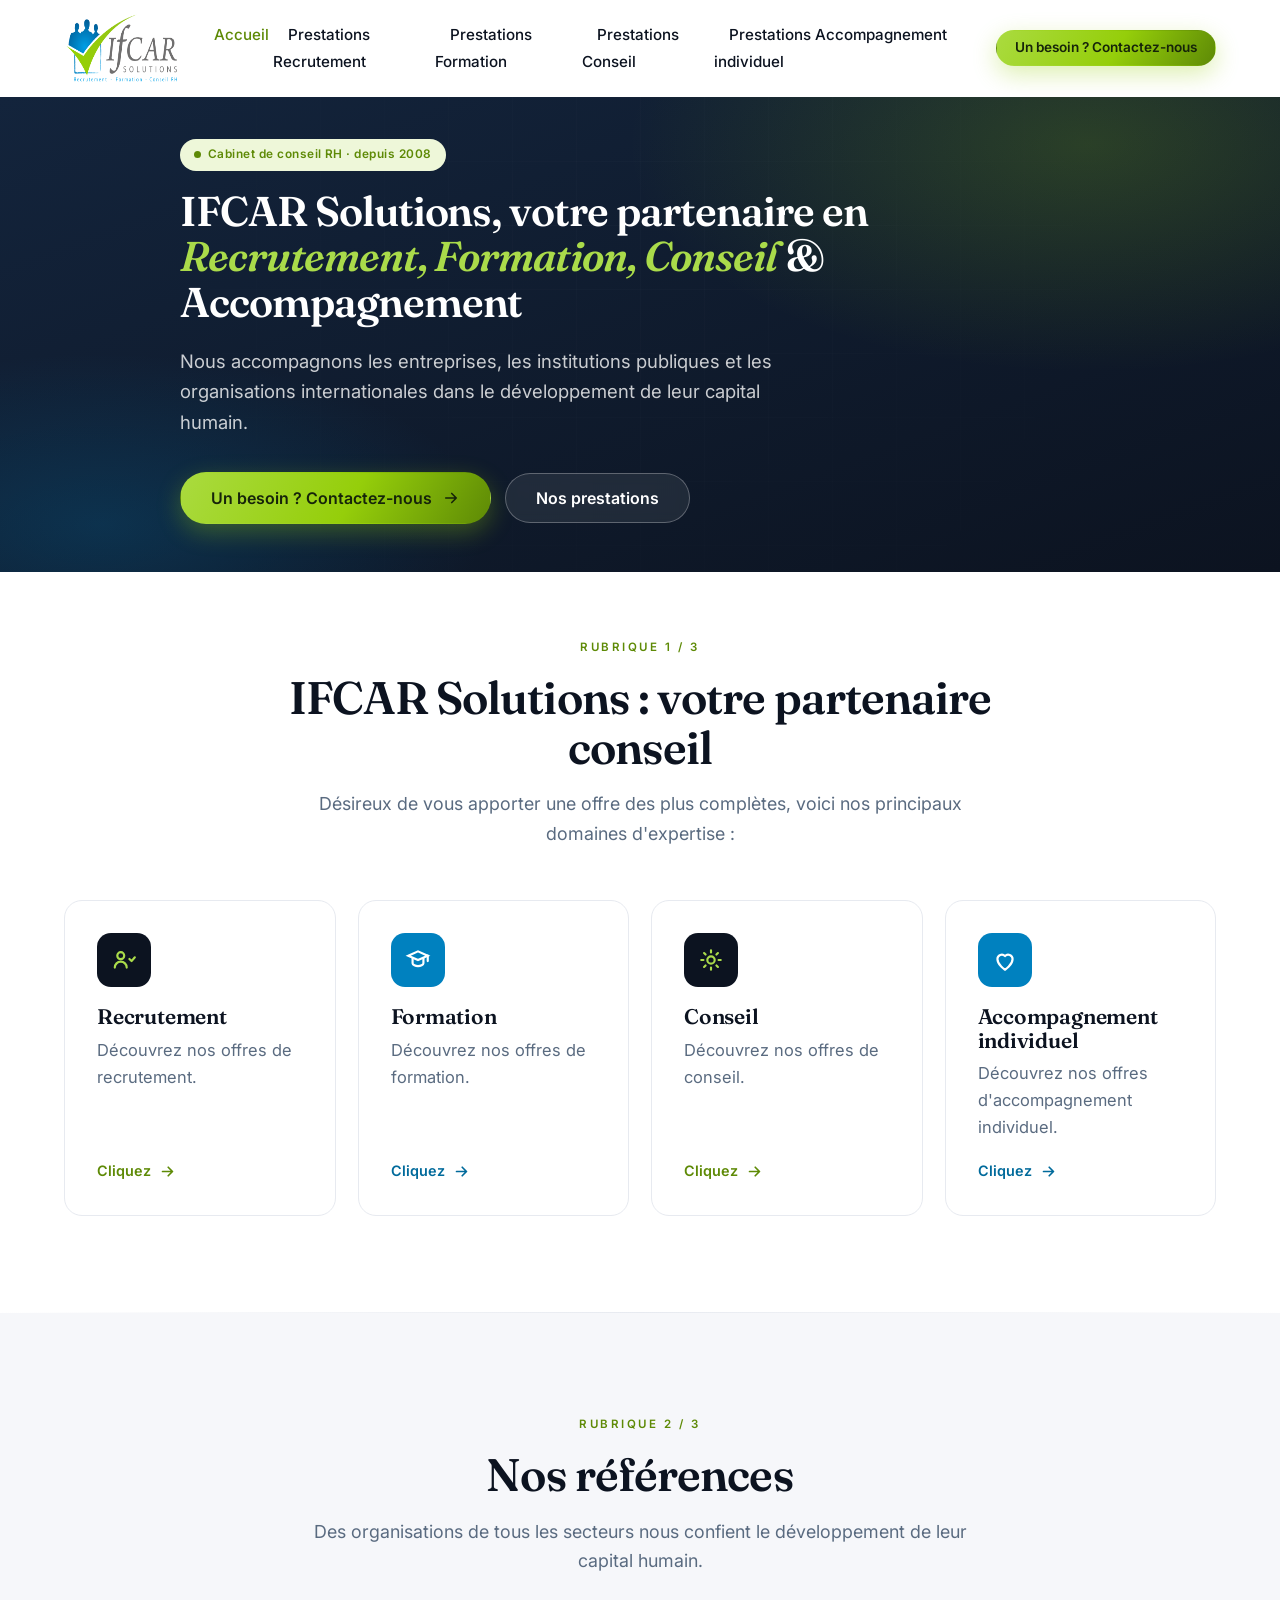
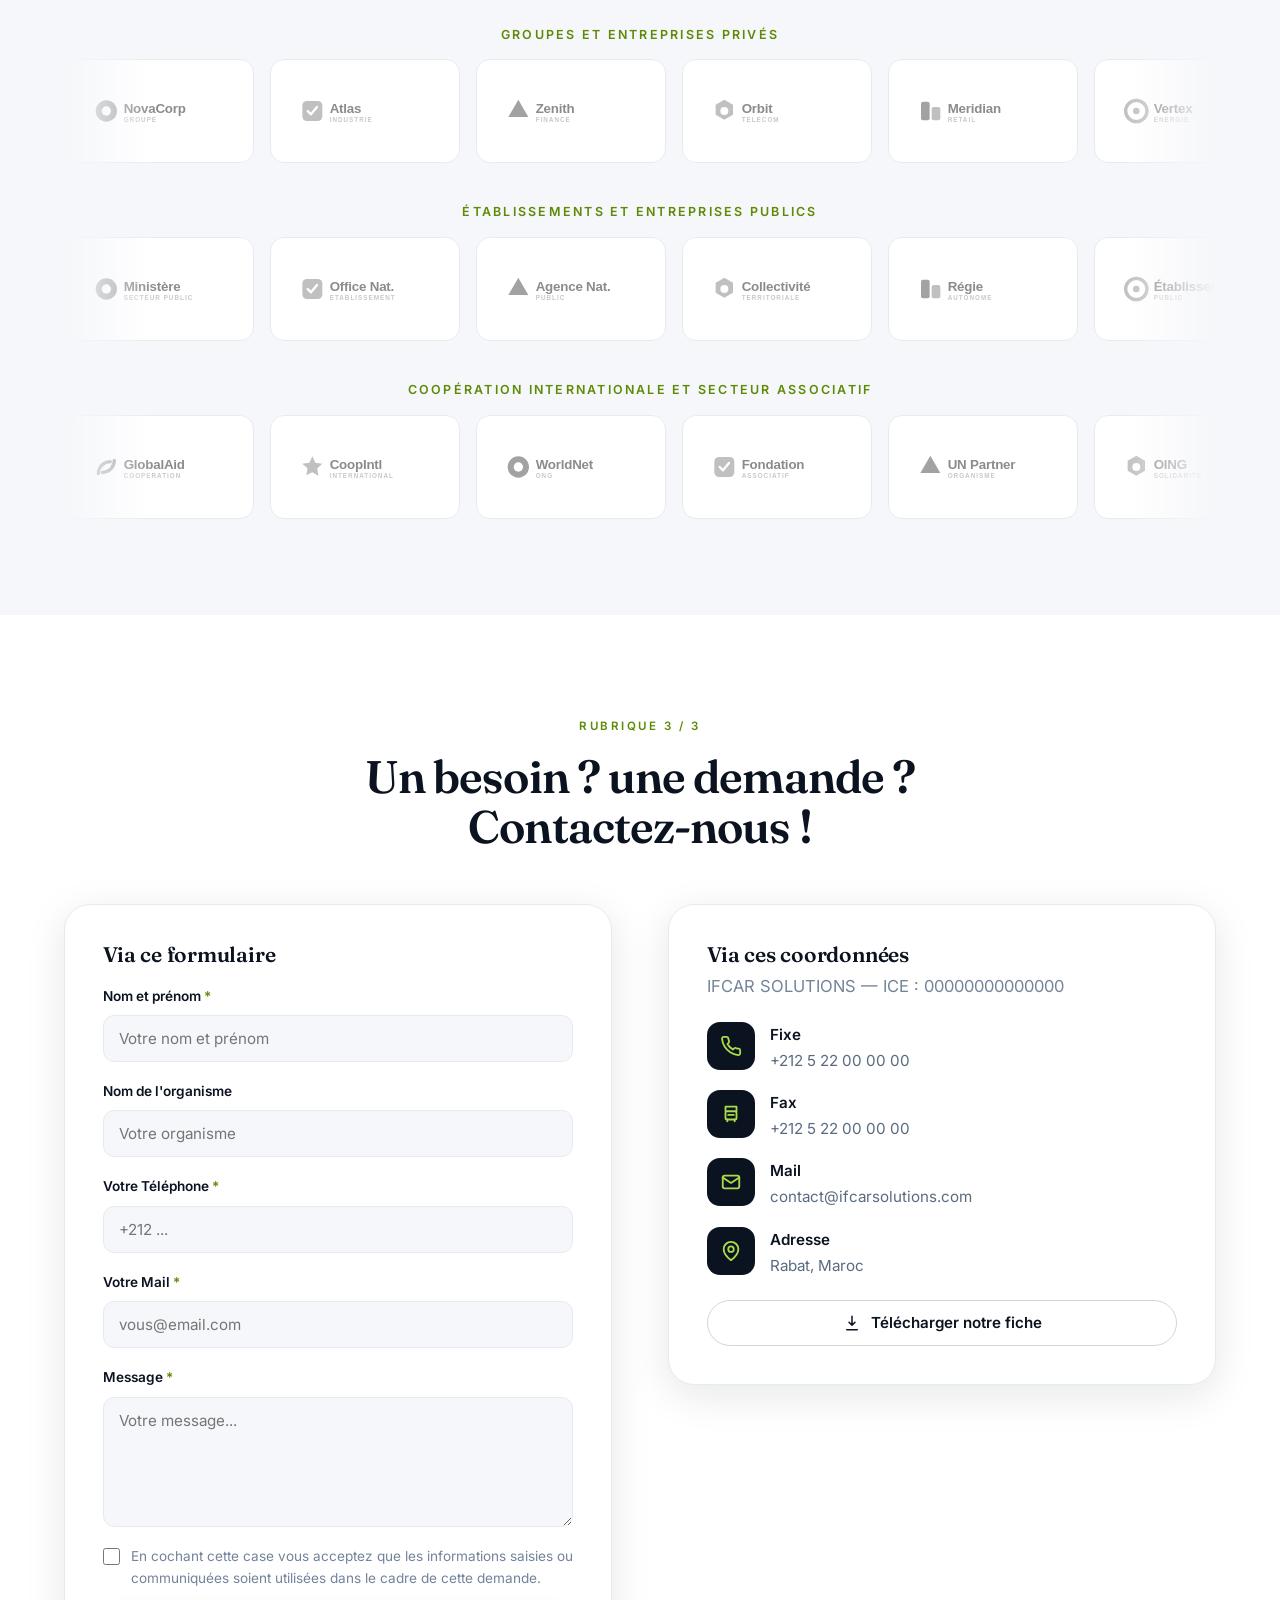
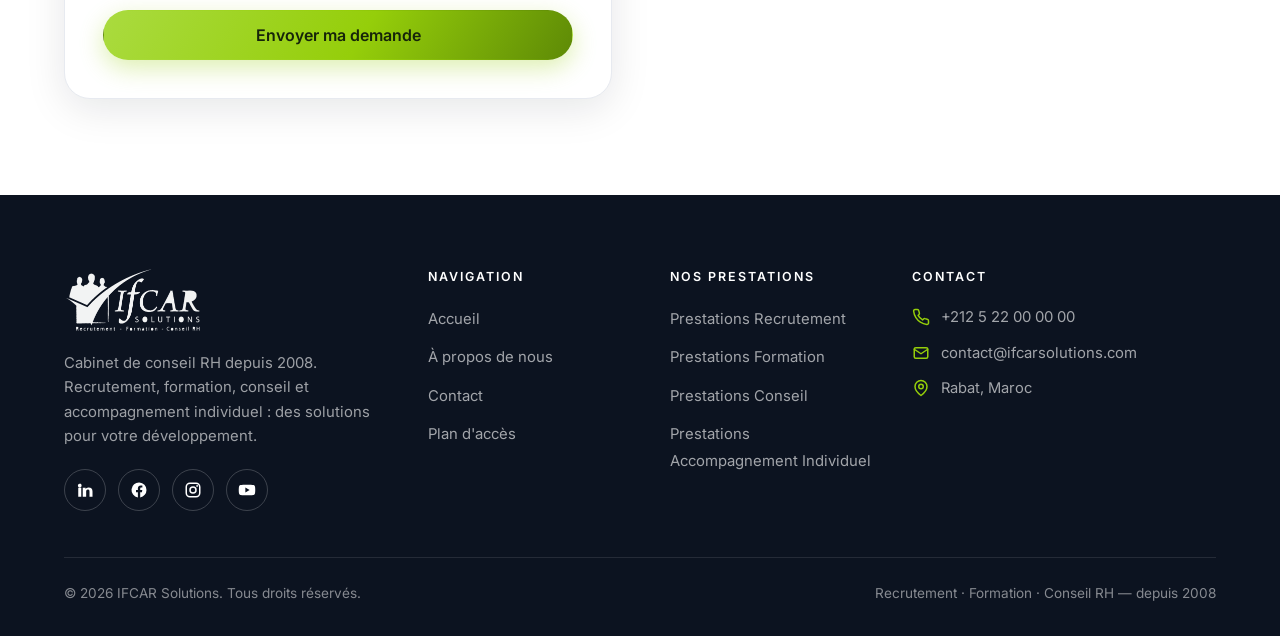
<file: index.html>
<!DOCTYPE html>
<html lang="fr">
<head>
<meta charset="UTF-8" />
<meta name="viewport" content="width=device-width, initial-scale=1.0" />
<title>IFCAR Solutions — Recrutement, Formation, Conseil & Accompagnement RH</title>
<meta name="description" content="IFCAR Solutions, cabinet de conseil RH depuis 2008 : recrutement, formation, conseil et accompagnement individuel. Votre partenaire pour le développement des compétences et des organisations." />
<meta name="theme-color" content="#0c1320" />
<link rel="icon" type="image/png" sizes="32x32" href="assets/img/favicon-32.png" />
<link rel="apple-touch-icon" href="assets/img/favicon.png" />
<link rel="preconnect" href="https://fonts.googleapis.com" />
<link rel="preconnect" href="https://fonts.gstatic.com" crossorigin />
<link href="https://fonts.googleapis.com/css2?family=Fraunces:ital,opsz,wght@0,9..144,500;0,9..144,600;1,9..144,500&family=Inter:wght@400;500;600;700&display=swap" rel="stylesheet" />
<link rel="stylesheet" href="assets/css/style.css" />
</head>
<body>
<a class="skip-link" href="#main">Aller au contenu</a>

<!-- ============ HAUT DE PAGE ============ -->
<header class="site-header">
  <div class="container nav">
    <a href="index.html" class="brand" aria-label="IFCAR Solutions — accueil"><img src="assets/img/logo.png" alt="IFCAR Solutions — Recrutement, Formation, Conseil RH" /></a>
    <nav class="nav-desktop" aria-label="Navigation principale">
      <ul class="nav-list">
        <li class="nav-item"><a href="index.html" class="nav-link" data-page="index.html">Accueil</a></li>
        <li class="nav-item"><a href="recrutement.html" target="_blank" rel="noopener" class="nav-link" data-page="recrutement.html">Prestations Recrutement</a></li>
        <li class="nav-item"><a href="formation.html" target="_blank" rel="noopener" class="nav-link" data-page="formation.html">Prestations Formation</a></li>
        <li class="nav-item"><a href="conseil.html" target="_blank" rel="noopener" class="nav-link" data-page="conseil.html">Prestations Conseil</a></li>
        <li class="nav-item"><a href="accompagnement.html" target="_blank" rel="noopener" class="nav-link" data-page="accompagnement.html">Prestations Accompagnement individuel</a></li>
      </ul>
    </nav>
    <div class="nav-actions">
      <a href="contact.html" target="_blank" rel="noopener" class="btn btn--gold btn--sm nav-contact">Un besoin ? Contactez-nous</a>
      <button class="burger" aria-label="Ouvrir le menu" aria-expanded="false" aria-controls="mobileNav"><span></span><span></span><span></span></button>
    </div>
  </div>
</header>

<div class="mobile-nav" id="mobileNav" aria-hidden="true">
  <nav class="mobile-nav__inner" aria-label="Navigation mobile">
    <a href="index.html" class="m-link" data-page="index.html">Accueil <svg viewBox="0 0 24 24" fill="none" stroke="currentColor" stroke-width="2"><path d="m9 6 6 6-6 6" stroke-linecap="round" stroke-linejoin="round"/></svg></a>
    <a href="recrutement.html" target="_blank" rel="noopener" class="m-link" data-page="recrutement.html">Prestations Recrutement <svg viewBox="0 0 24 24" fill="none" stroke="currentColor" stroke-width="2"><path d="m9 6 6 6-6 6" stroke-linecap="round" stroke-linejoin="round"/></svg></a>
    <a href="formation.html" target="_blank" rel="noopener" class="m-link" data-page="formation.html">Prestations Formation <svg viewBox="0 0 24 24" fill="none" stroke="currentColor" stroke-width="2"><path d="m9 6 6 6-6 6" stroke-linecap="round" stroke-linejoin="round"/></svg></a>
    <a href="conseil.html" target="_blank" rel="noopener" class="m-link" data-page="conseil.html">Prestations Conseil <svg viewBox="0 0 24 24" fill="none" stroke="currentColor" stroke-width="2"><path d="m9 6 6 6-6 6" stroke-linecap="round" stroke-linejoin="round"/></svg></a>
    <a href="accompagnement.html" target="_blank" rel="noopener" class="m-link" data-page="accompagnement.html">Prestations Accompagnement individuel <svg viewBox="0 0 24 24" fill="none" stroke="currentColor" stroke-width="2"><path d="m9 6 6 6-6 6" stroke-linecap="round" stroke-linejoin="round"/></svg></a>
    <a href="contact.html" target="_blank" rel="noopener" class="m-link" data-page="contact.html">Contact <svg viewBox="0 0 24 24" fill="none" stroke="currentColor" stroke-width="2"><path d="m9 6 6 6-6 6" stroke-linecap="round" stroke-linejoin="round"/></svg></a>
    <div class="mobile-nav__cta">
      <a href="contact.html" target="_blank" rel="noopener" class="btn btn--gold btn--lg">Un besoin ? Contactez-nous</a>
    </div>
    <div class="mobile-nav__foot">
      <div class="socials">
        <a href="#" aria-label="LinkedIn"><svg viewBox="0 0 24 24" fill="currentColor"><path d="M4.98 3.5A2.5 2.5 0 1 1 5 8.5a2.5 2.5 0 0 1-.02-5zM3 9h4v12H3zM9 9h3.8v1.7h.05c.53-1 1.83-2.05 3.77-2.05C20.5 8.65 22 10.8 22 14v7h-4v-6.2c0-1.5-.03-3.4-2.07-3.4-2.07 0-2.39 1.62-2.39 3.3V21H9z"/></svg></a>
        <a href="#" aria-label="Facebook"><svg viewBox="0 0 24 24" fill="currentColor"><path d="M22 12a10 10 0 1 0-11.5 9.9v-7H8v-2.9h2.5V9.8c0-2.5 1.5-3.9 3.8-3.9 1.1 0 2.2.2 2.2.2v2.5h-1.3c-1.2 0-1.6.8-1.6 1.6v1.8h2.8l-.45 2.9h-2.35v7A10 10 0 0 0 22 12z"/></svg></a>
        <a href="#" aria-label="Instagram"><svg viewBox="0 0 24 24" fill="none" stroke="currentColor" stroke-width="2"><rect x="3" y="3" width="18" height="18" rx="5"/><circle cx="12" cy="12" r="4"/><circle cx="17.5" cy="6.5" r="1.2" fill="currentColor" stroke="none"/></svg></a>
        <a href="#" aria-label="YouTube"><svg viewBox="0 0 24 24" fill="currentColor"><path d="M23 12s0-3.3-.4-4.8a2.5 2.5 0 0 0-1.8-1.8C19.3 5 12 5 12 5s-7.3 0-8.8.4a2.5 2.5 0 0 0-1.8 1.8C1 8.7 1 12 1 12s0 3.3.4 4.8a2.5 2.5 0 0 0 1.8 1.8C4.7 19 12 19 12 19s7.3 0 8.8-.4a2.5 2.5 0 0 0 1.8-1.8C23 15.3 23 12 23 12zM9.8 15.3V8.7l5.7 3.3z"/></svg></a>
      </div>
      <div class="m-contact">
        <a href="tel:+212522000000"><svg viewBox="0 0 24 24" fill="none" stroke="currentColor" stroke-width="2"><path d="M22 16.9v3a2 2 0 0 1-2.2 2 19.8 19.8 0 0 1-8.6-3 19.5 19.5 0 0 1-6-6 19.8 19.8 0 0 1-3-8.6A2 2 0 0 1 4.1 2h3a2 2 0 0 1 2 1.7c.1 1 .4 1.9.7 2.8a2 2 0 0 1-.5 2.1L8.1 9.9a16 16 0 0 0 6 6l1.3-1.3a2 2 0 0 1 2.1-.4c.9.3 1.8.6 2.8.7a2 2 0 0 1 1.7 2z" stroke-linecap="round" stroke-linejoin="round"/></svg>+212 5 22 00 00 00</a>
        <a href="mailto:contact@ifcarsolutions.com"><svg viewBox="0 0 24 24" fill="none" stroke="currentColor" stroke-width="2"><rect x="3" y="5" width="18" height="14" rx="2"/><path d="m3 7 9 6 9-6" stroke-linecap="round" stroke-linejoin="round"/></svg>contact@ifcarsolutions.com</a>
      </div>
    </div>
  </nav>
</div>

<main id="main">

<!-- ============ INTRODUCTION ============ -->
<section class="hero">
  <div class="container hero__inner hero__inner--simple">
    <div class="reveal hero__content">
      <span class="pill"><span class="dot"></span>Cabinet de conseil RH · depuis 2008</span>
      <h1 class="mt-s">IFCAR Solutions, votre partenaire en <span class="accent">Recrutement, Formation, Conseil</span> & Accompagnement</h1>
      <p>Nous accompagnons les entreprises, les institutions publiques et les organisations internationales dans le développement de leur capital humain.</p>
      <div class="btn-row">
        <a href="contact.html" target="_blank" rel="noopener" class="btn btn--gold btn--lg">Un besoin ? Contactez-nous
          <svg viewBox="0 0 24 24" fill="none" stroke="currentColor" stroke-width="2.2"><path d="M5 12h14M13 6l6 6-6 6" stroke-linecap="round" stroke-linejoin="round"/></svg>
        </a>
        <a href="#metiers" class="btn btn--ghost-light btn--lg">Nos prestations</a>
      </div>
    </div>
  </div>
</section>

<!-- ============ RUBRIQUE 1/3 — PARTENAIRE CONSEIL ============ -->
<section class="section" id="metiers">
  <div class="container">
    <div class="section-head center reveal">
      <span class="eyebrow eyebrow--center">Rubrique 1 / 3</span>
      <h2>IFCAR Solutions : votre partenaire conseil</h2>
      <p class="lead">Désireux de vous apporter une offre des plus complètes, voici nos principaux domaines d'expertise :</p>
    </div>
    <div class="bento">
      <a href="recrutement.html" target="_blank" rel="noopener" class="b col-3 reveal" data-d="1">
        <div class="ic"><svg viewBox="0 0 24 24" fill="none" stroke="currentColor" stroke-width="2"><circle cx="9" cy="8" r="3.2"/><path d="M3.5 19a5.5 5.5 0 0 1 11 0M17 11l2 2 3-3.5" stroke-linecap="round" stroke-linejoin="round"/></svg></div>
        <h3>Recrutement</h3>
        <p>Découvrez nos offres de recrutement.</p>
        <span class="more">Cliquez <svg viewBox="0 0 24 24" fill="none" stroke="currentColor" stroke-width="2.4"><path d="M5 12h14M13 6l6 6-6 6" stroke-linecap="round" stroke-linejoin="round"/></svg></span>
      </a>
      <a href="formation.html" target="_blank" rel="noopener" class="b col-3 is-blue reveal" data-d="2">
        <div class="ic"><svg viewBox="0 0 24 24" fill="none" stroke="currentColor" stroke-width="2"><path d="M3 8l9-4 9 4-9 4-9-4z"/><path d="M7 10.5V15c0 1.5 2.7 2.6 5 2.6s5-1.1 5-2.6v-4.5M21 8v5" stroke-linecap="round" stroke-linejoin="round"/></svg></div>
        <h3>Formation</h3>
        <p>Découvrez nos offres de formation.</p>
        <span class="more">Cliquez <svg viewBox="0 0 24 24" fill="none" stroke="currentColor" stroke-width="2.4"><path d="M5 12h14M13 6l6 6-6 6" stroke-linecap="round" stroke-linejoin="round"/></svg></span>
      </a>
      <a href="conseil.html" target="_blank" rel="noopener" class="b col-3 reveal" data-d="3">
        <div class="ic"><svg viewBox="0 0 24 24" fill="none" stroke="currentColor" stroke-width="2"><path d="M12 3v2M12 19v2M3 12h2M19 12h2M5.6 5.6l1.4 1.4M17 17l1.4 1.4M18.4 5.6 17 7M7 17l-1.4 1.4" stroke-linecap="round"/><circle cx="12" cy="12" r="3.4"/></svg></div>
        <h3>Conseil</h3>
        <p>Découvrez nos offres de conseil.</p>
        <span class="more">Cliquez <svg viewBox="0 0 24 24" fill="none" stroke="currentColor" stroke-width="2.4"><path d="M5 12h14M13 6l6 6-6 6" stroke-linecap="round" stroke-linejoin="round"/></svg></span>
      </a>
      <a href="accompagnement.html" target="_blank" rel="noopener" class="b col-3 is-blue reveal" data-d="4">
        <div class="ic"><svg viewBox="0 0 24 24" fill="none" stroke="currentColor" stroke-width="2"><path d="M12 21s-7-4.5-7-10a4 4 0 0 1 7-2.6A4 4 0 0 1 19 11c0 5.5-7 10-7 10z" stroke-linecap="round" stroke-linejoin="round"/></svg></div>
        <h3>Accompagnement individuel</h3>
        <p>Découvrez nos offres d'accompagnement individuel.</p>
        <span class="more">Cliquez <svg viewBox="0 0 24 24" fill="none" stroke="currentColor" stroke-width="2.4"><path d="M5 12h14M13 6l6 6-6 6" stroke-linecap="round" stroke-linejoin="round"/></svg></span>
      </a>
    </div>
  </div>
</section>

<hr class="divider-img" />

<!-- ============ RUBRIQUE 2/3 — RÉFÉRENCES ============ -->
<section class="section section--soft" id="references">
  <div class="container">
    <div class="section-head center reveal">
      <span class="eyebrow eyebrow--center">Rubrique 2 / 3</span>
      <h2>Nos références</h2>
      <p class="lead">Des organisations de tous les secteurs nous confient le développement de leur capital humain.</p>
    </div>

    <div class="ref-group reveal">
      <h4>Groupes et entreprises privés</h4>
      <div class="marquee" data-dir="left" style="--dur:38s">
        <div class="marquee__track">
          <div class="marquee__group">
            <div class="client-logo"><img src="assets/img/clients/prive-1.svg" alt="Client privé" loading="lazy" /></div>
            <div class="client-logo"><img src="assets/img/clients/prive-2.svg" alt="Client privé" loading="lazy" /></div>
            <div class="client-logo"><img src="assets/img/clients/prive-3.svg" alt="Client privé" loading="lazy" /></div>
            <div class="client-logo"><img src="assets/img/clients/prive-4.svg" alt="Client privé" loading="lazy" /></div>
            <div class="client-logo"><img src="assets/img/clients/prive-5.svg" alt="Client privé" loading="lazy" /></div>
            <div class="client-logo"><img src="assets/img/clients/prive-6.svg" alt="Client privé" loading="lazy" /></div>
            <div class="client-logo"><img src="assets/img/clients/prive-7.svg" alt="Client privé" loading="lazy" /></div>
            <div class="client-logo"><img src="assets/img/clients/prive-8.svg" alt="Client privé" loading="lazy" /></div>
          </div>
          <div class="marquee__group" aria-hidden="true">
            <div class="client-logo"><img src="assets/img/clients/prive-1.svg" alt="" /></div>
            <div class="client-logo"><img src="assets/img/clients/prive-2.svg" alt="" /></div>
            <div class="client-logo"><img src="assets/img/clients/prive-3.svg" alt="" /></div>
            <div class="client-logo"><img src="assets/img/clients/prive-4.svg" alt="" /></div>
            <div class="client-logo"><img src="assets/img/clients/prive-5.svg" alt="" /></div>
            <div class="client-logo"><img src="assets/img/clients/prive-6.svg" alt="" /></div>
            <div class="client-logo"><img src="assets/img/clients/prive-7.svg" alt="" /></div>
            <div class="client-logo"><img src="assets/img/clients/prive-8.svg" alt="" /></div>
          </div>
        </div>
      </div>
    </div>

    <div class="ref-group reveal" data-d="2">
      <h4>Établissements et entreprises publics</h4>
      <div class="marquee" data-dir="right" style="--dur:32s">
        <div class="marquee__track">
          <div class="marquee__group">
            <div class="client-logo"><img src="assets/img/clients/public-1.svg" alt="Établissement public" loading="lazy" /></div>
            <div class="client-logo"><img src="assets/img/clients/public-2.svg" alt="Établissement public" loading="lazy" /></div>
            <div class="client-logo"><img src="assets/img/clients/public-3.svg" alt="Établissement public" loading="lazy" /></div>
            <div class="client-logo"><img src="assets/img/clients/public-4.svg" alt="Établissement public" loading="lazy" /></div>
            <div class="client-logo"><img src="assets/img/clients/public-5.svg" alt="Établissement public" loading="lazy" /></div>
            <div class="client-logo"><img src="assets/img/clients/public-6.svg" alt="Établissement public" loading="lazy" /></div>
          </div>
          <div class="marquee__group" aria-hidden="true">
            <div class="client-logo"><img src="assets/img/clients/public-1.svg" alt="" /></div>
            <div class="client-logo"><img src="assets/img/clients/public-2.svg" alt="" /></div>
            <div class="client-logo"><img src="assets/img/clients/public-3.svg" alt="" /></div>
            <div class="client-logo"><img src="assets/img/clients/public-4.svg" alt="" /></div>
            <div class="client-logo"><img src="assets/img/clients/public-5.svg" alt="" /></div>
            <div class="client-logo"><img src="assets/img/clients/public-6.svg" alt="" /></div>
          </div>
        </div>
      </div>
    </div>

    <div class="ref-group reveal" data-d="3">
      <h4>Coopération internationale et secteur associatif</h4>
      <div class="marquee" data-dir="left" style="--dur:34s">
        <div class="marquee__track">
          <div class="marquee__group">
            <div class="client-logo"><img src="assets/img/clients/intl-1.svg" alt="Coopération internationale" loading="lazy" /></div>
            <div class="client-logo"><img src="assets/img/clients/intl-2.svg" alt="Coopération internationale" loading="lazy" /></div>
            <div class="client-logo"><img src="assets/img/clients/intl-3.svg" alt="Coopération internationale" loading="lazy" /></div>
            <div class="client-logo"><img src="assets/img/clients/intl-4.svg" alt="Coopération internationale" loading="lazy" /></div>
            <div class="client-logo"><img src="assets/img/clients/intl-5.svg" alt="Coopération internationale" loading="lazy" /></div>
            <div class="client-logo"><img src="assets/img/clients/intl-6.svg" alt="Coopération internationale" loading="lazy" /></div>
          </div>
          <div class="marquee__group" aria-hidden="true">
            <div class="client-logo"><img src="assets/img/clients/intl-1.svg" alt="" /></div>
            <div class="client-logo"><img src="assets/img/clients/intl-2.svg" alt="" /></div>
            <div class="client-logo"><img src="assets/img/clients/intl-3.svg" alt="" /></div>
            <div class="client-logo"><img src="assets/img/clients/intl-4.svg" alt="" /></div>
            <div class="client-logo"><img src="assets/img/clients/intl-5.svg" alt="" /></div>
            <div class="client-logo"><img src="assets/img/clients/intl-6.svg" alt="" /></div>
          </div>
        </div>
      </div>
    </div>
  </div>
</section>

<!-- ============ RUBRIQUE 3/3 — CONTACT ============ -->
<section class="section" id="contact-rapide">
  <div class="container">
    <div class="section-head center reveal">
      <span class="eyebrow eyebrow--center">Rubrique 3 / 3</span>
      <h2>Un besoin ? une demande ? Contactez-nous !</h2>
    </div>
    <div class="split" style="align-items:start">
      <div class="reveal">
        <form class="form-card" data-demo>
          <div class="form-msg" role="status"></div>
          <h3 style="margin-bottom:18px">Via ce formulaire</h3>
          <div class="field"><label>Nom et prénom <span class="req">*</span></label><input type="text" name="nom" required placeholder="Votre nom et prénom" /></div>
          <div class="field"><label>Nom de l'organisme</label><input type="text" name="organisme" placeholder="Votre organisme" /></div>
          <div class="field"><label>Votre Téléphone <span class="req">*</span></label><input type="tel" name="tel" required placeholder="+212 ..." /></div>
          <div class="field"><label>Votre Mail <span class="req">*</span></label><input type="email" name="email" required placeholder="vous@email.com" /></div>
          <div class="field"><label>Message <span class="req">*</span></label><textarea name="message" required placeholder="Votre message..."></textarea></div>
          <label class="consent"><input type="checkbox" required /><span>En cochant cette case vous acceptez que les informations saisies ou communiquées soient utilisées dans le cadre de cette demande.</span></label>
          <button type="submit" class="btn btn--gold btn--lg" style="width:100%">Envoyer ma demande</button>
        </form>
      </div>
      <div class="reveal" data-d="2">
        <div class="form-card">
          <h3 style="margin-bottom:6px">Via ces coordonnées</h3>
          <p class="muted" style="margin-bottom:22px">IFCAR SOLUTIONS — ICE : 00000000000000</p>
          <div class="info-list">
            <div class="info-item"><div class="ic"><svg viewBox="0 0 24 24" fill="none" stroke="currentColor" stroke-width="2"><path d="M22 16.9v3a2 2 0 0 1-2.2 2 19.8 19.8 0 0 1-8.6-3 19.5 19.5 0 0 1-6-6 19.8 19.8 0 0 1-3-8.6A2 2 0 0 1 4.1 2h3a2 2 0 0 1 2 1.7c.1 1 .4 1.9.7 2.8a2 2 0 0 1-.5 2.1L8.1 9.9a16 16 0 0 0 6 6l1.3-1.3a2 2 0 0 1 2.1-.4c.9.3 1.8.6 2.8.7a2 2 0 0 1 1.7 2z" stroke-linecap="round" stroke-linejoin="round"/></svg></div><div><strong>Fixe</strong><a href="tel:+212522000000">+212 5 22 00 00 00</a></div></div>
            <div class="info-item"><div class="ic"><svg viewBox="0 0 24 24" fill="none" stroke="currentColor" stroke-width="2"><rect x="6" y="9" width="12" height="9" rx="1.5"/><path d="M6 9V4h12v5M8 18v2m8-2v2M9 13h6" stroke-linecap="round" stroke-linejoin="round"/></svg></div><div><strong>Fax</strong><span>+212 5 22 00 00 00</span></div></div>
            <div class="info-item"><div class="ic"><svg viewBox="0 0 24 24" fill="none" stroke="currentColor" stroke-width="2"><rect x="3" y="5" width="18" height="14" rx="2"/><path d="m3 7 9 6 9-6" stroke-linecap="round" stroke-linejoin="round"/></svg></div><div><strong>Mail</strong><a href="mailto:contact@ifcarsolutions.com">contact@ifcarsolutions.com</a></div></div>
            <div class="info-item"><div class="ic"><svg viewBox="0 0 24 24" fill="none" stroke="currentColor" stroke-width="2"><path d="M20 10c0 6-8 12-8 12s-8-6-8-12a8 8 0 0 1 16 0z" stroke-linecap="round" stroke-linejoin="round"/><circle cx="12" cy="10" r="3"/></svg></div><div><strong>Adresse</strong><span>Rabat, Maroc</span></div></div>
          </div>
          <a href="#" class="btn btn--outline mt" style="width:100%"><svg viewBox="0 0 24 24" fill="none" stroke="currentColor" stroke-width="2"><path d="M12 3v12m0 0 4-4m-4 4-4-4M5 21h14" stroke-linecap="round" stroke-linejoin="round"/></svg>Télécharger notre fiche</a>
        </div>
      </div>
    </div>
  </div>
</section>

</main>

<!-- ============ BAS DE PAGE ============ -->
<footer class="footer">
  <div class="container">
    <div class="footer__grid">
      <div class="footer__brand">
        <img src="assets/img/logo.png" alt="IFCAR Solutions" />
        <p>Cabinet de conseil RH depuis 2008. Recrutement, formation, conseil et accompagnement individuel : des solutions pour votre développement.</p>
        <div class="socials">
          <a href="#" aria-label="LinkedIn"><svg viewBox="0 0 24 24" fill="currentColor"><path d="M4.98 3.5A2.5 2.5 0 1 1 5 8.5a2.5 2.5 0 0 1-.02-5zM3 9h4v12H3zM9 9h3.8v1.7h.05c.53-1 1.83-2.05 3.77-2.05C20.5 8.65 22 10.8 22 14v7h-4v-6.2c0-1.5-.03-3.4-2.07-3.4-2.07 0-2.39 1.62-2.39 3.3V21H9z"/></svg></a>
          <a href="#" aria-label="Facebook"><svg viewBox="0 0 24 24" fill="currentColor"><path d="M22 12a10 10 0 1 0-11.5 9.9v-7H8v-2.9h2.5V9.8c0-2.5 1.5-3.9 3.8-3.9 1.1 0 2.2.2 2.2.2v2.5h-1.3c-1.2 0-1.6.8-1.6 1.6v1.8h2.8l-.45 2.9h-2.35v7A10 10 0 0 0 22 12z"/></svg></a>
          <a href="#" aria-label="Instagram"><svg viewBox="0 0 24 24" fill="none" stroke="currentColor" stroke-width="2"><rect x="3" y="3" width="18" height="18" rx="5"/><circle cx="12" cy="12" r="4"/><circle cx="17.5" cy="6.5" r="1.2" fill="currentColor" stroke="none"/></svg></a>
          <a href="#" aria-label="YouTube"><svg viewBox="0 0 24 24" fill="currentColor"><path d="M23 12s0-3.3-.4-4.8a2.5 2.5 0 0 0-1.8-1.8C19.3 5 12 5 12 5s-7.3 0-8.8.4a2.5 2.5 0 0 0-1.8 1.8C1 8.7 1 12 1 12s0 3.3.4 4.8a2.5 2.5 0 0 0 1.8 1.8C4.7 19 12 19 12 19s7.3 0 8.8-.4a2.5 2.5 0 0 0 1.8-1.8C23 15.3 23 12 23 12zM9.8 15.3V8.7l5.7 3.3z"/></svg></a>
        </div>
      </div>
      <div>
        <h5>Navigation</h5>
        <ul>
          <li><a href="index.html">Accueil</a></li>
          <li><a href="a-propos.html" target="_blank" rel="noopener">À propos de nous</a></li>
          <li><a href="contact.html" target="_blank" rel="noopener">Contact</a></li>
          <li><a href="contact.html#map" target="_blank" rel="noopener">Plan d'accès</a></li>
        </ul>
      </div>
      <div>
        <h5>Nos prestations</h5>
        <ul>
          <li><a href="recrutement.html" target="_blank" rel="noopener">Prestations Recrutement</a></li>
          <li><a href="formation.html" target="_blank" rel="noopener">Prestations Formation</a></li>
          <li><a href="conseil.html" target="_blank" rel="noopener">Prestations Conseil</a></li>
          <li><a href="accompagnement.html" target="_blank" rel="noopener">Prestations Accompagnement Individuel</a></li>
        </ul>
      </div>
      <div>
        <h5>Contact</h5>
        <ul class="foot-contact">
          <li><svg viewBox="0 0 24 24" fill="none" stroke="currentColor" stroke-width="2"><path d="M22 16.9v3a2 2 0 0 1-2.2 2 19.8 19.8 0 0 1-8.6-3 19.5 19.5 0 0 1-6-6 19.8 19.8 0 0 1-3-8.6A2 2 0 0 1 4.1 2h3a2 2 0 0 1 2 1.7c.1 1 .4 1.9.7 2.8a2 2 0 0 1-.5 2.1L8.1 9.9a16 16 0 0 0 6 6l1.3-1.3a2 2 0 0 1 2.1-.4c.9.3 1.8.6 2.8.7a2 2 0 0 1 1.7 2z" stroke-linecap="round" stroke-linejoin="round"/></svg><a href="tel:+212522000000">+212 5 22 00 00 00</a></li>
          <li><svg viewBox="0 0 24 24" fill="none" stroke="currentColor" stroke-width="2"><rect x="3" y="5" width="18" height="14" rx="2"/><path d="m3 7 9 6 9-6" stroke-linecap="round" stroke-linejoin="round"/></svg><a href="mailto:contact@ifcarsolutions.com">contact@ifcarsolutions.com</a></li>
          <li><svg viewBox="0 0 24 24" fill="none" stroke="currentColor" stroke-width="2"><path d="M20 10c0 6-8 12-8 12s-8-6-8-12a8 8 0 0 1 16 0z" stroke-linecap="round" stroke-linejoin="round"/><circle cx="12" cy="10" r="3"/></svg><span>Rabat, Maroc</span></li>
        </ul>
      </div>
    </div>
    <div class="footer__bottom">
      <span>© <span id="year">2026</span> IFCAR Solutions. Tous droits réservés.</span>
      <span>Recrutement · Formation · Conseil RH — depuis 2008</span>
    </div>
  </div>
</footer>

<a href="contact.html" target="_blank" rel="noopener" class="btn btn--gold float-cta">Contactez-nous</a>

<script src="assets/js/main.js"></script>
</body>
</html>
</file>
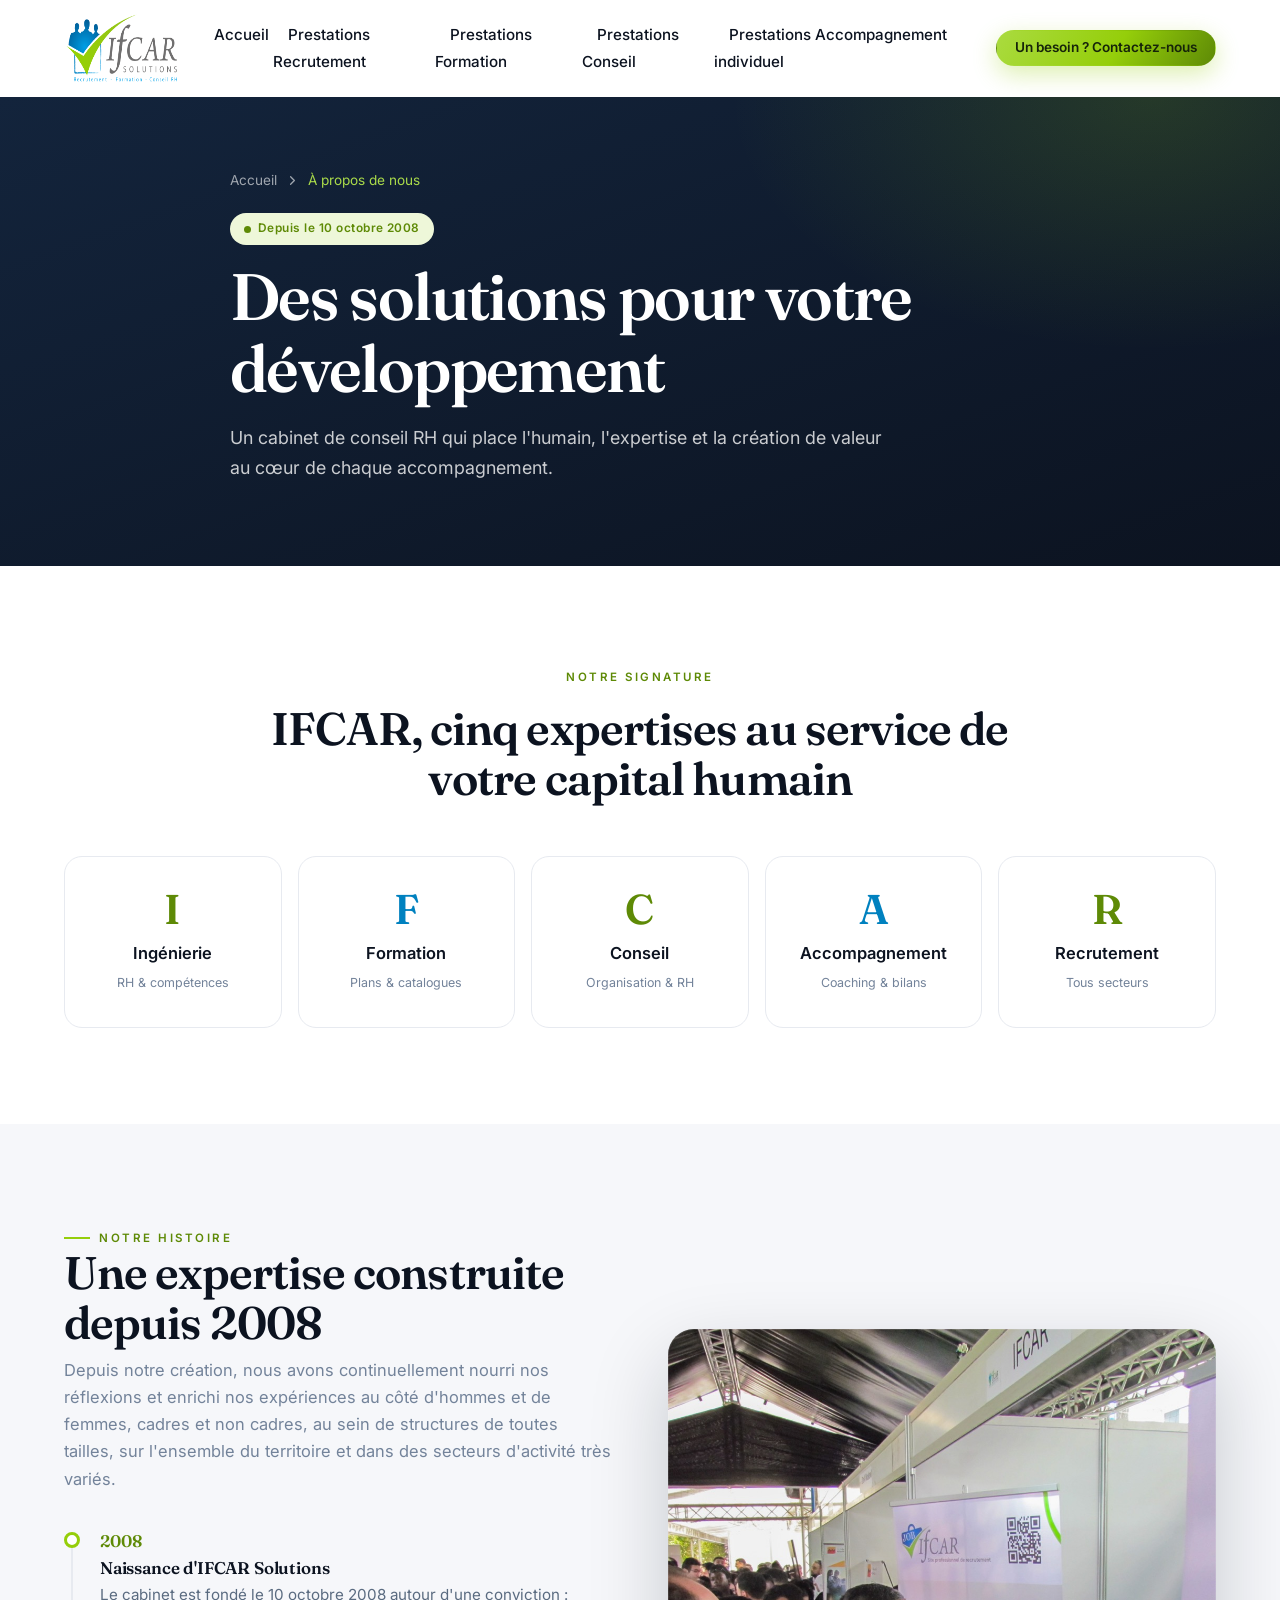
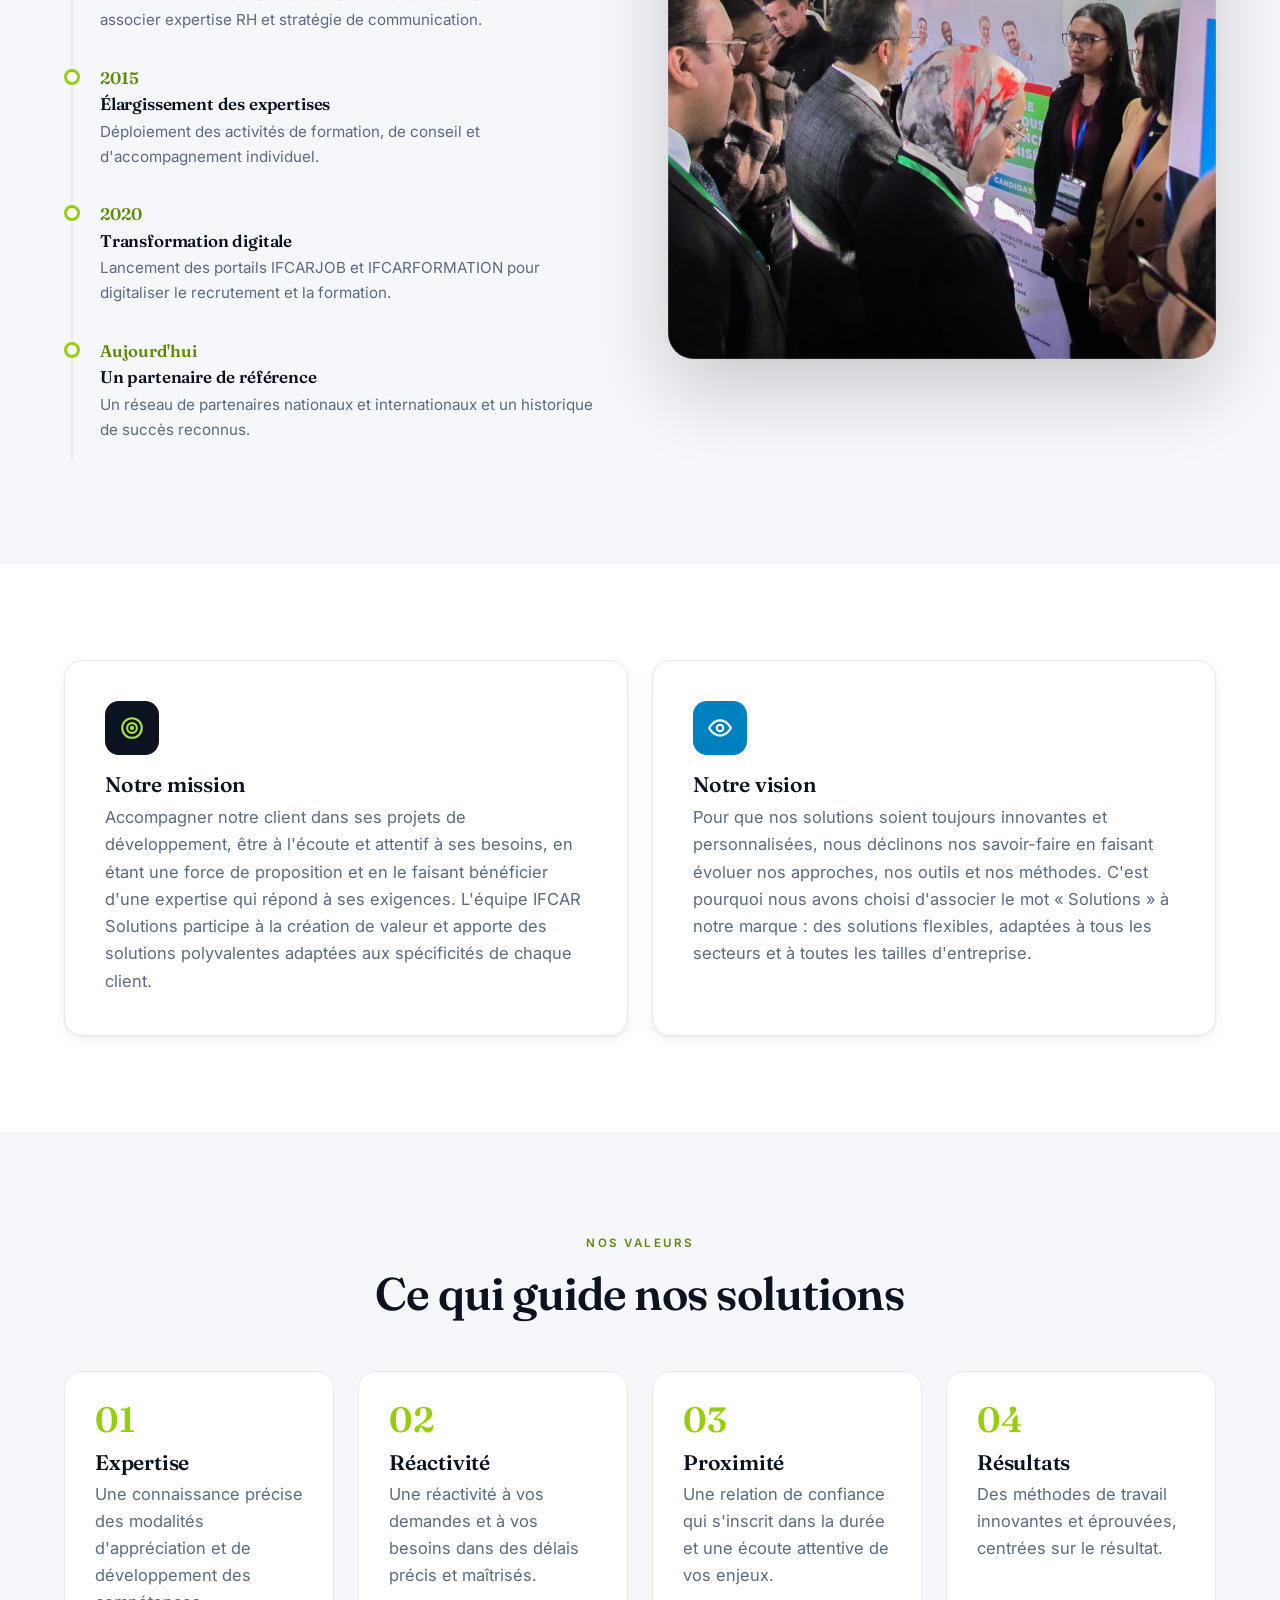
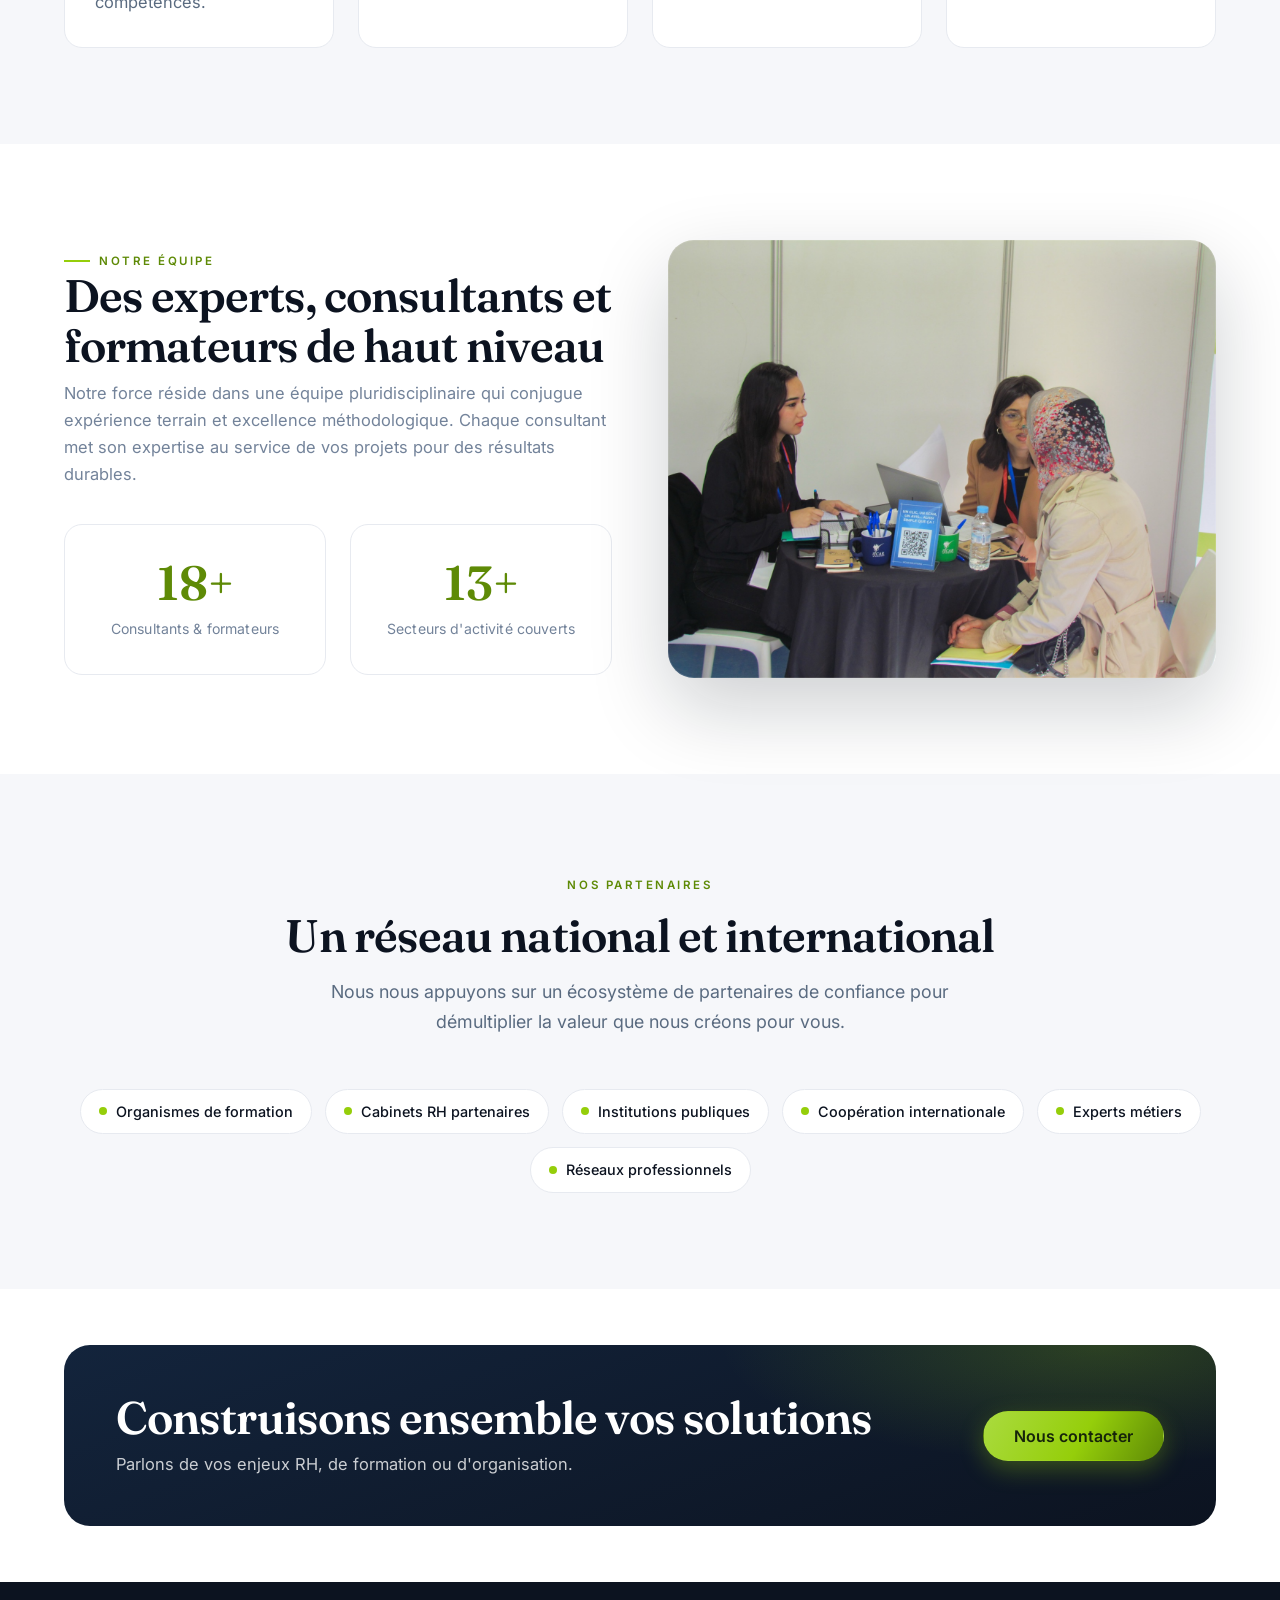
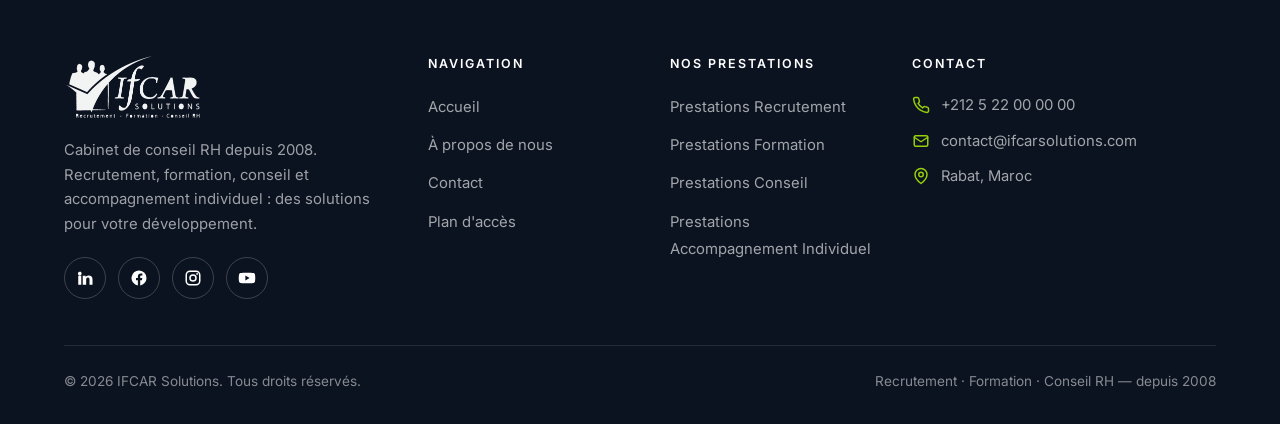
<file: a-propos.html>
<!DOCTYPE html>
<html lang="fr">
<head>
<meta charset="UTF-8" />
<meta name="viewport" content="width=device-width, initial-scale=1.0" />
<title>À propos — IFCAR Solutions | Cabinet de conseil RH depuis 2008</title>
<meta name="description" content="Découvrez IFCAR Solutions : histoire depuis 2008, mission, vision, valeurs et équipe. Cinq expertises au service de votre capital humain." />
<meta name="theme-color" content="#0c1320" />
<link rel="icon" type="image/png" sizes="32x32" href="assets/img/favicon-32.png" />
<link rel="apple-touch-icon" href="assets/img/favicon.png" />
<link rel="preconnect" href="https://fonts.googleapis.com" />
<link rel="preconnect" href="https://fonts.gstatic.com" crossorigin />
<link href="https://fonts.googleapis.com/css2?family=Fraunces:ital,opsz,wght@0,9..144,500;0,9..144,600;1,9..144,500&family=Inter:wght@400;500;600;700&display=swap" rel="stylesheet" />
<link rel="stylesheet" href="assets/css/style.css" />
</head>
<body>
<a class="skip-link" href="#main">Aller au contenu</a>

<header class="site-header">
  <div class="container nav">
    <a href="index.html" class="brand" aria-label="IFCAR Solutions — accueil"><img src="assets/img/logo.png" alt="IFCAR Solutions — Recrutement, Formation, Conseil RH" /></a>
    <nav class="nav-desktop" aria-label="Navigation principale">
      <ul class="nav-list">
        <li class="nav-item"><a href="index.html" class="nav-link" data-page="index.html">Accueil</a></li>
        <li class="nav-item"><a target="_blank" rel="noopener" href="recrutement.html" class="nav-link" data-page="recrutement.html">Prestations Recrutement</a></li>
        <li class="nav-item"><a target="_blank" rel="noopener" href="formation.html" class="nav-link" data-page="formation.html">Prestations Formation</a></li>
        <li class="nav-item"><a target="_blank" rel="noopener" href="conseil.html" class="nav-link" data-page="conseil.html">Prestations Conseil</a></li>
        <li class="nav-item"><a target="_blank" rel="noopener" href="accompagnement.html" class="nav-link" data-page="accompagnement.html">Prestations Accompagnement individuel</a></li>
      </ul>
    </nav>
    <div class="nav-actions">
      <a target="_blank" rel="noopener" href="contact.html" class="btn btn--gold btn--sm nav-contact">Un besoin ? Contactez-nous</a>
      <button class="burger" aria-label="Ouvrir le menu" aria-expanded="false" aria-controls="mobileNav"><span></span><span></span><span></span></button>
    </div>
  </div>
</header>

<div class="mobile-nav" id="mobileNav" aria-hidden="true">
  <nav class="mobile-nav__inner" aria-label="Navigation mobile">
    <a href="index.html" class="m-link" data-page="index.html">Accueil <svg viewBox="0 0 24 24" fill="none" stroke="currentColor" stroke-width="2"><path d="m9 6 6 6-6 6" stroke-linecap="round" stroke-linejoin="round"/></svg></a>
    <a target="_blank" rel="noopener" href="recrutement.html" class="m-link" data-page="recrutement.html">Prestations Recrutement <svg viewBox="0 0 24 24" fill="none" stroke="currentColor" stroke-width="2"><path d="m9 6 6 6-6 6" stroke-linecap="round" stroke-linejoin="round"/></svg></a>
    <a target="_blank" rel="noopener" href="formation.html" class="m-link" data-page="formation.html">Prestations Formation <svg viewBox="0 0 24 24" fill="none" stroke="currentColor" stroke-width="2"><path d="m9 6 6 6-6 6" stroke-linecap="round" stroke-linejoin="round"/></svg></a>
    <a target="_blank" rel="noopener" href="conseil.html" class="m-link" data-page="conseil.html">Prestations Conseil <svg viewBox="0 0 24 24" fill="none" stroke="currentColor" stroke-width="2"><path d="m9 6 6 6-6 6" stroke-linecap="round" stroke-linejoin="round"/></svg></a>
    <a target="_blank" rel="noopener" href="accompagnement.html" class="m-link" data-page="accompagnement.html">Prestations Accompagnement individuel <svg viewBox="0 0 24 24" fill="none" stroke="currentColor" stroke-width="2"><path d="m9 6 6 6-6 6" stroke-linecap="round" stroke-linejoin="round"/></svg></a>
    <a target="_blank" rel="noopener" href="contact.html" class="m-link" data-page="contact.html">Contact <svg viewBox="0 0 24 24" fill="none" stroke="currentColor" stroke-width="2"><path d="m9 6 6 6-6 6" stroke-linecap="round" stroke-linejoin="round"/></svg></a>
    <div class="mobile-nav__cta">
      <a target="_blank" rel="noopener" href="contact.html" class="btn btn--gold btn--lg">Un besoin ? Contactez-nous</a>
    </div>
    <div class="mobile-nav__foot">
      <div class="socials">
        <a href="#" aria-label="LinkedIn"><svg viewBox="0 0 24 24" fill="currentColor"><path d="M4.98 3.5A2.5 2.5 0 1 1 5 8.5a2.5 2.5 0 0 1-.02-5zM3 9h4v12H3zM9 9h3.8v1.7h.05c.53-1 1.83-2.05 3.77-2.05C20.5 8.65 22 10.8 22 14v7h-4v-6.2c0-1.5-.03-3.4-2.07-3.4-2.07 0-2.39 1.62-2.39 3.3V21H9z"/></svg></a>
        <a href="#" aria-label="Facebook"><svg viewBox="0 0 24 24" fill="currentColor"><path d="M22 12a10 10 0 1 0-11.5 9.9v-7H8v-2.9h2.5V9.8c0-2.5 1.5-3.9 3.8-3.9 1.1 0 2.2.2 2.2.2v2.5h-1.3c-1.2 0-1.6.8-1.6 1.6v1.8h2.8l-.45 2.9h-2.35v7A10 10 0 0 0 22 12z"/></svg></a>
        <a href="#" aria-label="Instagram"><svg viewBox="0 0 24 24" fill="none" stroke="currentColor" stroke-width="2"><rect x="3" y="3" width="18" height="18" rx="5"/><circle cx="12" cy="12" r="4"/><circle cx="17.5" cy="6.5" r="1.2" fill="currentColor" stroke="none"/></svg></a>
        <a href="#" aria-label="YouTube"><svg viewBox="0 0 24 24" fill="currentColor"><path d="M23 12s0-3.3-.4-4.8a2.5 2.5 0 0 0-1.8-1.8C19.3 5 12 5 12 5s-7.3 0-8.8.4a2.5 2.5 0 0 0-1.8 1.8C1 8.7 1 12 1 12s0 3.3.4 4.8a2.5 2.5 0 0 0 1.8 1.8C4.7 19 12 19 12 19s7.3 0 8.8-.4a2.5 2.5 0 0 0 1.8-1.8C23 15.3 23 12 23 12zM9.8 15.3V8.7l5.7 3.3z"/></svg></a>
      </div>
      <div class="m-contact">
        <a href="tel:+212522000000"><svg viewBox="0 0 24 24" fill="none" stroke="currentColor" stroke-width="2"><path d="M22 16.9v3a2 2 0 0 1-2.2 2 19.8 19.8 0 0 1-8.6-3 19.5 19.5 0 0 1-6-6 19.8 19.8 0 0 1-3-8.6A2 2 0 0 1 4.1 2h3a2 2 0 0 1 2 1.7c.1 1 .4 1.9.7 2.8a2 2 0 0 1-.5 2.1L8.1 9.9a16 16 0 0 0 6 6l1.3-1.3a2 2 0 0 1 2.1-.4c.9.3 1.8.6 2.8.7a2 2 0 0 1 1.7 2z" stroke-linecap="round" stroke-linejoin="round"/></svg>+212 5 22 00 00 00</a>
        <a href="mailto:contact@ifcarsolutions.com"><svg viewBox="0 0 24 24" fill="none" stroke="currentColor" stroke-width="2"><rect x="3" y="5" width="18" height="14" rx="2"/><path d="m3 7 9 6 9-6" stroke-linecap="round" stroke-linejoin="round"/></svg>contact@ifcarsolutions.com</a>
      </div>
    </div>
  </nav>
</div>

<main id="main">

<section class="page-hero">
  <div class="container page-hero__inner">
    <nav class="breadcrumb"><a href="index.html">Accueil</a><svg viewBox="0 0 24 24" fill="none" stroke="currentColor" stroke-width="2"><path d="m9 6 6 6-6 6" stroke-linecap="round" stroke-linejoin="round"/></svg><span>À propos de nous</span></nav>
    <span class="pill"><span class="dot"></span>Depuis le 10 octobre 2008</span>
    <h1 class="mt-s">Des solutions pour votre développement</h1>
    <p>Un cabinet de conseil RH qui place l'humain, l'expertise et la création de valeur au cœur de chaque accompagnement.</p>
    
  </div>
</section>

<section class="section">
  <div class="container">
    <div class="section-head center reveal">
      <span class="eyebrow eyebrow--center">Notre signature</span>
      <h2>IFCAR, cinq expertises au service de votre capital humain</h2>
    </div>
    <div class="ifcar-row">
      <div class="ifcar-cell reveal" data-d="1"><div class="letter">I</div><div class="word">Ingénierie</div><small>RH & compétences</small></div>
      <div class="ifcar-cell alt reveal" data-d="2"><div class="letter">F</div><div class="word">Formation</div><small>Plans & catalogues</small></div>
      <div class="ifcar-cell reveal" data-d="3"><div class="letter">C</div><div class="word">Conseil</div><small>Organisation & RH</small></div>
      <div class="ifcar-cell alt reveal" data-d="4"><div class="letter">A</div><div class="word">Accompagnement</div><small>Coaching & bilans</small></div>
      <div class="ifcar-cell reveal" data-d="4"><div class="letter">R</div><div class="word">Recrutement</div><small>Tous secteurs</small></div>
    </div>
  </div>
</section>

<section class="section section--soft">
  <div class="container">
    <div class="split">
      <div class="reveal">
        <span class="eyebrow">Notre histoire</span>
        <h2>Une expertise construite depuis 2008</h2>
        <p class="muted mt-s">Depuis notre création, nous avons continuellement nourri nos réflexions et enrichi nos expériences au côté d'hommes et de femmes, cadres et non cadres, au sein de structures de toutes tailles, sur l'ensemble du territoire et dans des secteurs d'activité très variés.</p>
        <div class="timeline mt-l">
          <div class="tl-item"><div class="yr">2008</div><h4>Naissance d'IFCAR Solutions</h4><p>Le cabinet est fondé le 10 octobre 2008 autour d'une conviction : associer expertise RH et stratégie de communication.</p></div>
          <div class="tl-item"><div class="yr">2015</div><h4>Élargissement des expertises</h4><p>Déploiement des activités de formation, de conseil et d'accompagnement individuel.</p></div>
          <div class="tl-item"><div class="yr">2020</div><h4>Transformation digitale</h4><p>Lancement des portails IFCARJOB et IFCARFORMATION pour digitaliser le recrutement et la formation.</p></div>
          <div class="tl-item"><div class="yr">Aujourd'hui</div><h4>Un partenaire de référence</h4><p>Un réseau de partenaires nationaux et internationaux et un historique de succès reconnus.</p></div>
        </div>
      </div>
      <div class="split__media media-frame media-frame--tall reveal" data-d="2">
        <img src="assets/img/forum-foule.jpg" alt="IFCAR Solutions présent au Forum de l'emploi" />
      </div>
    </div>
  </div>
</section>

<section class="section">
  <div class="container">
    <div class="grid g-2">
      <div class="card reveal" style="padding:40px">
        <div class="ic"><svg viewBox="0 0 24 24" fill="none" stroke="currentColor" stroke-width="2"><circle cx="12" cy="12" r="9"/><circle cx="12" cy="12" r="4.5"/><circle cx="12" cy="12" r="1" fill="currentColor"/></svg></div>
        <h3>Notre mission</h3>
        <p>Accompagner notre client dans ses projets de développement, être à l'écoute et attentif à ses besoins, en étant une force de proposition et en le faisant bénéficier d'une expertise qui répond à ses exigences. L'équipe IFCAR Solutions participe à la création de valeur et apporte des solutions polyvalentes adaptées aux spécificités de chaque client.</p>
      </div>
      <div class="card is-green reveal" data-d="2" style="padding:40px">
        <div class="ic"><svg viewBox="0 0 24 24" fill="none" stroke="currentColor" stroke-width="2"><path d="M2 12s3.5-7 10-7 10 7 10 7-3.5 7-10 7-10-7-10-7z" stroke-linecap="round" stroke-linejoin="round"/><circle cx="12" cy="12" r="3"/></svg></div>
        <h3>Notre vision</h3>
        <p>Pour que nos solutions soient toujours innovantes et personnalisées, nous déclinons nos savoir-faire en faisant évoluer nos approches, nos outils et nos méthodes. C'est pourquoi nous avons choisi d'associer le mot « Solutions » à notre marque : des solutions flexibles, adaptées à tous les secteurs et à toutes les tailles d'entreprise.</p>
      </div>
    </div>
  </div>
</section>

<section class="section section--soft">
  <div class="container">
    <div class="section-head center reveal">
      <span class="eyebrow eyebrow--center">Nos valeurs</span>
      <h2>Ce qui guide nos solutions</h2>
    </div>
    <div class="grid g-4">
      <div class="value-card reveal" data-d="1"><div class="vnum">01</div><h3>Expertise</h3><p>Une connaissance précise des modalités d'appréciation et de développement des compétences.</p></div>
      <div class="value-card reveal" data-d="2"><div class="vnum">02</div><h3>Réactivité</h3><p>Une réactivité à vos demandes et à vos besoins dans des délais précis et maîtrisés.</p></div>
      <div class="value-card reveal" data-d="3"><div class="vnum">03</div><h3>Proximité</h3><p>Une relation de confiance qui s'inscrit dans la durée et une écoute attentive de vos enjeux.</p></div>
      <div class="value-card reveal" data-d="4"><div class="vnum">04</div><h3>Résultats</h3><p>Des méthodes de travail innovantes et éprouvées, centrées sur le résultat.</p></div>
    </div>
  </div>
</section>

<section class="section">
  <div class="container">
    <div class="split reverse">
      <div class="split__media media-frame reveal"><img src="assets/img/equipe.jpg" alt="Équipe IFCAR Solutions" /></div>
      <div class="reveal" data-d="2">
        <span class="eyebrow">Notre équipe</span>
        <h2>Des experts, consultants et formateurs de haut niveau</h2>
        <p class="muted mt-s">Notre force réside dans une équipe pluridisciplinaire qui conjugue expérience terrain et excellence méthodologique. Chaque consultant met son expertise au service de vos projets pour des résultats durables.</p>
        <div class="stats mt-l" style="grid-template-columns:repeat(2,1fr)">
          <div class="stat"><div class="num"><span data-count="20" data-suffix="+">0</span></div><div class="lbl">Consultants & formateurs</div></div>
          <div class="stat"><div class="num"><span data-count="15" data-suffix="+">0</span></div><div class="lbl">Secteurs d'activité couverts</div></div>
        </div>
      </div>
    </div>
  </div>
</section>

<section class="section section--soft">
  <div class="container">
    <div class="section-head center reveal">
      <span class="eyebrow eyebrow--center">Nos partenaires</span>
      <h2>Un réseau national et international</h2>
      <p class="lead">Nous nous appuyons sur un écosystème de partenaires de confiance pour démultiplier la valeur que nous créons pour vous.</p>
    </div>
    <div class="logos reveal">
      <span class="logo-chip"><span class="dot"></span>Organismes de formation</span>
      <span class="logo-chip"><span class="dot"></span>Cabinets RH partenaires</span>
      <span class="logo-chip"><span class="dot"></span>Institutions publiques</span>
      <span class="logo-chip"><span class="dot"></span>Coopération internationale</span>
      <span class="logo-chip"><span class="dot"></span>Experts métiers</span>
      <span class="logo-chip"><span class="dot"></span>Réseaux professionnels</span>
    </div>
  </div>
</section>

<section class="section--tight">
  <div class="container">
    <div class="cta-band reveal">
      <div class="cta-band__inner">
        <div><h2>Construisons ensemble vos solutions</h2><p>Parlons de vos enjeux RH, de formation ou d'organisation.</p></div>
        <div class="btn-row"><a target="_blank" rel="noopener" href="contact.html" class="btn btn--gold btn--lg">Nous contacter</a></div>
      </div>
    </div>
  </div>
</section>

</main>

<footer class="footer">
  <div class="container">
    <div class="footer__grid">
      <div class="footer__brand">
        <img src="assets/img/logo.png" alt="IFCAR Solutions" />
        <p>Cabinet de conseil RH depuis 2008. Recrutement, formation, conseil et accompagnement individuel : des solutions pour votre développement.</p>
        <div class="socials">
          <a href="#" aria-label="LinkedIn"><svg viewBox="0 0 24 24" fill="currentColor"><path d="M4.98 3.5A2.5 2.5 0 1 1 5 8.5a2.5 2.5 0 0 1-.02-5zM3 9h4v12H3zM9 9h3.8v1.7h.05c.53-1 1.83-2.05 3.77-2.05C20.5 8.65 22 10.8 22 14v7h-4v-6.2c0-1.5-.03-3.4-2.07-3.4-2.07 0-2.39 1.62-2.39 3.3V21H9z"/></svg></a>
          <a href="#" aria-label="Facebook"><svg viewBox="0 0 24 24" fill="currentColor"><path d="M22 12a10 10 0 1 0-11.5 9.9v-7H8v-2.9h2.5V9.8c0-2.5 1.5-3.9 3.8-3.9 1.1 0 2.2.2 2.2.2v2.5h-1.3c-1.2 0-1.6.8-1.6 1.6v1.8h2.8l-.45 2.9h-2.35v7A10 10 0 0 0 22 12z"/></svg></a>
          <a href="#" aria-label="Instagram"><svg viewBox="0 0 24 24" fill="none" stroke="currentColor" stroke-width="2"><rect x="3" y="3" width="18" height="18" rx="5"/><circle cx="12" cy="12" r="4"/><circle cx="17.5" cy="6.5" r="1.2" fill="currentColor" stroke="none"/></svg></a>
          <a href="#" aria-label="YouTube"><svg viewBox="0 0 24 24" fill="currentColor"><path d="M23 12s0-3.3-.4-4.8a2.5 2.5 0 0 0-1.8-1.8C19.3 5 12 5 12 5s-7.3 0-8.8.4a2.5 2.5 0 0 0-1.8 1.8C1 8.7 1 12 1 12s0 3.3.4 4.8a2.5 2.5 0 0 0 1.8 1.8C4.7 19 12 19 12 19s7.3 0 8.8-.4a2.5 2.5 0 0 0 1.8-1.8C23 15.3 23 12 23 12zM9.8 15.3V8.7l5.7 3.3z"/></svg></a>
        </div>
      </div>
      <div><h5>Navigation</h5><ul><li><a href="index.html">Accueil</a></li><li><a target="_blank" rel="noopener" href="a-propos.html">À propos de nous</a></li><li><a target="_blank" rel="noopener" href="contact.html">Contact</a></li><li><a target="_blank" rel="noopener" href="contact.html#map">Plan d'accès</a></li></ul></div>
      <div><h5>Nos prestations</h5><ul><li><a target="_blank" rel="noopener" href="recrutement.html">Prestations Recrutement</a></li><li><a target="_blank" rel="noopener" href="formation.html">Prestations Formation</a></li><li><a target="_blank" rel="noopener" href="conseil.html">Prestations Conseil</a></li><li><a target="_blank" rel="noopener" href="accompagnement.html">Prestations Accompagnement Individuel</a></li></ul></div>
      <div>
        <h5>Contact</h5>
        <ul class="foot-contact">
          <li><svg viewBox="0 0 24 24" fill="none" stroke="currentColor" stroke-width="2"><path d="M22 16.9v3a2 2 0 0 1-2.2 2 19.8 19.8 0 0 1-8.6-3 19.5 19.5 0 0 1-6-6 19.8 19.8 0 0 1-3-8.6A2 2 0 0 1 4.1 2h3a2 2 0 0 1 2 1.7c.1 1 .4 1.9.7 2.8a2 2 0 0 1-.5 2.1L8.1 9.9a16 16 0 0 0 6 6l1.3-1.3a2 2 0 0 1 2.1-.4c.9.3 1.8.6 2.8.7a2 2 0 0 1 1.7 2z" stroke-linecap="round" stroke-linejoin="round"/></svg><a href="tel:+212522000000">+212 5 22 00 00 00</a></li>
          <li><svg viewBox="0 0 24 24" fill="none" stroke="currentColor" stroke-width="2"><rect x="3" y="5" width="18" height="14" rx="2"/><path d="m3 7 9 6 9-6" stroke-linecap="round" stroke-linejoin="round"/></svg><a href="mailto:contact@ifcarsolutions.com">contact@ifcarsolutions.com</a></li>
          <li><svg viewBox="0 0 24 24" fill="none" stroke="currentColor" stroke-width="2"><path d="M20 10c0 6-8 12-8 12s-8-6-8-12a8 8 0 0 1 16 0z" stroke-linecap="round" stroke-linejoin="round"/><circle cx="12" cy="10" r="3"/></svg><span>Rabat, Maroc</span></li>
        </ul>
      </div>
    </div>
    <div class="footer__bottom">
      <span>© <span id="year">2026</span> IFCAR Solutions. Tous droits réservés.</span>
      <span>Recrutement · Formation · Conseil RH — depuis 2008</span>
    </div>
  </div>
</footer>

<a target="_blank" rel="noopener" href="contact.html" class="btn btn--gold float-cta">Prendre RDV</a>

<script src="assets/js/main.js"></script>
</body>
</html>
</file>
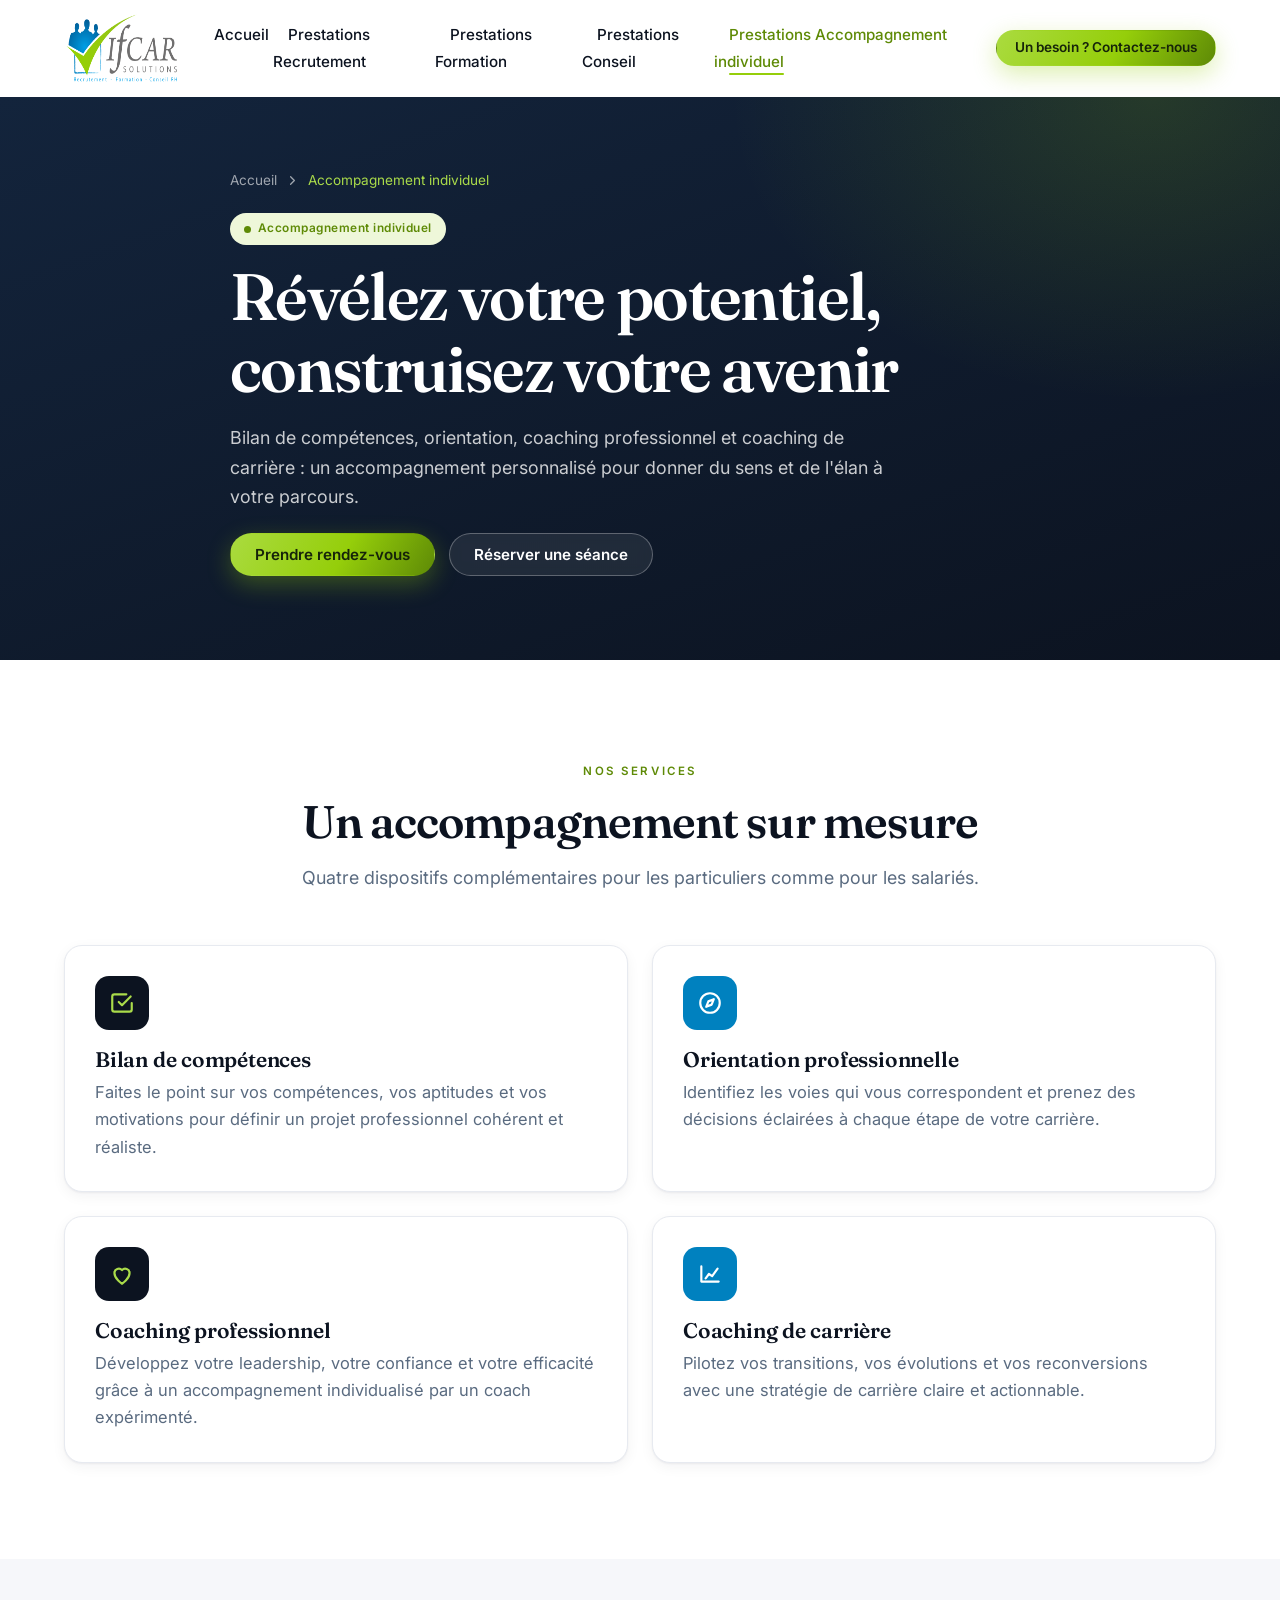
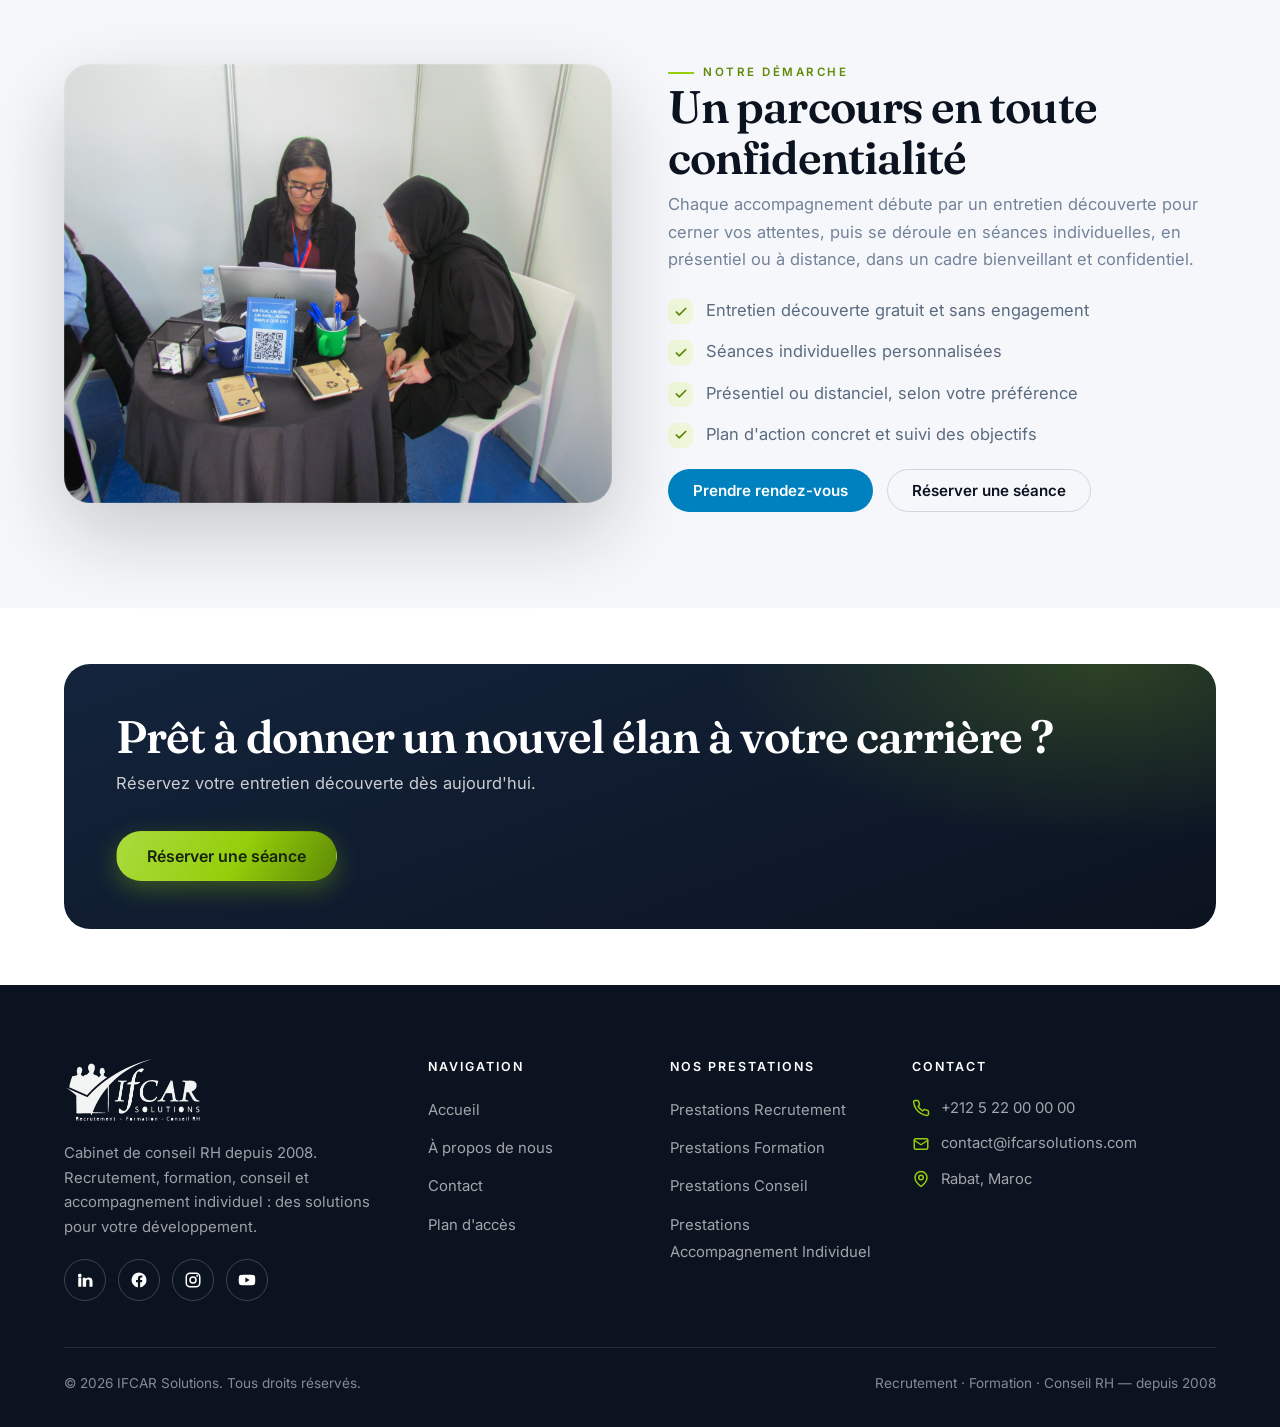
<file: accompagnement.html>
<!DOCTYPE html>
<html lang="fr">
<head>
<meta charset="UTF-8" />
<meta name="viewport" content="width=device-width, initial-scale=1.0" />
<title>Accompagnement individuel — IFCAR Solutions | Bilan, Coaching, Orientation</title>
<meta name="description" content="Accompagnement individuel IFCAR : bilan de compétences, orientation, coaching professionnel et de carrière, en présentiel ou à distance." />
<meta name="theme-color" content="#0c1320" />
<link rel="icon" type="image/png" sizes="32x32" href="assets/img/favicon-32.png" />
<link rel="apple-touch-icon" href="assets/img/favicon.png" />
<link rel="preconnect" href="https://fonts.googleapis.com" />
<link rel="preconnect" href="https://fonts.gstatic.com" crossorigin />
<link href="https://fonts.googleapis.com/css2?family=Fraunces:ital,opsz,wght@0,9..144,500;0,9..144,600;1,9..144,500&family=Inter:wght@400;500;600;700&display=swap" rel="stylesheet" />
<link rel="stylesheet" href="assets/css/style.css" />
</head>
<body>
<a class="skip-link" href="#main">Aller au contenu</a>

<header class="site-header">
  <div class="container nav">
    <a href="index.html" class="brand" aria-label="IFCAR Solutions — accueil"><img src="assets/img/logo.png" alt="IFCAR Solutions — Recrutement, Formation, Conseil RH" /></a>
    <nav class="nav-desktop" aria-label="Navigation principale">
      <ul class="nav-list">
        <li class="nav-item"><a href="index.html" class="nav-link" data-page="index.html">Accueil</a></li>
        <li class="nav-item"><a target="_blank" rel="noopener" href="recrutement.html" class="nav-link" data-page="recrutement.html">Prestations Recrutement</a></li>
        <li class="nav-item"><a target="_blank" rel="noopener" href="formation.html" class="nav-link" data-page="formation.html">Prestations Formation</a></li>
        <li class="nav-item"><a target="_blank" rel="noopener" href="conseil.html" class="nav-link" data-page="conseil.html">Prestations Conseil</a></li>
        <li class="nav-item"><a target="_blank" rel="noopener" href="accompagnement.html" class="nav-link" data-page="accompagnement.html">Prestations Accompagnement individuel</a></li>
      </ul>
    </nav>
    <div class="nav-actions">
      <a target="_blank" rel="noopener" href="contact.html" class="btn btn--gold btn--sm nav-contact">Un besoin ? Contactez-nous</a>
      <button class="burger" aria-label="Ouvrir le menu" aria-expanded="false" aria-controls="mobileNav"><span></span><span></span><span></span></button>
    </div>
  </div>
</header>

<div class="mobile-nav" id="mobileNav" aria-hidden="true">
  <nav class="mobile-nav__inner" aria-label="Navigation mobile">
    <a href="index.html" class="m-link" data-page="index.html">Accueil <svg viewBox="0 0 24 24" fill="none" stroke="currentColor" stroke-width="2"><path d="m9 6 6 6-6 6" stroke-linecap="round" stroke-linejoin="round"/></svg></a>
    <a target="_blank" rel="noopener" href="recrutement.html" class="m-link" data-page="recrutement.html">Prestations Recrutement <svg viewBox="0 0 24 24" fill="none" stroke="currentColor" stroke-width="2"><path d="m9 6 6 6-6 6" stroke-linecap="round" stroke-linejoin="round"/></svg></a>
    <a target="_blank" rel="noopener" href="formation.html" class="m-link" data-page="formation.html">Prestations Formation <svg viewBox="0 0 24 24" fill="none" stroke="currentColor" stroke-width="2"><path d="m9 6 6 6-6 6" stroke-linecap="round" stroke-linejoin="round"/></svg></a>
    <a target="_blank" rel="noopener" href="conseil.html" class="m-link" data-page="conseil.html">Prestations Conseil <svg viewBox="0 0 24 24" fill="none" stroke="currentColor" stroke-width="2"><path d="m9 6 6 6-6 6" stroke-linecap="round" stroke-linejoin="round"/></svg></a>
    <a target="_blank" rel="noopener" href="accompagnement.html" class="m-link" data-page="accompagnement.html">Prestations Accompagnement individuel <svg viewBox="0 0 24 24" fill="none" stroke="currentColor" stroke-width="2"><path d="m9 6 6 6-6 6" stroke-linecap="round" stroke-linejoin="round"/></svg></a>
    <a target="_blank" rel="noopener" href="contact.html" class="m-link" data-page="contact.html">Contact <svg viewBox="0 0 24 24" fill="none" stroke="currentColor" stroke-width="2"><path d="m9 6 6 6-6 6" stroke-linecap="round" stroke-linejoin="round"/></svg></a>
    <div class="mobile-nav__cta">
      <a target="_blank" rel="noopener" href="contact.html" class="btn btn--gold btn--lg">Un besoin ? Contactez-nous</a>
    </div>
    <div class="mobile-nav__foot">
      <div class="socials">
        <a href="#" aria-label="LinkedIn"><svg viewBox="0 0 24 24" fill="currentColor"><path d="M4.98 3.5A2.5 2.5 0 1 1 5 8.5a2.5 2.5 0 0 1-.02-5zM3 9h4v12H3zM9 9h3.8v1.7h.05c.53-1 1.83-2.05 3.77-2.05C20.5 8.65 22 10.8 22 14v7h-4v-6.2c0-1.5-.03-3.4-2.07-3.4-2.07 0-2.39 1.62-2.39 3.3V21H9z"/></svg></a>
        <a href="#" aria-label="Facebook"><svg viewBox="0 0 24 24" fill="currentColor"><path d="M22 12a10 10 0 1 0-11.5 9.9v-7H8v-2.9h2.5V9.8c0-2.5 1.5-3.9 3.8-3.9 1.1 0 2.2.2 2.2.2v2.5h-1.3c-1.2 0-1.6.8-1.6 1.6v1.8h2.8l-.45 2.9h-2.35v7A10 10 0 0 0 22 12z"/></svg></a>
        <a href="#" aria-label="Instagram"><svg viewBox="0 0 24 24" fill="none" stroke="currentColor" stroke-width="2"><rect x="3" y="3" width="18" height="18" rx="5"/><circle cx="12" cy="12" r="4"/><circle cx="17.5" cy="6.5" r="1.2" fill="currentColor" stroke="none"/></svg></a>
        <a href="#" aria-label="YouTube"><svg viewBox="0 0 24 24" fill="currentColor"><path d="M23 12s0-3.3-.4-4.8a2.5 2.5 0 0 0-1.8-1.8C19.3 5 12 5 12 5s-7.3 0-8.8.4a2.5 2.5 0 0 0-1.8 1.8C1 8.7 1 12 1 12s0 3.3.4 4.8a2.5 2.5 0 0 0 1.8 1.8C4.7 19 12 19 12 19s7.3 0 8.8-.4a2.5 2.5 0 0 0 1.8-1.8C23 15.3 23 12 23 12zM9.8 15.3V8.7l5.7 3.3z"/></svg></a>
      </div>
      <div class="m-contact">
        <a href="tel:+212522000000"><svg viewBox="0 0 24 24" fill="none" stroke="currentColor" stroke-width="2"><path d="M22 16.9v3a2 2 0 0 1-2.2 2 19.8 19.8 0 0 1-8.6-3 19.5 19.5 0 0 1-6-6 19.8 19.8 0 0 1-3-8.6A2 2 0 0 1 4.1 2h3a2 2 0 0 1 2 1.7c.1 1 .4 1.9.7 2.8a2 2 0 0 1-.5 2.1L8.1 9.9a16 16 0 0 0 6 6l1.3-1.3a2 2 0 0 1 2.1-.4c.9.3 1.8.6 2.8.7a2 2 0 0 1 1.7 2z" stroke-linecap="round" stroke-linejoin="round"/></svg>+212 5 22 00 00 00</a>
        <a href="mailto:contact@ifcarsolutions.com"><svg viewBox="0 0 24 24" fill="none" stroke="currentColor" stroke-width="2"><rect x="3" y="5" width="18" height="14" rx="2"/><path d="m3 7 9 6 9-6" stroke-linecap="round" stroke-linejoin="round"/></svg>contact@ifcarsolutions.com</a>
      </div>
    </div>
  </nav>
</div>

<main id="main">

<section class="page-hero">
  <div class="container page-hero__inner">
    <nav class="breadcrumb"><a href="index.html">Accueil</a><svg viewBox="0 0 24 24" fill="none" stroke="currentColor" stroke-width="2"><path d="m9 6 6 6-6 6" stroke-linecap="round" stroke-linejoin="round"/></svg><span>Accompagnement individuel</span></nav>
    <span class="pill"><span class="dot"></span>Accompagnement individuel</span>
    <h1 class="mt-s">Révélez votre potentiel, construisez votre avenir</h1>
    <p>Bilan de compétences, orientation, coaching professionnel et coaching de carrière : un accompagnement personnalisé pour donner du sens et de l'élan à votre parcours.</p>
    <div class="btn-row mt"><a target="_blank" rel="noopener" href="contact.html" class="btn btn--gold">Prendre rendez-vous</a><a target="_blank" rel="noopener" href="contact.html" class="btn btn--ghost-light">Réserver une séance</a></div>
  </div>
</section>

<section class="section">
  <div class="container">
    <div class="section-head center reveal">
      <span class="eyebrow eyebrow--center">Nos services</span>
      <h2>Un accompagnement sur mesure</h2>
      <p class="lead">Quatre dispositifs complémentaires pour les particuliers comme pour les salariés.</p>
    </div>
    <div class="grid g-2">
      <div class="card svc reveal" data-d="1"><div class="ic"><svg viewBox="0 0 24 24" fill="none" stroke="currentColor" stroke-width="2"><path d="M9 11l3 3 8-8M21 12v6a2 2 0 0 1-2 2H5a2 2 0 0 1-2-2V6a2 2 0 0 1 2-2h11" stroke-linecap="round" stroke-linejoin="round"/></svg></div><h3>Bilan de compétences</h3><p>Faites le point sur vos compétences, vos aptitudes et vos motivations pour définir un projet professionnel cohérent et réaliste.</p></div>
      <div class="card svc is-green reveal" data-d="2"><div class="ic"><svg viewBox="0 0 24 24" fill="none" stroke="currentColor" stroke-width="2"><circle cx="12" cy="12" r="9"/><path d="m15.5 8.5-2 5-5 2 2-5 5-2z" stroke-linecap="round" stroke-linejoin="round"/></svg></div><h3>Orientation professionnelle</h3><p>Identifiez les voies qui vous correspondent et prenez des décisions éclairées à chaque étape de votre carrière.</p></div>
      <div class="card svc reveal" data-d="3"><div class="ic"><svg viewBox="0 0 24 24" fill="none" stroke="currentColor" stroke-width="2"><path d="M12 21s-7-4.5-7-10a4 4 0 0 1 7-2.6A4 4 0 0 1 19 11c0 5.5-7 10-7 10z" stroke-linecap="round" stroke-linejoin="round"/></svg></div><h3>Coaching professionnel</h3><p>Développez votre leadership, votre confiance et votre efficacité grâce à un accompagnement individualisé par un coach expérimenté.</p></div>
      <div class="card svc is-green reveal" data-d="4"><div class="ic"><svg viewBox="0 0 24 24" fill="none" stroke="currentColor" stroke-width="2"><path d="M4 19V5M4 19h16M8 16l3-4 3 2 5-7" stroke-linecap="round" stroke-linejoin="round"/></svg></div><h3>Coaching de carrière</h3><p>Pilotez vos transitions, vos évolutions et vos reconversions avec une stratégie de carrière claire et actionnable.</p></div>
    </div>
  </div>
</section>

<section class="section section--soft">
  <div class="container">
    <div class="split">
      <div class="split__media media-frame reveal"><img src="assets/img/accompagnement.jpg" alt="Séance d'accompagnement individuel IFCAR Solutions" /></div>
      <div class="reveal" data-d="2">
        <span class="eyebrow">Notre démarche</span>
        <h2>Un parcours en toute confidentialité</h2>
        <p class="muted mt-s">Chaque accompagnement débute par un entretien découverte pour cerner vos attentes, puis se déroule en séances individuelles, en présentiel ou à distance, dans un cadre bienveillant et confidentiel.</p>
        <ul class="check-list">
          <li><span class="tick"><svg viewBox="0 0 24 24" fill="none" stroke="currentColor" stroke-width="3"><path d="M20 6 9 17l-5-5" stroke-linecap="round" stroke-linejoin="round"/></svg></span><span>Entretien découverte gratuit et sans engagement</span></li>
          <li><span class="tick"><svg viewBox="0 0 24 24" fill="none" stroke="currentColor" stroke-width="3"><path d="M20 6 9 17l-5-5" stroke-linecap="round" stroke-linejoin="round"/></svg></span><span>Séances individuelles personnalisées</span></li>
          <li><span class="tick"><svg viewBox="0 0 24 24" fill="none" stroke="currentColor" stroke-width="3"><path d="M20 6 9 17l-5-5" stroke-linecap="round" stroke-linejoin="round"/></svg></span><span>Présentiel ou distanciel, selon votre préférence</span></li>
          <li><span class="tick"><svg viewBox="0 0 24 24" fill="none" stroke="currentColor" stroke-width="3"><path d="M20 6 9 17l-5-5" stroke-linecap="round" stroke-linejoin="round"/></svg></span><span>Plan d'action concret et suivi des objectifs</span></li>
        </ul>
        <div class="btn-row mt"><a target="_blank" rel="noopener" href="contact.html" class="btn btn--blue">Prendre rendez-vous</a><a target="_blank" rel="noopener" href="contact.html" class="btn btn--outline">Réserver une séance</a></div>
      </div>
    </div>
  </div>
</section>

<section class="section--tight">
  <div class="container">
    <div class="cta-band reveal">
      <div class="cta-band__inner">
        <div><h2>Prêt à donner un nouvel élan à votre carrière ?</h2><p>Réservez votre entretien découverte dès aujourd'hui.</p></div>
        <div class="btn-row"><a target="_blank" rel="noopener" href="contact.html" class="btn btn--gold btn--lg">Réserver une séance</a></div>
      </div>
    </div>
  </div>
</section>

</main>

<footer class="footer">
  <div class="container">
    <div class="footer__grid">
      <div class="footer__brand">
        <img src="assets/img/logo.png" alt="IFCAR Solutions" />
        <p>Cabinet de conseil RH depuis 2008. Recrutement, formation, conseil et accompagnement individuel : des solutions pour votre développement.</p>
        <div class="socials">
          <a href="#" aria-label="LinkedIn"><svg viewBox="0 0 24 24" fill="currentColor"><path d="M4.98 3.5A2.5 2.5 0 1 1 5 8.5a2.5 2.5 0 0 1-.02-5zM3 9h4v12H3zM9 9h3.8v1.7h.05c.53-1 1.83-2.05 3.77-2.05C20.5 8.65 22 10.8 22 14v7h-4v-6.2c0-1.5-.03-3.4-2.07-3.4-2.07 0-2.39 1.62-2.39 3.3V21H9z"/></svg></a>
          <a href="#" aria-label="Facebook"><svg viewBox="0 0 24 24" fill="currentColor"><path d="M22 12a10 10 0 1 0-11.5 9.9v-7H8v-2.9h2.5V9.8c0-2.5 1.5-3.9 3.8-3.9 1.1 0 2.2.2 2.2.2v2.5h-1.3c-1.2 0-1.6.8-1.6 1.6v1.8h2.8l-.45 2.9h-2.35v7A10 10 0 0 0 22 12z"/></svg></a>
          <a href="#" aria-label="Instagram"><svg viewBox="0 0 24 24" fill="none" stroke="currentColor" stroke-width="2"><rect x="3" y="3" width="18" height="18" rx="5"/><circle cx="12" cy="12" r="4"/><circle cx="17.5" cy="6.5" r="1.2" fill="currentColor" stroke="none"/></svg></a>
          <a href="#" aria-label="YouTube"><svg viewBox="0 0 24 24" fill="currentColor"><path d="M23 12s0-3.3-.4-4.8a2.5 2.5 0 0 0-1.8-1.8C19.3 5 12 5 12 5s-7.3 0-8.8.4a2.5 2.5 0 0 0-1.8 1.8C1 8.7 1 12 1 12s0 3.3.4 4.8a2.5 2.5 0 0 0 1.8 1.8C4.7 19 12 19 12 19s7.3 0 8.8-.4a2.5 2.5 0 0 0 1.8-1.8C23 15.3 23 12 23 12zM9.8 15.3V8.7l5.7 3.3z"/></svg></a>
        </div>
      </div>
      <div><h5>Navigation</h5><ul><li><a href="index.html">Accueil</a></li><li><a target="_blank" rel="noopener" href="a-propos.html">À propos de nous</a></li><li><a target="_blank" rel="noopener" href="contact.html">Contact</a></li><li><a target="_blank" rel="noopener" href="contact.html#map">Plan d'accès</a></li></ul></div>
      <div><h5>Nos prestations</h5><ul><li><a target="_blank" rel="noopener" href="recrutement.html">Prestations Recrutement</a></li><li><a target="_blank" rel="noopener" href="formation.html">Prestations Formation</a></li><li><a target="_blank" rel="noopener" href="conseil.html">Prestations Conseil</a></li><li><a target="_blank" rel="noopener" href="accompagnement.html">Prestations Accompagnement Individuel</a></li></ul></div>
      <div>
        <h5>Contact</h5>
        <ul class="foot-contact">
          <li><svg viewBox="0 0 24 24" fill="none" stroke="currentColor" stroke-width="2"><path d="M22 16.9v3a2 2 0 0 1-2.2 2 19.8 19.8 0 0 1-8.6-3 19.5 19.5 0 0 1-6-6 19.8 19.8 0 0 1-3-8.6A2 2 0 0 1 4.1 2h3a2 2 0 0 1 2 1.7c.1 1 .4 1.9.7 2.8a2 2 0 0 1-.5 2.1L8.1 9.9a16 16 0 0 0 6 6l1.3-1.3a2 2 0 0 1 2.1-.4c.9.3 1.8.6 2.8.7a2 2 0 0 1 1.7 2z" stroke-linecap="round" stroke-linejoin="round"/></svg><a href="tel:+212522000000">+212 5 22 00 00 00</a></li>
          <li><svg viewBox="0 0 24 24" fill="none" stroke="currentColor" stroke-width="2"><rect x="3" y="5" width="18" height="14" rx="2"/><path d="m3 7 9 6 9-6" stroke-linecap="round" stroke-linejoin="round"/></svg><a href="mailto:contact@ifcarsolutions.com">contact@ifcarsolutions.com</a></li>
          <li><svg viewBox="0 0 24 24" fill="none" stroke="currentColor" stroke-width="2"><path d="M20 10c0 6-8 12-8 12s-8-6-8-12a8 8 0 0 1 16 0z" stroke-linecap="round" stroke-linejoin="round"/><circle cx="12" cy="10" r="3"/></svg><span>Rabat, Maroc</span></li>
        </ul>
      </div>
    </div>
    <div class="footer__bottom">
      <span>© <span id="year">2026</span> IFCAR Solutions. Tous droits réservés.</span>
      <span>Recrutement · Formation · Conseil RH — depuis 2008</span>
    </div>
  </div>
</footer>

<a target="_blank" rel="noopener" href="contact.html" class="btn btn--gold float-cta">Prendre RDV</a>

<script src="assets/js/main.js"></script>
</body>
</html>
</file>
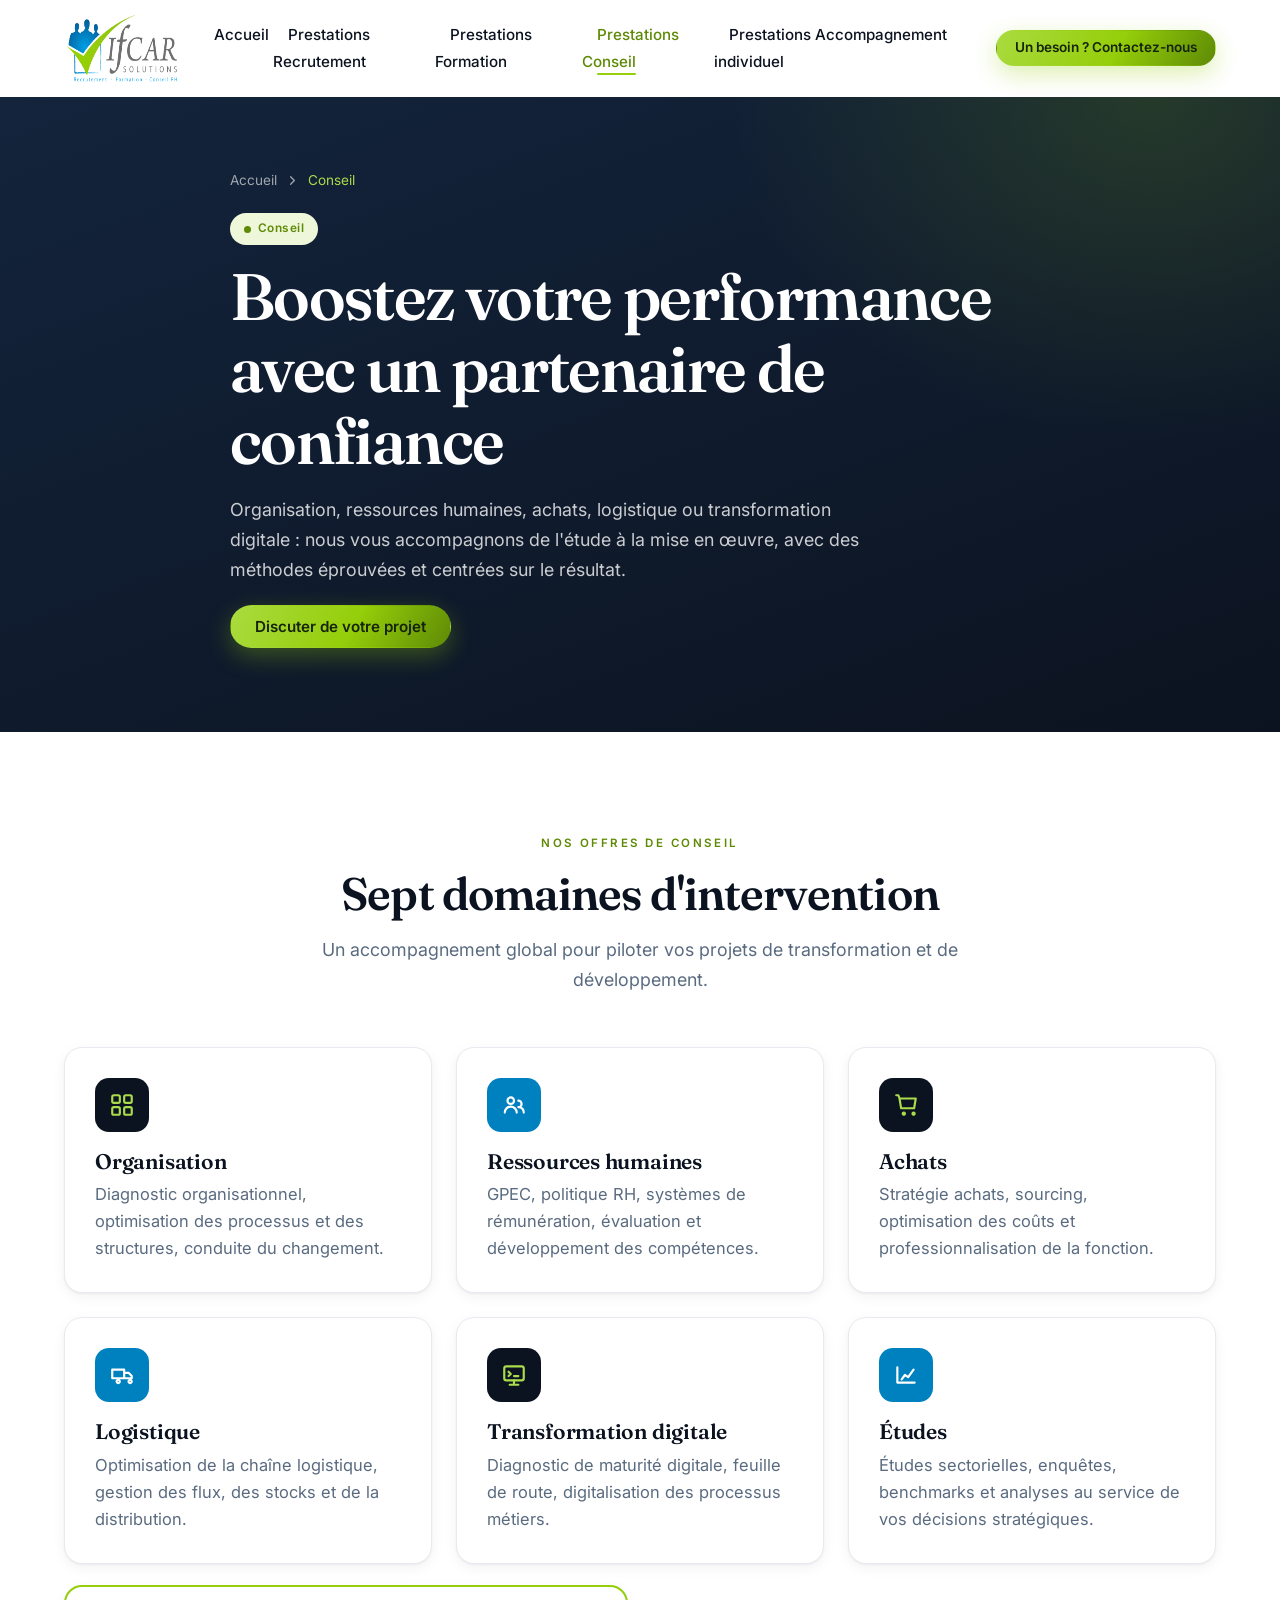
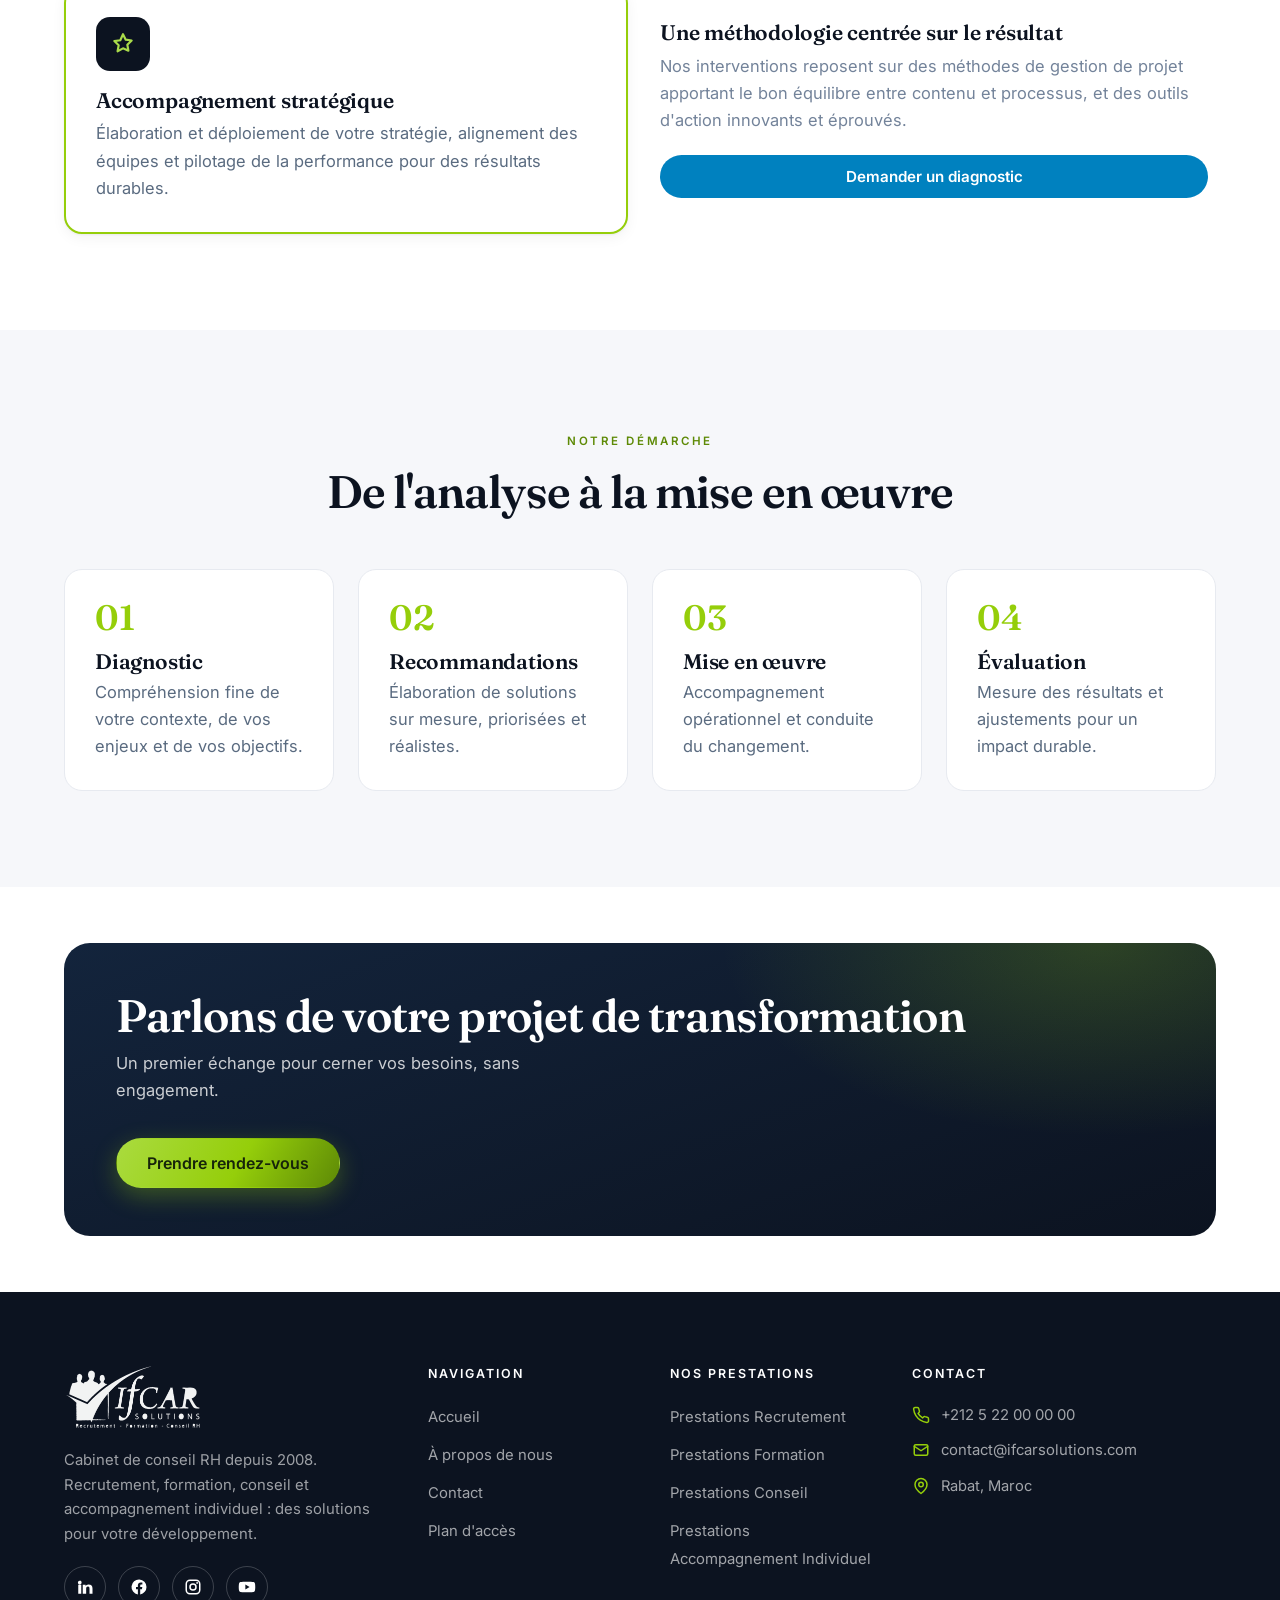
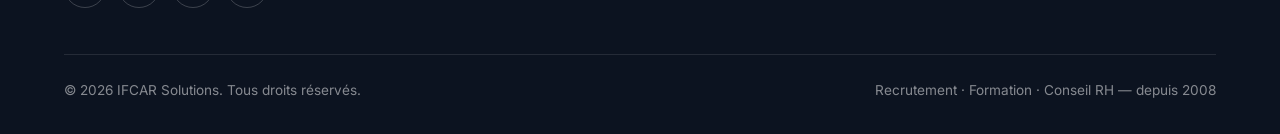
<file: conseil.html>
<!DOCTYPE html>
<html lang="fr">
<head>
<meta charset="UTF-8" />
<meta name="viewport" content="width=device-width, initial-scale=1.0" />
<title>Conseil — IFCAR Solutions | Organisation, RH, Transformation digitale</title>
<meta name="description" content="Conseil IFCAR : organisation, RH, achats, logistique, transformation digitale, études et accompagnement stratégique." />
<meta name="theme-color" content="#0c1320" />
<link rel="icon" type="image/png" sizes="32x32" href="assets/img/favicon-32.png" />
<link rel="apple-touch-icon" href="assets/img/favicon.png" />
<link rel="preconnect" href="https://fonts.googleapis.com" />
<link rel="preconnect" href="https://fonts.gstatic.com" crossorigin />
<link href="https://fonts.googleapis.com/css2?family=Fraunces:ital,opsz,wght@0,9..144,500;0,9..144,600;1,9..144,500&family=Inter:wght@400;500;600;700&display=swap" rel="stylesheet" />
<link rel="stylesheet" href="assets/css/style.css" />
</head>
<body>
<a class="skip-link" href="#main">Aller au contenu</a>

<header class="site-header">
  <div class="container nav">
    <a href="index.html" class="brand" aria-label="IFCAR Solutions — accueil"><img src="assets/img/logo.png" alt="IFCAR Solutions — Recrutement, Formation, Conseil RH" /></a>
    <nav class="nav-desktop" aria-label="Navigation principale">
      <ul class="nav-list">
        <li class="nav-item"><a href="index.html" class="nav-link" data-page="index.html">Accueil</a></li>
        <li class="nav-item"><a target="_blank" rel="noopener" href="recrutement.html" class="nav-link" data-page="recrutement.html">Prestations Recrutement</a></li>
        <li class="nav-item"><a target="_blank" rel="noopener" href="formation.html" class="nav-link" data-page="formation.html">Prestations Formation</a></li>
        <li class="nav-item"><a target="_blank" rel="noopener" href="conseil.html" class="nav-link" data-page="conseil.html">Prestations Conseil</a></li>
        <li class="nav-item"><a target="_blank" rel="noopener" href="accompagnement.html" class="nav-link" data-page="accompagnement.html">Prestations Accompagnement individuel</a></li>
      </ul>
    </nav>
    <div class="nav-actions">
      <a target="_blank" rel="noopener" href="contact.html" class="btn btn--gold btn--sm nav-contact">Un besoin ? Contactez-nous</a>
      <button class="burger" aria-label="Ouvrir le menu" aria-expanded="false" aria-controls="mobileNav"><span></span><span></span><span></span></button>
    </div>
  </div>
</header>

<div class="mobile-nav" id="mobileNav" aria-hidden="true">
  <nav class="mobile-nav__inner" aria-label="Navigation mobile">
    <a href="index.html" class="m-link" data-page="index.html">Accueil <svg viewBox="0 0 24 24" fill="none" stroke="currentColor" stroke-width="2"><path d="m9 6 6 6-6 6" stroke-linecap="round" stroke-linejoin="round"/></svg></a>
    <a target="_blank" rel="noopener" href="recrutement.html" class="m-link" data-page="recrutement.html">Prestations Recrutement <svg viewBox="0 0 24 24" fill="none" stroke="currentColor" stroke-width="2"><path d="m9 6 6 6-6 6" stroke-linecap="round" stroke-linejoin="round"/></svg></a>
    <a target="_blank" rel="noopener" href="formation.html" class="m-link" data-page="formation.html">Prestations Formation <svg viewBox="0 0 24 24" fill="none" stroke="currentColor" stroke-width="2"><path d="m9 6 6 6-6 6" stroke-linecap="round" stroke-linejoin="round"/></svg></a>
    <a target="_blank" rel="noopener" href="conseil.html" class="m-link" data-page="conseil.html">Prestations Conseil <svg viewBox="0 0 24 24" fill="none" stroke="currentColor" stroke-width="2"><path d="m9 6 6 6-6 6" stroke-linecap="round" stroke-linejoin="round"/></svg></a>
    <a target="_blank" rel="noopener" href="accompagnement.html" class="m-link" data-page="accompagnement.html">Prestations Accompagnement individuel <svg viewBox="0 0 24 24" fill="none" stroke="currentColor" stroke-width="2"><path d="m9 6 6 6-6 6" stroke-linecap="round" stroke-linejoin="round"/></svg></a>
    <a target="_blank" rel="noopener" href="contact.html" class="m-link" data-page="contact.html">Contact <svg viewBox="0 0 24 24" fill="none" stroke="currentColor" stroke-width="2"><path d="m9 6 6 6-6 6" stroke-linecap="round" stroke-linejoin="round"/></svg></a>
    <div class="mobile-nav__cta">
      <a target="_blank" rel="noopener" href="contact.html" class="btn btn--gold btn--lg">Un besoin ? Contactez-nous</a>
    </div>
    <div class="mobile-nav__foot">
      <div class="socials">
        <a href="#" aria-label="LinkedIn"><svg viewBox="0 0 24 24" fill="currentColor"><path d="M4.98 3.5A2.5 2.5 0 1 1 5 8.5a2.5 2.5 0 0 1-.02-5zM3 9h4v12H3zM9 9h3.8v1.7h.05c.53-1 1.83-2.05 3.77-2.05C20.5 8.65 22 10.8 22 14v7h-4v-6.2c0-1.5-.03-3.4-2.07-3.4-2.07 0-2.39 1.62-2.39 3.3V21H9z"/></svg></a>
        <a href="#" aria-label="Facebook"><svg viewBox="0 0 24 24" fill="currentColor"><path d="M22 12a10 10 0 1 0-11.5 9.9v-7H8v-2.9h2.5V9.8c0-2.5 1.5-3.9 3.8-3.9 1.1 0 2.2.2 2.2.2v2.5h-1.3c-1.2 0-1.6.8-1.6 1.6v1.8h2.8l-.45 2.9h-2.35v7A10 10 0 0 0 22 12z"/></svg></a>
        <a href="#" aria-label="Instagram"><svg viewBox="0 0 24 24" fill="none" stroke="currentColor" stroke-width="2"><rect x="3" y="3" width="18" height="18" rx="5"/><circle cx="12" cy="12" r="4"/><circle cx="17.5" cy="6.5" r="1.2" fill="currentColor" stroke="none"/></svg></a>
        <a href="#" aria-label="YouTube"><svg viewBox="0 0 24 24" fill="currentColor"><path d="M23 12s0-3.3-.4-4.8a2.5 2.5 0 0 0-1.8-1.8C19.3 5 12 5 12 5s-7.3 0-8.8.4a2.5 2.5 0 0 0-1.8 1.8C1 8.7 1 12 1 12s0 3.3.4 4.8a2.5 2.5 0 0 0 1.8 1.8C4.7 19 12 19 12 19s7.3 0 8.8-.4a2.5 2.5 0 0 0 1.8-1.8C23 15.3 23 12 23 12zM9.8 15.3V8.7l5.7 3.3z"/></svg></a>
      </div>
      <div class="m-contact">
        <a href="tel:+212522000000"><svg viewBox="0 0 24 24" fill="none" stroke="currentColor" stroke-width="2"><path d="M22 16.9v3a2 2 0 0 1-2.2 2 19.8 19.8 0 0 1-8.6-3 19.5 19.5 0 0 1-6-6 19.8 19.8 0 0 1-3-8.6A2 2 0 0 1 4.1 2h3a2 2 0 0 1 2 1.7c.1 1 .4 1.9.7 2.8a2 2 0 0 1-.5 2.1L8.1 9.9a16 16 0 0 0 6 6l1.3-1.3a2 2 0 0 1 2.1-.4c.9.3 1.8.6 2.8.7a2 2 0 0 1 1.7 2z" stroke-linecap="round" stroke-linejoin="round"/></svg>+212 5 22 00 00 00</a>
        <a href="mailto:contact@ifcarsolutions.com"><svg viewBox="0 0 24 24" fill="none" stroke="currentColor" stroke-width="2"><rect x="3" y="5" width="18" height="14" rx="2"/><path d="m3 7 9 6 9-6" stroke-linecap="round" stroke-linejoin="round"/></svg>contact@ifcarsolutions.com</a>
      </div>
    </div>
  </nav>
</div>

<main id="main">

<section class="page-hero">
  <div class="container page-hero__inner">
    <nav class="breadcrumb"><a href="index.html">Accueil</a><svg viewBox="0 0 24 24" fill="none" stroke="currentColor" stroke-width="2"><path d="m9 6 6 6-6 6" stroke-linecap="round" stroke-linejoin="round"/></svg><span>Conseil</span></nav>
    <span class="pill"><span class="dot"></span>Conseil</span>
    <h1 class="mt-s">Boostez votre performance avec un partenaire de confiance</h1>
    <p>Organisation, ressources humaines, achats, logistique ou transformation digitale : nous vous accompagnons de l'étude à la mise en œuvre, avec des méthodes éprouvées et centrées sur le résultat.</p>
    <div class="btn-row mt"><a target="_blank" rel="noopener" href="contact.html" class="btn btn--gold">Discuter de votre projet</a></div>
  </div>
</section>

<section class="section">
  <div class="container">
    <div class="section-head center reveal">
      <span class="eyebrow eyebrow--center">Nos offres de conseil</span>
      <h2>Sept domaines d'intervention</h2>
      <p class="lead">Un accompagnement global pour piloter vos projets de transformation et de développement.</p>
    </div>
    <div class="grid g-3">
      <div class="card svc reveal" data-d="1"><div class="ic"><svg viewBox="0 0 24 24" fill="none" stroke="currentColor" stroke-width="2"><rect x="3" y="3" width="7" height="7" rx="1.5"/><rect x="14" y="3" width="7" height="7" rx="1.5"/><rect x="3" y="14" width="7" height="7" rx="1.5"/><rect x="14" y="14" width="7" height="7" rx="1.5"/></svg></div><h3>Organisation</h3><p>Diagnostic organisationnel, optimisation des processus et des structures, conduite du changement.</p></div>
      <div class="card svc is-green reveal" data-d="2"><div class="ic"><svg viewBox="0 0 24 24" fill="none" stroke="currentColor" stroke-width="2"><circle cx="9" cy="8" r="3"/><path d="M3.5 19a5.5 5.5 0 0 1 11 0M16 8a3 3 0 0 1 0 6M21 19a5 5 0 0 0-4-4.9" stroke-linecap="round"/></svg></div><h3>Ressources humaines</h3><p>GPEC, politique RH, systèmes de rémunération, évaluation et développement des compétences.</p></div>
      <div class="card svc reveal" data-d="3"><div class="ic"><svg viewBox="0 0 24 24" fill="none" stroke="currentColor" stroke-width="2"><path d="M6 6h15l-1.5 9H7.5L6 6zM6 6 5 3H3M9 20a1 1 0 1 0 0-.01M18 20a1 1 0 1 0 0-.01" stroke-linecap="round" stroke-linejoin="round"/></svg></div><h3>Achats</h3><p>Stratégie achats, sourcing, optimisation des coûts et professionnalisation de la fonction.</p></div>
      <div class="card svc is-green reveal" data-d="1"><div class="ic"><svg viewBox="0 0 24 24" fill="none" stroke="currentColor" stroke-width="2"><path d="M3 7h11v8H3zM14 10h4l3 3v2h-7M7 18a1.5 1.5 0 1 0 0-.01M18 18a1.5 1.5 0 1 0 0-.01" stroke-linecap="round" stroke-linejoin="round"/></svg></div><h3>Logistique</h3><p>Optimisation de la chaîne logistique, gestion des flux, des stocks et de la distribution.</p></div>
      <div class="card svc reveal" data-d="2"><div class="ic"><svg viewBox="0 0 24 24" fill="none" stroke="currentColor" stroke-width="2"><rect x="3" y="4" width="18" height="13" rx="2"/><path d="M8 21h8M12 17v4M7 9l2 2-2 2M12 13h4" stroke-linecap="round" stroke-linejoin="round"/></svg></div><h3>Transformation digitale</h3><p>Diagnostic de maturité digitale, feuille de route, digitalisation des processus métiers.</p></div>
      <div class="card svc is-green reveal" data-d="3"><div class="ic"><svg viewBox="0 0 24 24" fill="none" stroke="currentColor" stroke-width="2"><path d="M4 19V5M4 19h16M8 16l3-4 3 2 5-7" stroke-linecap="round" stroke-linejoin="round"/></svg></div><h3>Études</h3><p>Études sectorielles, enquêtes, benchmarks et analyses au service de vos décisions stratégiques.</p></div>
    </div>
    <div class="grid g-2 mt">
      <div class="card svc reveal" style="border:2px solid var(--gold)"><div class="ic"><svg viewBox="0 0 24 24" fill="none" stroke="currentColor" stroke-width="2"><path d="M12 3l2.5 5 5.5.8-4 3.9 1 5.5L12 16l-5 2.7 1-5.5-4-3.9 5.5-.8L12 3z" stroke-linecap="round" stroke-linejoin="round"/></svg></div><h3>Accompagnement stratégique</h3><p>Élaboration et déploiement de votre stratégie, alignement des équipes et pilotage de la performance pour des résultats durables.</p></div>
      <div class="reveal" data-d="2" style="display:flex;flex-direction:column;justify-content:center;padding:8px">
        <h3>Une méthodologie centrée sur le résultat</h3>
        <p class="muted mt-s">Nos interventions reposent sur des méthodes de gestion de projet apportant le bon équilibre entre contenu et processus, et des outils d'action innovants et éprouvés.</p>
        <a target="_blank" rel="noopener" href="contact.html" class="btn btn--blue mt">Demander un diagnostic</a>
      </div>
    </div>
  </div>
</section>

<section class="section section--soft">
  <div class="container">
    <div class="section-head center reveal">
      <span class="eyebrow eyebrow--center">Notre démarche</span>
      <h2>De l'analyse à la mise en œuvre</h2>
    </div>
    <div class="grid g-4">
      <div class="value-card reveal" data-d="1"><div class="vnum">01</div><h3>Diagnostic</h3><p>Compréhension fine de votre contexte, de vos enjeux et de vos objectifs.</p></div>
      <div class="value-card reveal" data-d="2"><div class="vnum">02</div><h3>Recommandations</h3><p>Élaboration de solutions sur mesure, priorisées et réalistes.</p></div>
      <div class="value-card reveal" data-d="3"><div class="vnum">03</div><h3>Mise en œuvre</h3><p>Accompagnement opérationnel et conduite du changement.</p></div>
      <div class="value-card reveal" data-d="4"><div class="vnum">04</div><h3>Évaluation</h3><p>Mesure des résultats et ajustements pour un impact durable.</p></div>
    </div>
  </div>
</section>

<section class="section--tight">
  <div class="container">
    <div class="cta-band reveal">
      <div class="cta-band__inner">
        <div><h2>Parlons de votre projet de transformation</h2><p>Un premier échange pour cerner vos besoins, sans engagement.</p></div>
        <div class="btn-row"><a target="_blank" rel="noopener" href="contact.html" class="btn btn--gold btn--lg">Prendre rendez-vous</a></div>
      </div>
    </div>
  </div>
</section>

</main>

<footer class="footer">
  <div class="container">
    <div class="footer__grid">
      <div class="footer__brand">
        <img src="assets/img/logo.png" alt="IFCAR Solutions" />
        <p>Cabinet de conseil RH depuis 2008. Recrutement, formation, conseil et accompagnement individuel : des solutions pour votre développement.</p>
        <div class="socials">
          <a href="#" aria-label="LinkedIn"><svg viewBox="0 0 24 24" fill="currentColor"><path d="M4.98 3.5A2.5 2.5 0 1 1 5 8.5a2.5 2.5 0 0 1-.02-5zM3 9h4v12H3zM9 9h3.8v1.7h.05c.53-1 1.83-2.05 3.77-2.05C20.5 8.65 22 10.8 22 14v7h-4v-6.2c0-1.5-.03-3.4-2.07-3.4-2.07 0-2.39 1.62-2.39 3.3V21H9z"/></svg></a>
          <a href="#" aria-label="Facebook"><svg viewBox="0 0 24 24" fill="currentColor"><path d="M22 12a10 10 0 1 0-11.5 9.9v-7H8v-2.9h2.5V9.8c0-2.5 1.5-3.9 3.8-3.9 1.1 0 2.2.2 2.2.2v2.5h-1.3c-1.2 0-1.6.8-1.6 1.6v1.8h2.8l-.45 2.9h-2.35v7A10 10 0 0 0 22 12z"/></svg></a>
          <a href="#" aria-label="Instagram"><svg viewBox="0 0 24 24" fill="none" stroke="currentColor" stroke-width="2"><rect x="3" y="3" width="18" height="18" rx="5"/><circle cx="12" cy="12" r="4"/><circle cx="17.5" cy="6.5" r="1.2" fill="currentColor" stroke="none"/></svg></a>
          <a href="#" aria-label="YouTube"><svg viewBox="0 0 24 24" fill="currentColor"><path d="M23 12s0-3.3-.4-4.8a2.5 2.5 0 0 0-1.8-1.8C19.3 5 12 5 12 5s-7.3 0-8.8.4a2.5 2.5 0 0 0-1.8 1.8C1 8.7 1 12 1 12s0 3.3.4 4.8a2.5 2.5 0 0 0 1.8 1.8C4.7 19 12 19 12 19s7.3 0 8.8-.4a2.5 2.5 0 0 0 1.8-1.8C23 15.3 23 12 23 12zM9.8 15.3V8.7l5.7 3.3z"/></svg></a>
        </div>
      </div>
      <div><h5>Navigation</h5><ul><li><a href="index.html">Accueil</a></li><li><a target="_blank" rel="noopener" href="a-propos.html">À propos de nous</a></li><li><a target="_blank" rel="noopener" href="contact.html">Contact</a></li><li><a target="_blank" rel="noopener" href="contact.html#map">Plan d'accès</a></li></ul></div>
      <div><h5>Nos prestations</h5><ul><li><a target="_blank" rel="noopener" href="recrutement.html">Prestations Recrutement</a></li><li><a target="_blank" rel="noopener" href="formation.html">Prestations Formation</a></li><li><a target="_blank" rel="noopener" href="conseil.html">Prestations Conseil</a></li><li><a target="_blank" rel="noopener" href="accompagnement.html">Prestations Accompagnement Individuel</a></li></ul></div>
      <div>
        <h5>Contact</h5>
        <ul class="foot-contact">
          <li><svg viewBox="0 0 24 24" fill="none" stroke="currentColor" stroke-width="2"><path d="M22 16.9v3a2 2 0 0 1-2.2 2 19.8 19.8 0 0 1-8.6-3 19.5 19.5 0 0 1-6-6 19.8 19.8 0 0 1-3-8.6A2 2 0 0 1 4.1 2h3a2 2 0 0 1 2 1.7c.1 1 .4 1.9.7 2.8a2 2 0 0 1-.5 2.1L8.1 9.9a16 16 0 0 0 6 6l1.3-1.3a2 2 0 0 1 2.1-.4c.9.3 1.8.6 2.8.7a2 2 0 0 1 1.7 2z" stroke-linecap="round" stroke-linejoin="round"/></svg><a href="tel:+212522000000">+212 5 22 00 00 00</a></li>
          <li><svg viewBox="0 0 24 24" fill="none" stroke="currentColor" stroke-width="2"><rect x="3" y="5" width="18" height="14" rx="2"/><path d="m3 7 9 6 9-6" stroke-linecap="round" stroke-linejoin="round"/></svg><a href="mailto:contact@ifcarsolutions.com">contact@ifcarsolutions.com</a></li>
          <li><svg viewBox="0 0 24 24" fill="none" stroke="currentColor" stroke-width="2"><path d="M20 10c0 6-8 12-8 12s-8-6-8-12a8 8 0 0 1 16 0z" stroke-linecap="round" stroke-linejoin="round"/><circle cx="12" cy="10" r="3"/></svg><span>Rabat, Maroc</span></li>
        </ul>
      </div>
    </div>
    <div class="footer__bottom">
      <span>© <span id="year">2026</span> IFCAR Solutions. Tous droits réservés.</span>
      <span>Recrutement · Formation · Conseil RH — depuis 2008</span>
    </div>
  </div>
</footer>

<a target="_blank" rel="noopener" href="contact.html" class="btn btn--gold float-cta">Prendre RDV</a>

<script src="assets/js/main.js"></script>
</body>
</html>
</file>
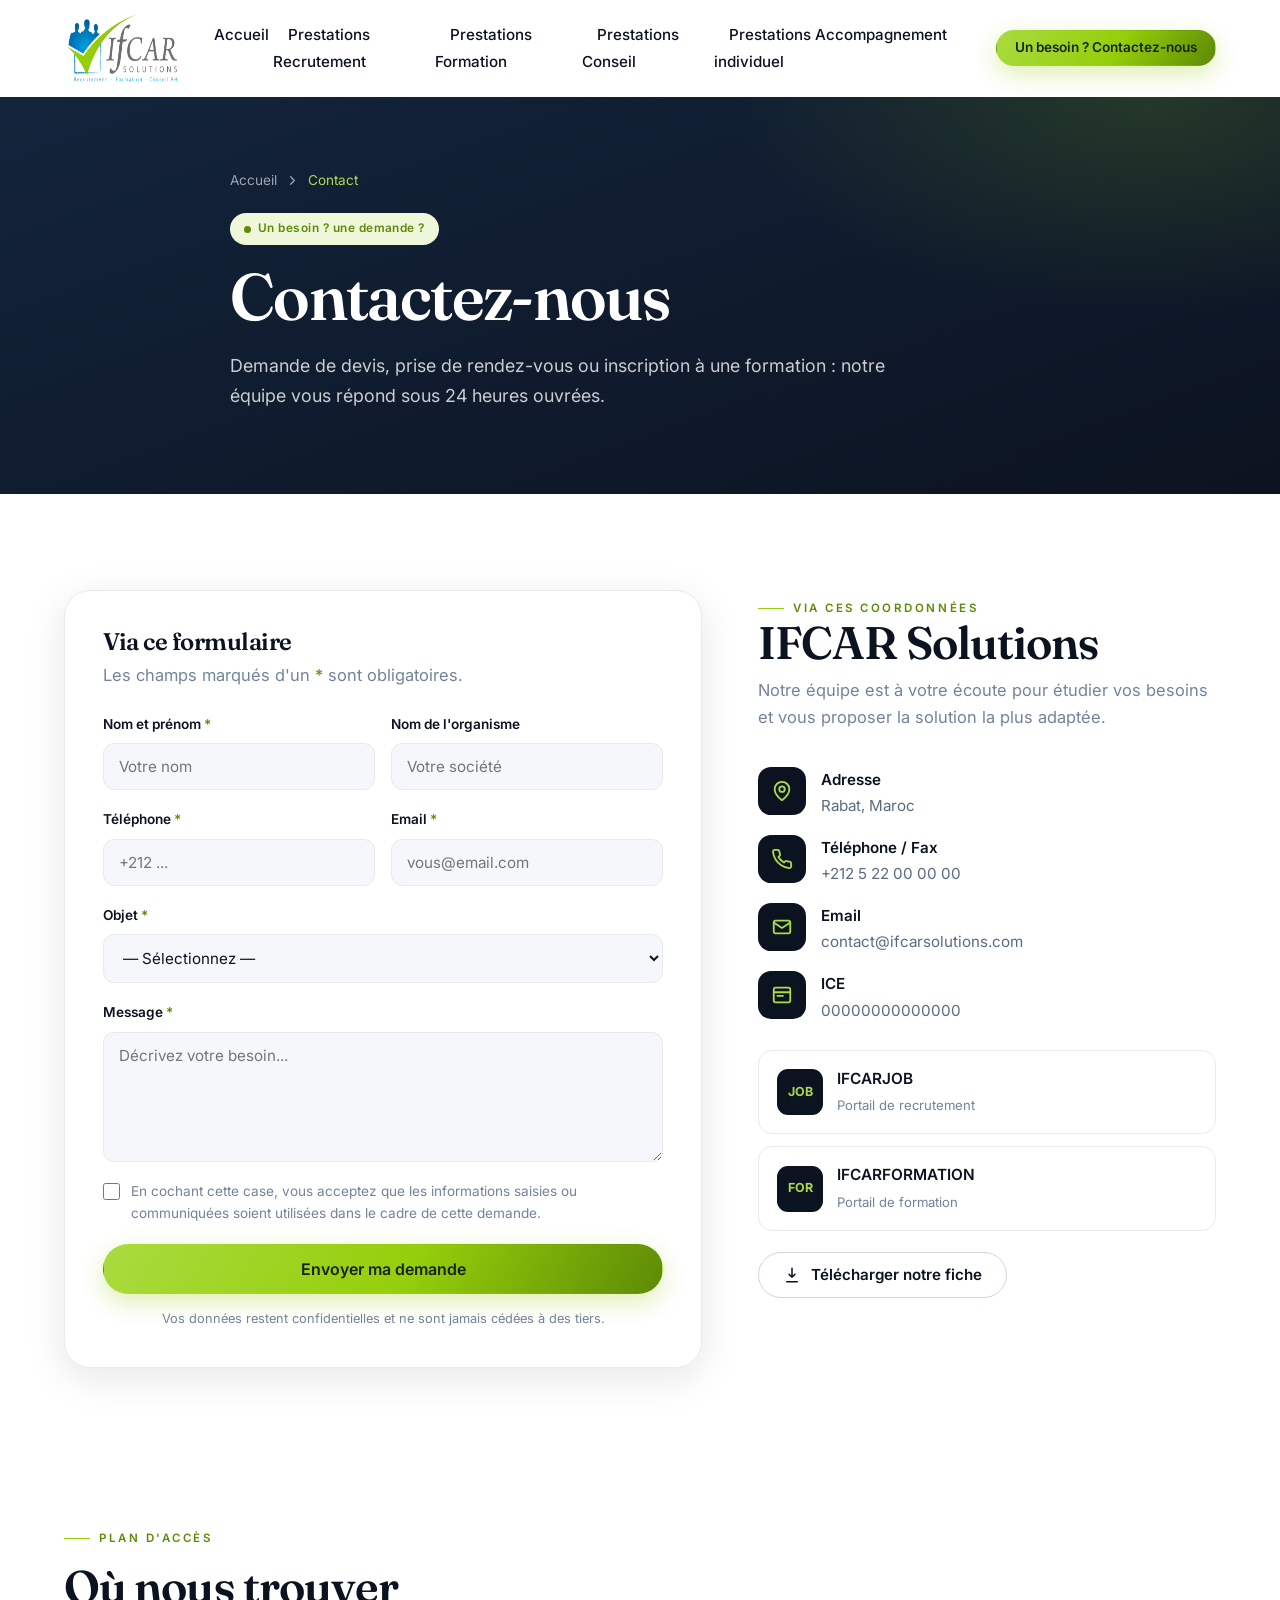
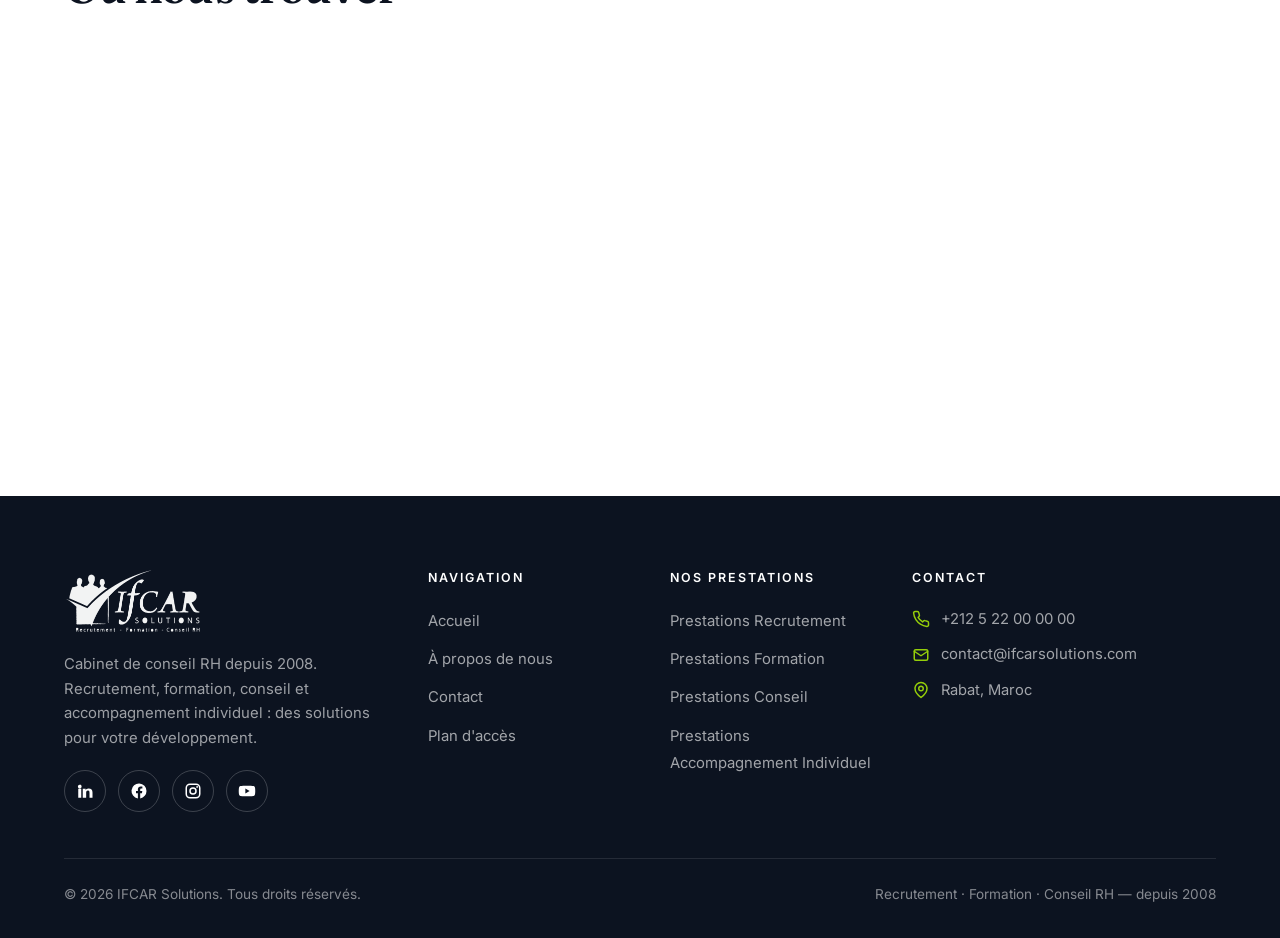
<file: contact.html>
<!DOCTYPE html>
<html lang="fr">
<head>
<meta charset="UTF-8" />
<meta name="viewport" content="width=device-width, initial-scale=1.0" />
<title>Contact — IFCAR Solutions | Devis, Rendez-vous & Inscriptions</title>
<meta name="description" content="Contactez IFCAR Solutions pour un devis, un rendez-vous ou une inscription. Cabinet de conseil RH à Rabat." />
<meta name="theme-color" content="#0c1320" />
<link rel="icon" type="image/png" sizes="32x32" href="assets/img/favicon-32.png" />
<link rel="apple-touch-icon" href="assets/img/favicon.png" />
<link rel="preconnect" href="https://fonts.googleapis.com" />
<link rel="preconnect" href="https://fonts.gstatic.com" crossorigin />
<link href="https://fonts.googleapis.com/css2?family=Fraunces:ital,opsz,wght@0,9..144,500;0,9..144,600;1,9..144,500&family=Inter:wght@400;500;600;700&display=swap" rel="stylesheet" />
<link rel="stylesheet" href="assets/css/style.css" />
</head>
<body>
<a class="skip-link" href="#main">Aller au contenu</a>

<header class="site-header">
  <div class="container nav">
    <a href="index.html" class="brand" aria-label="IFCAR Solutions — accueil"><img src="assets/img/logo.png" alt="IFCAR Solutions — Recrutement, Formation, Conseil RH" /></a>
    <nav class="nav-desktop" aria-label="Navigation principale">
      <ul class="nav-list">
        <li class="nav-item"><a href="index.html" class="nav-link" data-page="index.html">Accueil</a></li>
        <li class="nav-item"><a target="_blank" rel="noopener" href="recrutement.html" class="nav-link" data-page="recrutement.html">Prestations Recrutement</a></li>
        <li class="nav-item"><a target="_blank" rel="noopener" href="formation.html" class="nav-link" data-page="formation.html">Prestations Formation</a></li>
        <li class="nav-item"><a target="_blank" rel="noopener" href="conseil.html" class="nav-link" data-page="conseil.html">Prestations Conseil</a></li>
        <li class="nav-item"><a target="_blank" rel="noopener" href="accompagnement.html" class="nav-link" data-page="accompagnement.html">Prestations Accompagnement individuel</a></li>
      </ul>
    </nav>
    <div class="nav-actions">
      <a target="_blank" rel="noopener" href="contact.html" class="btn btn--gold btn--sm nav-contact">Un besoin ? Contactez-nous</a>
      <button class="burger" aria-label="Ouvrir le menu" aria-expanded="false" aria-controls="mobileNav"><span></span><span></span><span></span></button>
    </div>
  </div>
</header>

<div class="mobile-nav" id="mobileNav" aria-hidden="true">
  <nav class="mobile-nav__inner" aria-label="Navigation mobile">
    <a href="index.html" class="m-link" data-page="index.html">Accueil <svg viewBox="0 0 24 24" fill="none" stroke="currentColor" stroke-width="2"><path d="m9 6 6 6-6 6" stroke-linecap="round" stroke-linejoin="round"/></svg></a>
    <a target="_blank" rel="noopener" href="recrutement.html" class="m-link" data-page="recrutement.html">Prestations Recrutement <svg viewBox="0 0 24 24" fill="none" stroke="currentColor" stroke-width="2"><path d="m9 6 6 6-6 6" stroke-linecap="round" stroke-linejoin="round"/></svg></a>
    <a target="_blank" rel="noopener" href="formation.html" class="m-link" data-page="formation.html">Prestations Formation <svg viewBox="0 0 24 24" fill="none" stroke="currentColor" stroke-width="2"><path d="m9 6 6 6-6 6" stroke-linecap="round" stroke-linejoin="round"/></svg></a>
    <a target="_blank" rel="noopener" href="conseil.html" class="m-link" data-page="conseil.html">Prestations Conseil <svg viewBox="0 0 24 24" fill="none" stroke="currentColor" stroke-width="2"><path d="m9 6 6 6-6 6" stroke-linecap="round" stroke-linejoin="round"/></svg></a>
    <a target="_blank" rel="noopener" href="accompagnement.html" class="m-link" data-page="accompagnement.html">Prestations Accompagnement individuel <svg viewBox="0 0 24 24" fill="none" stroke="currentColor" stroke-width="2"><path d="m9 6 6 6-6 6" stroke-linecap="round" stroke-linejoin="round"/></svg></a>
    <a target="_blank" rel="noopener" href="contact.html" class="m-link" data-page="contact.html">Contact <svg viewBox="0 0 24 24" fill="none" stroke="currentColor" stroke-width="2"><path d="m9 6 6 6-6 6" stroke-linecap="round" stroke-linejoin="round"/></svg></a>
    <div class="mobile-nav__cta">
      <a target="_blank" rel="noopener" href="contact.html" class="btn btn--gold btn--lg">Un besoin ? Contactez-nous</a>
    </div>
    <div class="mobile-nav__foot">
      <div class="socials">
        <a href="#" aria-label="LinkedIn"><svg viewBox="0 0 24 24" fill="currentColor"><path d="M4.98 3.5A2.5 2.5 0 1 1 5 8.5a2.5 2.5 0 0 1-.02-5zM3 9h4v12H3zM9 9h3.8v1.7h.05c.53-1 1.83-2.05 3.77-2.05C20.5 8.65 22 10.8 22 14v7h-4v-6.2c0-1.5-.03-3.4-2.07-3.4-2.07 0-2.39 1.62-2.39 3.3V21H9z"/></svg></a>
        <a href="#" aria-label="Facebook"><svg viewBox="0 0 24 24" fill="currentColor"><path d="M22 12a10 10 0 1 0-11.5 9.9v-7H8v-2.9h2.5V9.8c0-2.5 1.5-3.9 3.8-3.9 1.1 0 2.2.2 2.2.2v2.5h-1.3c-1.2 0-1.6.8-1.6 1.6v1.8h2.8l-.45 2.9h-2.35v7A10 10 0 0 0 22 12z"/></svg></a>
        <a href="#" aria-label="Instagram"><svg viewBox="0 0 24 24" fill="none" stroke="currentColor" stroke-width="2"><rect x="3" y="3" width="18" height="18" rx="5"/><circle cx="12" cy="12" r="4"/><circle cx="17.5" cy="6.5" r="1.2" fill="currentColor" stroke="none"/></svg></a>
        <a href="#" aria-label="YouTube"><svg viewBox="0 0 24 24" fill="currentColor"><path d="M23 12s0-3.3-.4-4.8a2.5 2.5 0 0 0-1.8-1.8C19.3 5 12 5 12 5s-7.3 0-8.8.4a2.5 2.5 0 0 0-1.8 1.8C1 8.7 1 12 1 12s0 3.3.4 4.8a2.5 2.5 0 0 0 1.8 1.8C4.7 19 12 19 12 19s7.3 0 8.8-.4a2.5 2.5 0 0 0 1.8-1.8C23 15.3 23 12 23 12zM9.8 15.3V8.7l5.7 3.3z"/></svg></a>
      </div>
      <div class="m-contact">
        <a href="tel:+212522000000"><svg viewBox="0 0 24 24" fill="none" stroke="currentColor" stroke-width="2"><path d="M22 16.9v3a2 2 0 0 1-2.2 2 19.8 19.8 0 0 1-8.6-3 19.5 19.5 0 0 1-6-6 19.8 19.8 0 0 1-3-8.6A2 2 0 0 1 4.1 2h3a2 2 0 0 1 2 1.7c.1 1 .4 1.9.7 2.8a2 2 0 0 1-.5 2.1L8.1 9.9a16 16 0 0 0 6 6l1.3-1.3a2 2 0 0 1 2.1-.4c.9.3 1.8.6 2.8.7a2 2 0 0 1 1.7 2z" stroke-linecap="round" stroke-linejoin="round"/></svg>+212 5 22 00 00 00</a>
        <a href="mailto:contact@ifcarsolutions.com"><svg viewBox="0 0 24 24" fill="none" stroke="currentColor" stroke-width="2"><rect x="3" y="5" width="18" height="14" rx="2"/><path d="m3 7 9 6 9-6" stroke-linecap="round" stroke-linejoin="round"/></svg>contact@ifcarsolutions.com</a>
      </div>
    </div>
  </nav>
</div>

<main id="main">

<section class="page-hero">
  <div class="container page-hero__inner">
    <nav class="breadcrumb"><a href="index.html">Accueil</a><svg viewBox="0 0 24 24" fill="none" stroke="currentColor" stroke-width="2"><path d="m9 6 6 6-6 6" stroke-linecap="round" stroke-linejoin="round"/></svg><span>Contact</span></nav>
    <span class="pill"><span class="dot"></span>Un besoin ? une demande ?</span>
    <h1 class="mt-s">Contactez-nous</h1>
    <p>Demande de devis, prise de rendez-vous ou inscription à une formation : notre équipe vous répond sous 24 heures ouvrées.</p>
    
  </div>
</section>

<section class="section">
  <div class="container">
    <div class="split" style="align-items:start">
      <div class="reveal">
        <form class="form-card" data-demo>
          <div class="form-msg" role="status"></div>
          <h2 style="font-size:1.5rem;margin-bottom:6px">Via ce formulaire</h2>
          <p class="muted" style="margin-bottom:24px">Les champs marqués d'un <span style="color:var(--gold-2)">*</span> sont obligatoires.</p>
          <div class="field-row">
            <div class="field"><label>Nom et prénom <span class="req">*</span></label><input type="text" name="nom" required placeholder="Votre nom" /></div>
            <div class="field"><label>Nom de l'organisme</label><input type="text" name="organisme" placeholder="Votre société" /></div>
          </div>
          <div class="field-row">
            <div class="field"><label>Téléphone <span class="req">*</span></label><input type="tel" name="tel" required placeholder="+212 ..." /></div>
            <div class="field"><label>Email <span class="req">*</span></label><input type="email" name="email" required placeholder="vous@email.com" /></div>
          </div>
          <div class="field"><label>Objet <span class="req">*</span></label>
            <select name="objet" required>
              <option value="">— Sélectionnez —</option>
              <option>Demande de devis</option>
              <option>Demande de rendez-vous</option>
              <option>Inscription à une formation</option>
              <option>Recrutement</option>
              <option>Conseil</option>
              <option>Accompagnement individuel</option>
              <option>Autre</option>
            </select>
          </div>
          <div class="field"><label>Message <span class="req">*</span></label><textarea name="message" required placeholder="Décrivez votre besoin..."></textarea></div>
          <label class="consent"><input type="checkbox" required /><span>En cochant cette case, vous acceptez que les informations saisies ou communiquées soient utilisées dans le cadre de cette demande.</span></label>
          <button type="submit" class="btn btn--gold btn--lg" style="width:100%">Envoyer ma demande</button>
          <p class="form-note">Vos données restent confidentielles et ne sont jamais cédées à des tiers.</p>
        </form>
      </div>

      <div class="reveal" data-d="2">
        <span class="eyebrow">Via ces coordonnées</span>
        <h2>IFCAR Solutions</h2>
        <p class="muted mt-s">Notre équipe est à votre écoute pour étudier vos besoins et vous proposer la solution la plus adaptée.</p>
        <div class="info-list mt-l">
          <div class="info-item"><div class="ic"><svg viewBox="0 0 24 24" fill="none" stroke="currentColor" stroke-width="2"><path d="M20 10c0 6-8 12-8 12s-8-6-8-12a8 8 0 0 1 16 0z" stroke-linecap="round" stroke-linejoin="round"/><circle cx="12" cy="10" r="3"/></svg></div><div><strong>Adresse</strong><span>Rabat, Maroc</span></div></div>
          <div class="info-item"><div class="ic"><svg viewBox="0 0 24 24" fill="none" stroke="currentColor" stroke-width="2"><path d="M22 16.9v3a2 2 0 0 1-2.2 2 19.8 19.8 0 0 1-8.6-3 19.5 19.5 0 0 1-6-6 19.8 19.8 0 0 1-3-8.6A2 2 0 0 1 4.1 2h3a2 2 0 0 1 2 1.7c.1 1 .4 1.9.7 2.8a2 2 0 0 1-.5 2.1L8.1 9.9a16 16 0 0 0 6 6l1.3-1.3a2 2 0 0 1 2.1-.4c.9.3 1.8.6 2.8.7a2 2 0 0 1 1.7 2z" stroke-linecap="round" stroke-linejoin="round"/></svg></div><div><strong>Téléphone / Fax</strong><a href="tel:+212522000000">+212 5 22 00 00 00</a></div></div>
          <div class="info-item"><div class="ic"><svg viewBox="0 0 24 24" fill="none" stroke="currentColor" stroke-width="2"><rect x="3" y="5" width="18" height="14" rx="2"/><path d="m3 7 9 6 9-6" stroke-linecap="round" stroke-linejoin="round"/></svg></div><div><strong>Email</strong><a href="mailto:contact@ifcarsolutions.com">contact@ifcarsolutions.com</a></div></div>
          <div class="info-item"><div class="ic"><svg viewBox="0 0 24 24" fill="none" stroke="currentColor" stroke-width="2"><rect x="3" y="4" width="18" height="16" rx="2"/><path d="M3 9h18M7 13h6" stroke-linecap="round"/></svg></div><div><strong>ICE</strong><span>00000000000000</span></div></div>
        </div>
        <div class="portal-links" style="margin-top:26px">
          <a href="https://www.ifcarjob.com" target="_blank" rel="noopener" class="portal-link"><span class="pic">JOB</span><div><strong>IFCARJOB</strong><small>Portail de recrutement</small></div></a>
          <a href="https://www.ifcarformation.com" target="_blank" rel="noopener" class="portal-link"><span class="pic">FOR</span><div><strong>IFCARFORMATION</strong><small>Portail de formation</small></div></a>
        </div>
        <a href="#" class="btn btn--outline mt"><svg viewBox="0 0 24 24" fill="none" stroke="currentColor" stroke-width="2"><path d="M12 3v12m0 0 4-4m-4 4-4-4M5 21h14" stroke-linecap="round" stroke-linejoin="round"/></svg>Télécharger notre fiche</a>
      </div>
    </div>
  </div>
</section>

<section class="section--tight" id="map" style="padding-bottom:0">
  <div class="container">
    <div class="section-head reveal" style="margin-bottom:24px">
      <span class="eyebrow">Plan d'accès</span>
      <h2>Où nous trouver</h2>
    </div>
  </div>
  <div class="reveal" style="line-height:0">
    <iframe title="Localisation IFCAR Solutions — Rabat" src="https://www.google.com/maps?q=Rabat,Maroc&output=embed" width="100%" height="460" style="border:0;display:block" loading="lazy" referrerpolicy="no-referrer-when-downgrade"></iframe>
  </div>
</section>

</main>

<footer class="footer">
  <div class="container">
    <div class="footer__grid">
      <div class="footer__brand">
        <img src="assets/img/logo.png" alt="IFCAR Solutions" />
        <p>Cabinet de conseil RH depuis 2008. Recrutement, formation, conseil et accompagnement individuel : des solutions pour votre développement.</p>
        <div class="socials">
          <a href="#" aria-label="LinkedIn"><svg viewBox="0 0 24 24" fill="currentColor"><path d="M4.98 3.5A2.5 2.5 0 1 1 5 8.5a2.5 2.5 0 0 1-.02-5zM3 9h4v12H3zM9 9h3.8v1.7h.05c.53-1 1.83-2.05 3.77-2.05C20.5 8.65 22 10.8 22 14v7h-4v-6.2c0-1.5-.03-3.4-2.07-3.4-2.07 0-2.39 1.62-2.39 3.3V21H9z"/></svg></a>
          <a href="#" aria-label="Facebook"><svg viewBox="0 0 24 24" fill="currentColor"><path d="M22 12a10 10 0 1 0-11.5 9.9v-7H8v-2.9h2.5V9.8c0-2.5 1.5-3.9 3.8-3.9 1.1 0 2.2.2 2.2.2v2.5h-1.3c-1.2 0-1.6.8-1.6 1.6v1.8h2.8l-.45 2.9h-2.35v7A10 10 0 0 0 22 12z"/></svg></a>
          <a href="#" aria-label="Instagram"><svg viewBox="0 0 24 24" fill="none" stroke="currentColor" stroke-width="2"><rect x="3" y="3" width="18" height="18" rx="5"/><circle cx="12" cy="12" r="4"/><circle cx="17.5" cy="6.5" r="1.2" fill="currentColor" stroke="none"/></svg></a>
          <a href="#" aria-label="YouTube"><svg viewBox="0 0 24 24" fill="currentColor"><path d="M23 12s0-3.3-.4-4.8a2.5 2.5 0 0 0-1.8-1.8C19.3 5 12 5 12 5s-7.3 0-8.8.4a2.5 2.5 0 0 0-1.8 1.8C1 8.7 1 12 1 12s0 3.3.4 4.8a2.5 2.5 0 0 0 1.8 1.8C4.7 19 12 19 12 19s7.3 0 8.8-.4a2.5 2.5 0 0 0 1.8-1.8C23 15.3 23 12 23 12zM9.8 15.3V8.7l5.7 3.3z"/></svg></a>
        </div>
      </div>
      <div><h5>Navigation</h5><ul><li><a href="index.html">Accueil</a></li><li><a target="_blank" rel="noopener" href="a-propos.html">À propos de nous</a></li><li><a target="_blank" rel="noopener" href="contact.html">Contact</a></li><li><a target="_blank" rel="noopener" href="contact.html#map">Plan d'accès</a></li></ul></div>
      <div><h5>Nos prestations</h5><ul><li><a target="_blank" rel="noopener" href="recrutement.html">Prestations Recrutement</a></li><li><a target="_blank" rel="noopener" href="formation.html">Prestations Formation</a></li><li><a target="_blank" rel="noopener" href="conseil.html">Prestations Conseil</a></li><li><a target="_blank" rel="noopener" href="accompagnement.html">Prestations Accompagnement Individuel</a></li></ul></div>
      <div>
        <h5>Contact</h5>
        <ul class="foot-contact">
          <li><svg viewBox="0 0 24 24" fill="none" stroke="currentColor" stroke-width="2"><path d="M22 16.9v3a2 2 0 0 1-2.2 2 19.8 19.8 0 0 1-8.6-3 19.5 19.5 0 0 1-6-6 19.8 19.8 0 0 1-3-8.6A2 2 0 0 1 4.1 2h3a2 2 0 0 1 2 1.7c.1 1 .4 1.9.7 2.8a2 2 0 0 1-.5 2.1L8.1 9.9a16 16 0 0 0 6 6l1.3-1.3a2 2 0 0 1 2.1-.4c.9.3 1.8.6 2.8.7a2 2 0 0 1 1.7 2z" stroke-linecap="round" stroke-linejoin="round"/></svg><a href="tel:+212522000000">+212 5 22 00 00 00</a></li>
          <li><svg viewBox="0 0 24 24" fill="none" stroke="currentColor" stroke-width="2"><rect x="3" y="5" width="18" height="14" rx="2"/><path d="m3 7 9 6 9-6" stroke-linecap="round" stroke-linejoin="round"/></svg><a href="mailto:contact@ifcarsolutions.com">contact@ifcarsolutions.com</a></li>
          <li><svg viewBox="0 0 24 24" fill="none" stroke="currentColor" stroke-width="2"><path d="M20 10c0 6-8 12-8 12s-8-6-8-12a8 8 0 0 1 16 0z" stroke-linecap="round" stroke-linejoin="round"/><circle cx="12" cy="10" r="3"/></svg><span>Rabat, Maroc</span></li>
        </ul>
      </div>
    </div>
    <div class="footer__bottom">
      <span>© <span id="year">2026</span> IFCAR Solutions. Tous droits réservés.</span>
      <span>Recrutement · Formation · Conseil RH — depuis 2008</span>
    </div>
  </div>
</footer>

<a target="_blank" rel="noopener" href="contact.html" class="btn btn--gold float-cta">Prendre RDV</a>

<script src="assets/js/main.js"></script>
</body>
</html>
</file>
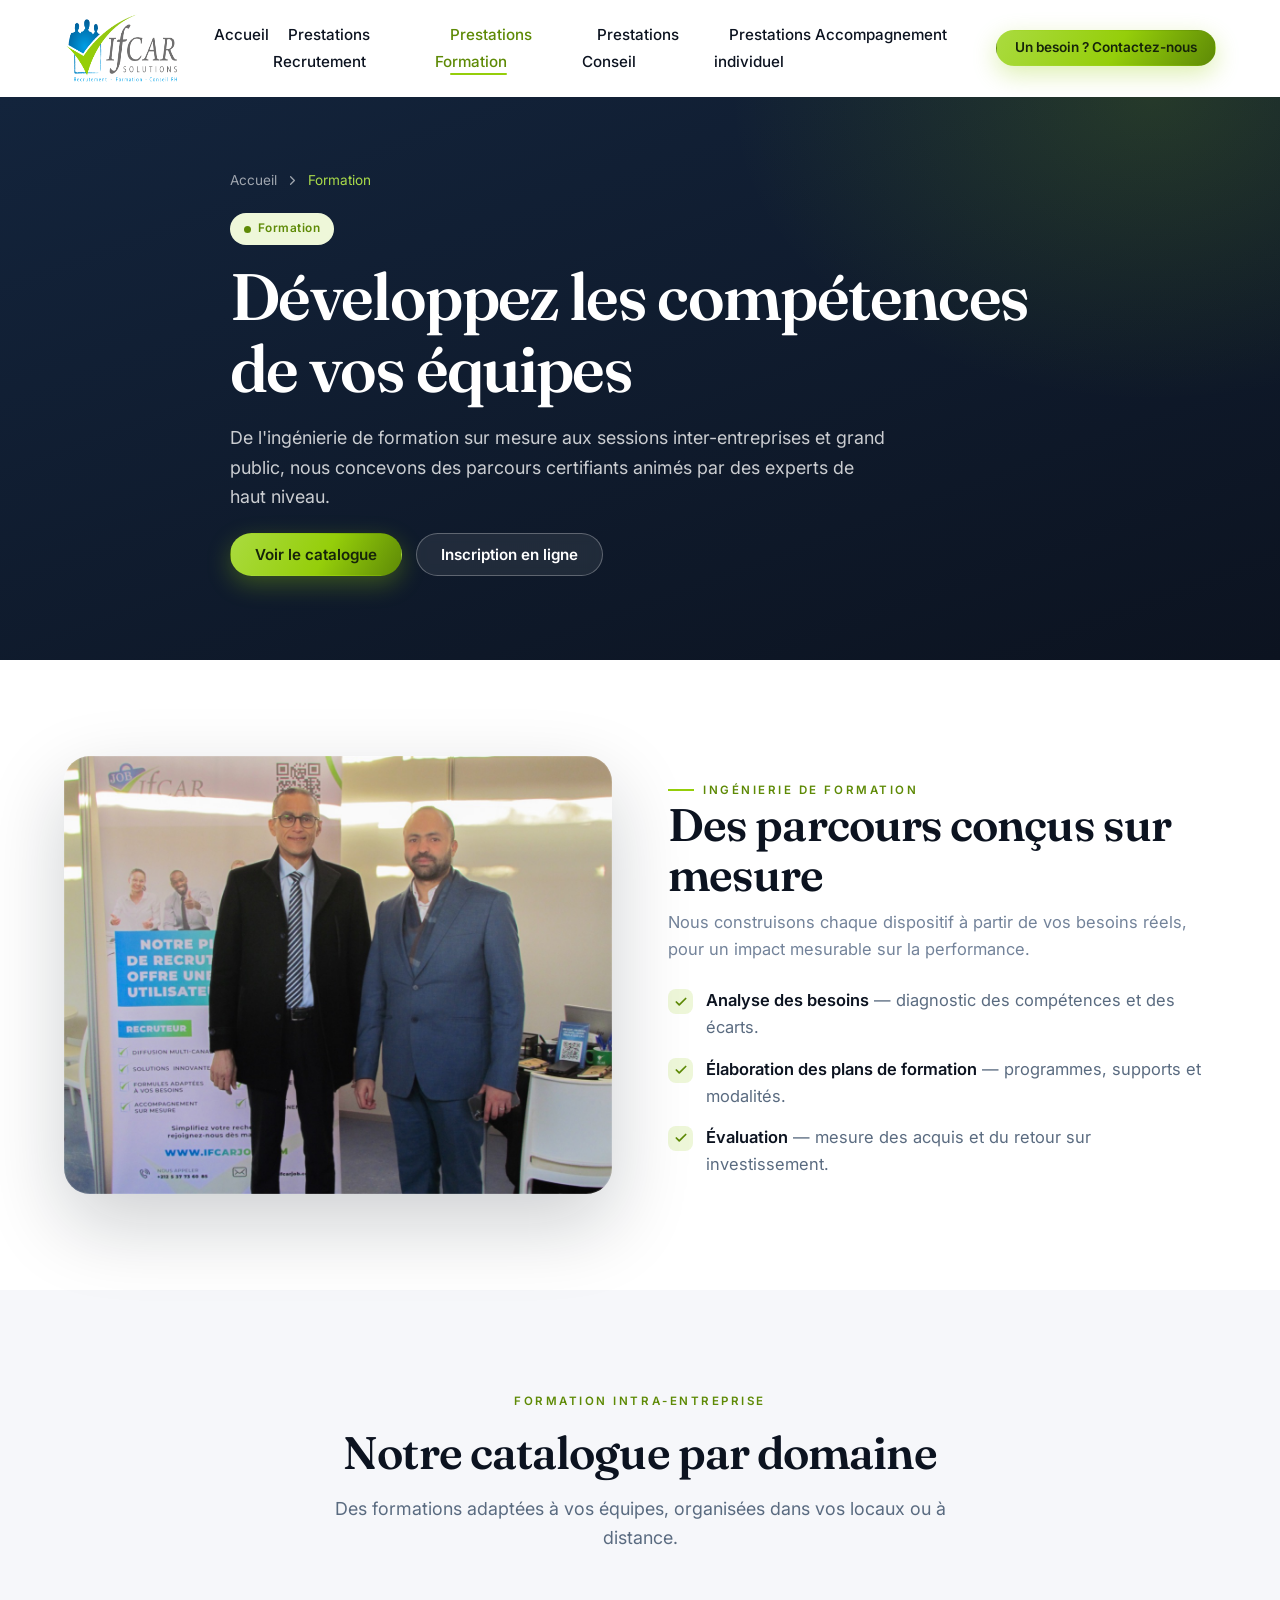
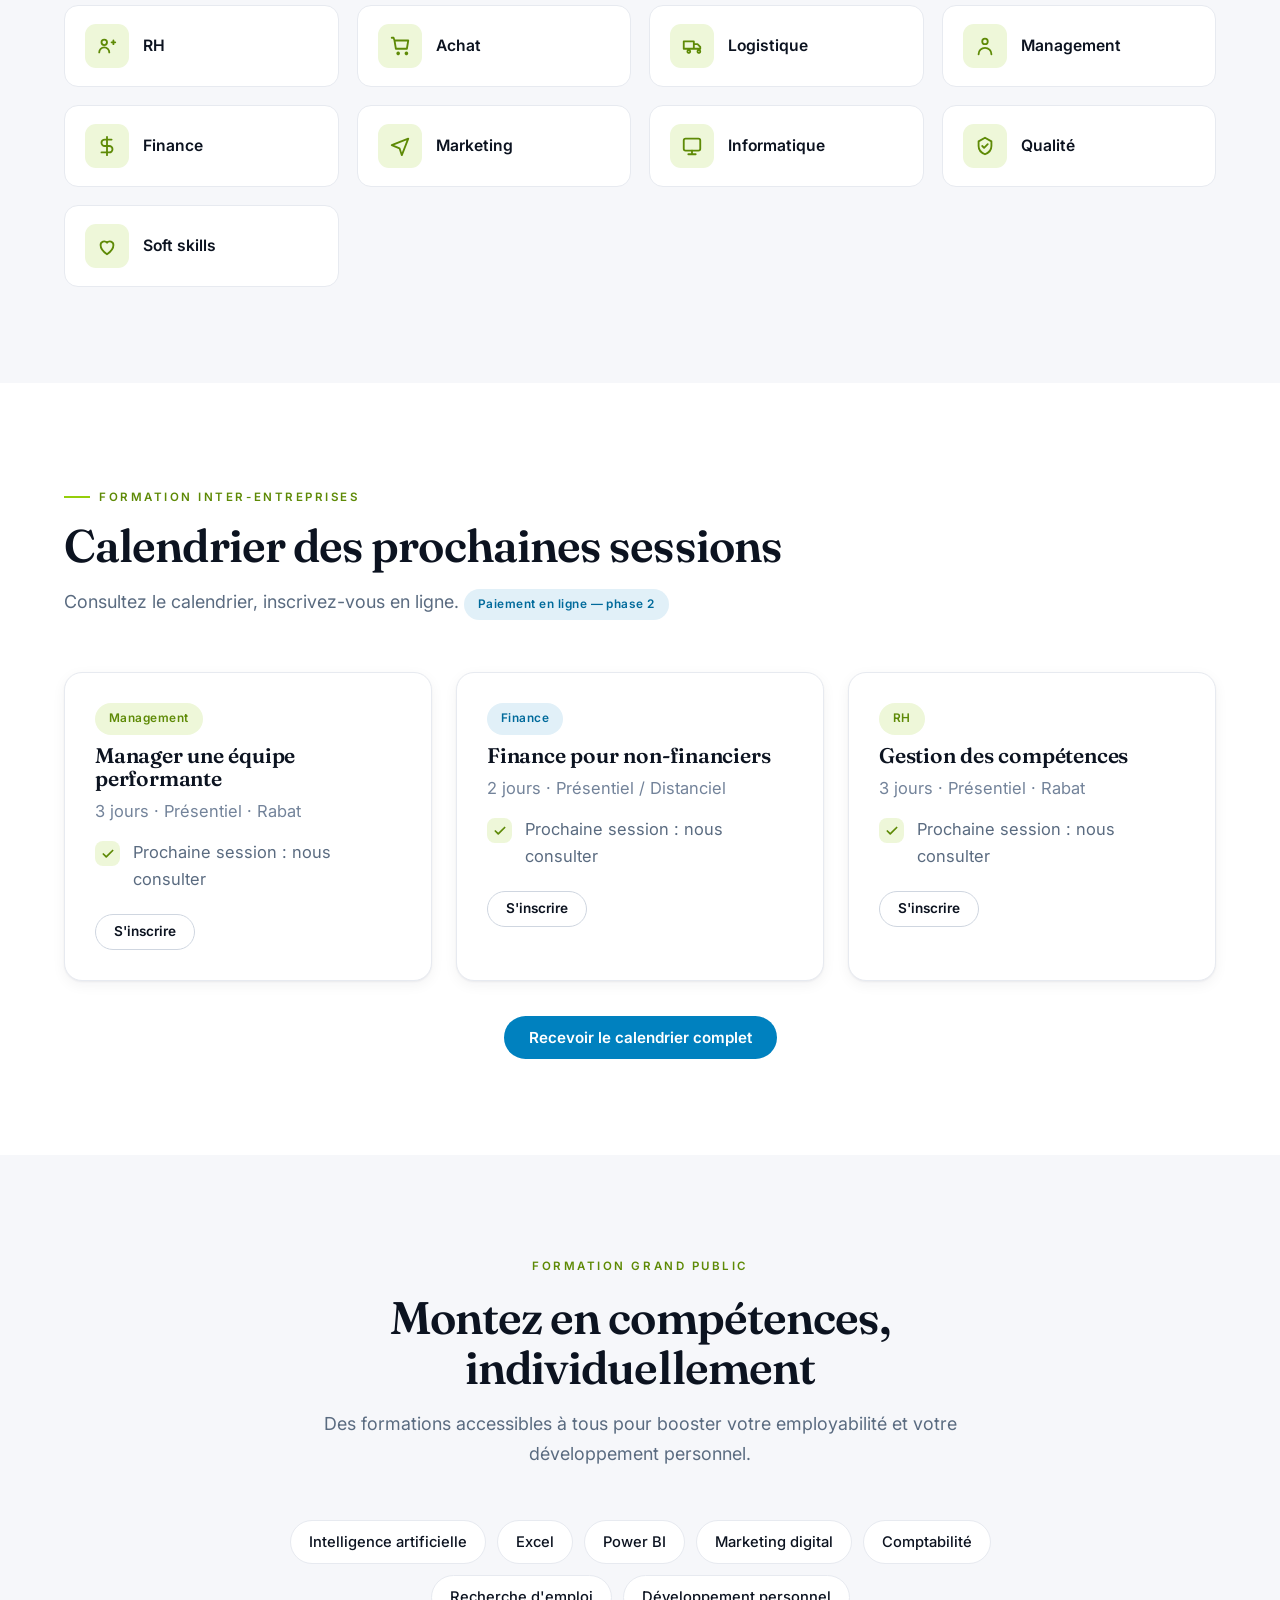
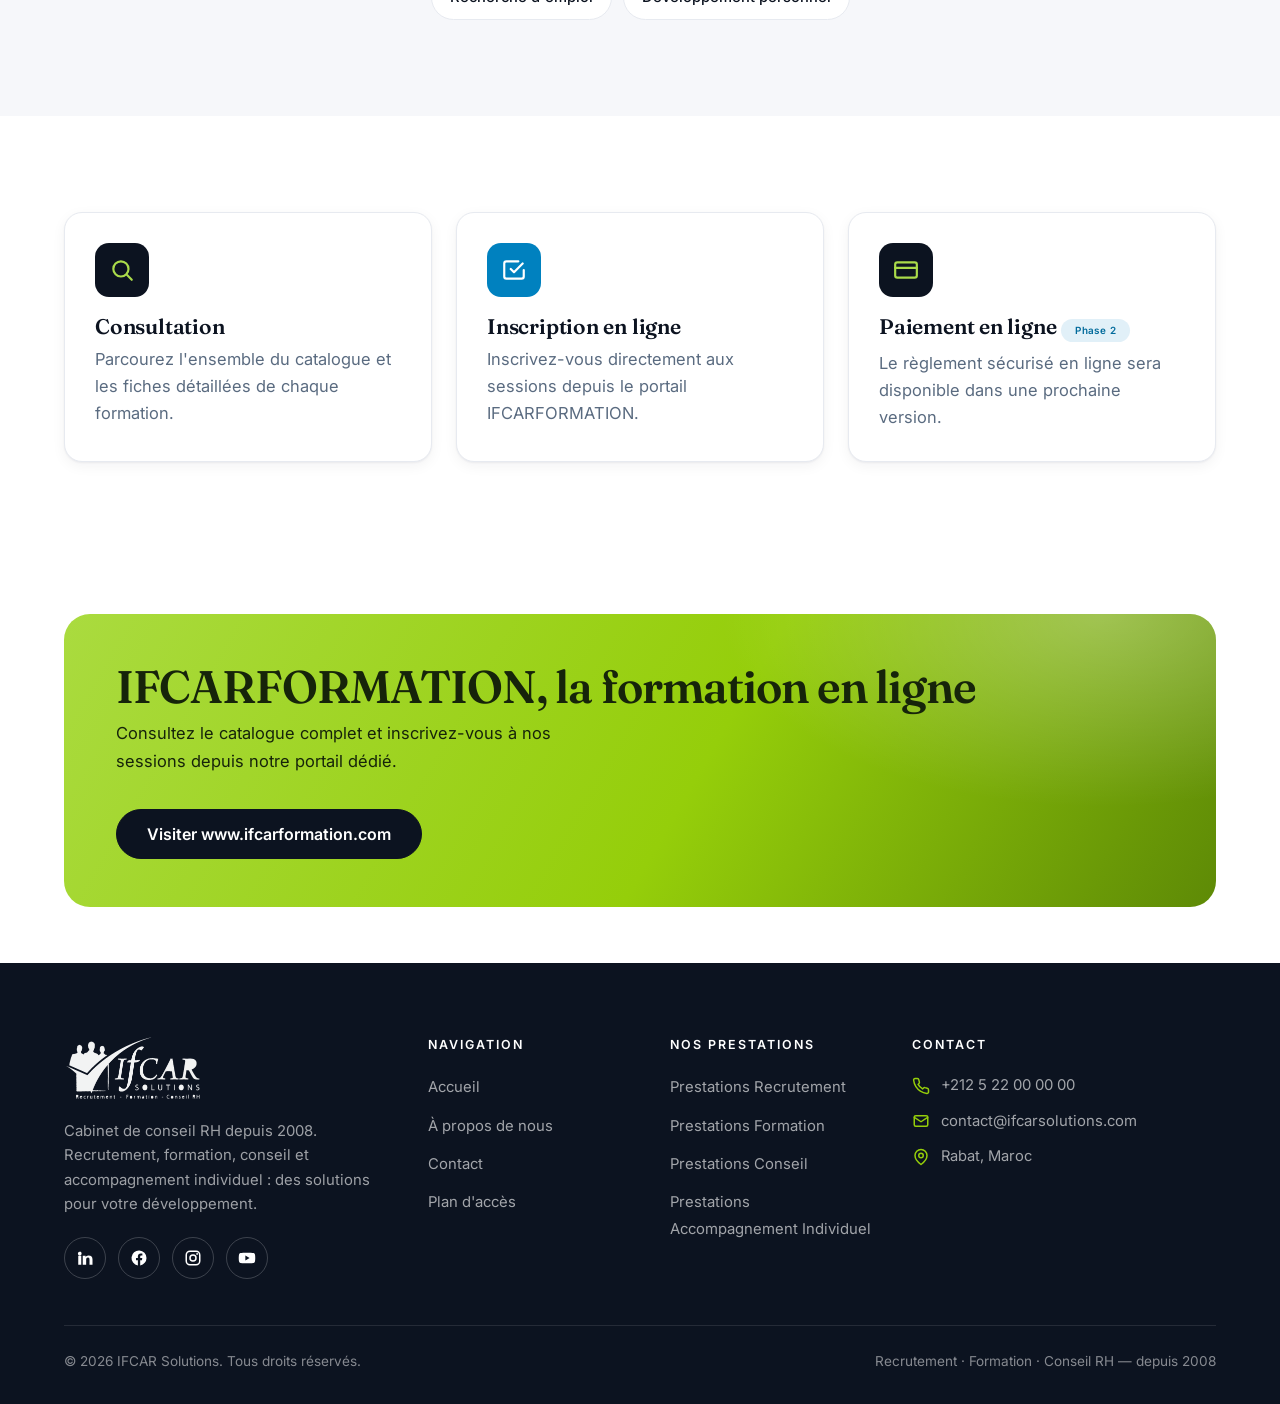
<file: formation.html>
<!DOCTYPE html>
<html lang="fr">
<head>
<meta charset="UTF-8" />
<meta name="viewport" content="width=device-width, initial-scale=1.0" />
<title>Formation — IFCAR Solutions | Ingénierie, Intra, Inter & Grand public</title>
<meta name="description" content="Formations IFCAR : ingénierie sur mesure, catalogue intra par domaine, sessions inter-entreprises et grand public. Portail IFCARFORMATION." />
<meta name="theme-color" content="#0c1320" />
<link rel="icon" type="image/png" sizes="32x32" href="assets/img/favicon-32.png" />
<link rel="apple-touch-icon" href="assets/img/favicon.png" />
<link rel="preconnect" href="https://fonts.googleapis.com" />
<link rel="preconnect" href="https://fonts.gstatic.com" crossorigin />
<link href="https://fonts.googleapis.com/css2?family=Fraunces:ital,opsz,wght@0,9..144,500;0,9..144,600;1,9..144,500&family=Inter:wght@400;500;600;700&display=swap" rel="stylesheet" />
<link rel="stylesheet" href="assets/css/style.css" />
</head>
<body>
<a class="skip-link" href="#main">Aller au contenu</a>

<header class="site-header">
  <div class="container nav">
    <a href="index.html" class="brand" aria-label="IFCAR Solutions — accueil"><img src="assets/img/logo.png" alt="IFCAR Solutions — Recrutement, Formation, Conseil RH" /></a>
    <nav class="nav-desktop" aria-label="Navigation principale">
      <ul class="nav-list">
        <li class="nav-item"><a href="index.html" class="nav-link" data-page="index.html">Accueil</a></li>
        <li class="nav-item"><a target="_blank" rel="noopener" href="recrutement.html" class="nav-link" data-page="recrutement.html">Prestations Recrutement</a></li>
        <li class="nav-item"><a target="_blank" rel="noopener" href="formation.html" class="nav-link" data-page="formation.html">Prestations Formation</a></li>
        <li class="nav-item"><a target="_blank" rel="noopener" href="conseil.html" class="nav-link" data-page="conseil.html">Prestations Conseil</a></li>
        <li class="nav-item"><a target="_blank" rel="noopener" href="accompagnement.html" class="nav-link" data-page="accompagnement.html">Prestations Accompagnement individuel</a></li>
      </ul>
    </nav>
    <div class="nav-actions">
      <a target="_blank" rel="noopener" href="contact.html" class="btn btn--gold btn--sm nav-contact">Un besoin ? Contactez-nous</a>
      <button class="burger" aria-label="Ouvrir le menu" aria-expanded="false" aria-controls="mobileNav"><span></span><span></span><span></span></button>
    </div>
  </div>
</header>

<div class="mobile-nav" id="mobileNav" aria-hidden="true">
  <nav class="mobile-nav__inner" aria-label="Navigation mobile">
    <a href="index.html" class="m-link" data-page="index.html">Accueil <svg viewBox="0 0 24 24" fill="none" stroke="currentColor" stroke-width="2"><path d="m9 6 6 6-6 6" stroke-linecap="round" stroke-linejoin="round"/></svg></a>
    <a target="_blank" rel="noopener" href="recrutement.html" class="m-link" data-page="recrutement.html">Prestations Recrutement <svg viewBox="0 0 24 24" fill="none" stroke="currentColor" stroke-width="2"><path d="m9 6 6 6-6 6" stroke-linecap="round" stroke-linejoin="round"/></svg></a>
    <a target="_blank" rel="noopener" href="formation.html" class="m-link" data-page="formation.html">Prestations Formation <svg viewBox="0 0 24 24" fill="none" stroke="currentColor" stroke-width="2"><path d="m9 6 6 6-6 6" stroke-linecap="round" stroke-linejoin="round"/></svg></a>
    <a target="_blank" rel="noopener" href="conseil.html" class="m-link" data-page="conseil.html">Prestations Conseil <svg viewBox="0 0 24 24" fill="none" stroke="currentColor" stroke-width="2"><path d="m9 6 6 6-6 6" stroke-linecap="round" stroke-linejoin="round"/></svg></a>
    <a target="_blank" rel="noopener" href="accompagnement.html" class="m-link" data-page="accompagnement.html">Prestations Accompagnement individuel <svg viewBox="0 0 24 24" fill="none" stroke="currentColor" stroke-width="2"><path d="m9 6 6 6-6 6" stroke-linecap="round" stroke-linejoin="round"/></svg></a>
    <a target="_blank" rel="noopener" href="contact.html" class="m-link" data-page="contact.html">Contact <svg viewBox="0 0 24 24" fill="none" stroke="currentColor" stroke-width="2"><path d="m9 6 6 6-6 6" stroke-linecap="round" stroke-linejoin="round"/></svg></a>
    <div class="mobile-nav__cta">
      <a target="_blank" rel="noopener" href="contact.html" class="btn btn--gold btn--lg">Un besoin ? Contactez-nous</a>
    </div>
    <div class="mobile-nav__foot">
      <div class="socials">
        <a href="#" aria-label="LinkedIn"><svg viewBox="0 0 24 24" fill="currentColor"><path d="M4.98 3.5A2.5 2.5 0 1 1 5 8.5a2.5 2.5 0 0 1-.02-5zM3 9h4v12H3zM9 9h3.8v1.7h.05c.53-1 1.83-2.05 3.77-2.05C20.5 8.65 22 10.8 22 14v7h-4v-6.2c0-1.5-.03-3.4-2.07-3.4-2.07 0-2.39 1.62-2.39 3.3V21H9z"/></svg></a>
        <a href="#" aria-label="Facebook"><svg viewBox="0 0 24 24" fill="currentColor"><path d="M22 12a10 10 0 1 0-11.5 9.9v-7H8v-2.9h2.5V9.8c0-2.5 1.5-3.9 3.8-3.9 1.1 0 2.2.2 2.2.2v2.5h-1.3c-1.2 0-1.6.8-1.6 1.6v1.8h2.8l-.45 2.9h-2.35v7A10 10 0 0 0 22 12z"/></svg></a>
        <a href="#" aria-label="Instagram"><svg viewBox="0 0 24 24" fill="none" stroke="currentColor" stroke-width="2"><rect x="3" y="3" width="18" height="18" rx="5"/><circle cx="12" cy="12" r="4"/><circle cx="17.5" cy="6.5" r="1.2" fill="currentColor" stroke="none"/></svg></a>
        <a href="#" aria-label="YouTube"><svg viewBox="0 0 24 24" fill="currentColor"><path d="M23 12s0-3.3-.4-4.8a2.5 2.5 0 0 0-1.8-1.8C19.3 5 12 5 12 5s-7.3 0-8.8.4a2.5 2.5 0 0 0-1.8 1.8C1 8.7 1 12 1 12s0 3.3.4 4.8a2.5 2.5 0 0 0 1.8 1.8C4.7 19 12 19 12 19s7.3 0 8.8-.4a2.5 2.5 0 0 0 1.8-1.8C23 15.3 23 12 23 12zM9.8 15.3V8.7l5.7 3.3z"/></svg></a>
      </div>
      <div class="m-contact">
        <a href="tel:+212522000000"><svg viewBox="0 0 24 24" fill="none" stroke="currentColor" stroke-width="2"><path d="M22 16.9v3a2 2 0 0 1-2.2 2 19.8 19.8 0 0 1-8.6-3 19.5 19.5 0 0 1-6-6 19.8 19.8 0 0 1-3-8.6A2 2 0 0 1 4.1 2h3a2 2 0 0 1 2 1.7c.1 1 .4 1.9.7 2.8a2 2 0 0 1-.5 2.1L8.1 9.9a16 16 0 0 0 6 6l1.3-1.3a2 2 0 0 1 2.1-.4c.9.3 1.8.6 2.8.7a2 2 0 0 1 1.7 2z" stroke-linecap="round" stroke-linejoin="round"/></svg>+212 5 22 00 00 00</a>
        <a href="mailto:contact@ifcarsolutions.com"><svg viewBox="0 0 24 24" fill="none" stroke="currentColor" stroke-width="2"><rect x="3" y="5" width="18" height="14" rx="2"/><path d="m3 7 9 6 9-6" stroke-linecap="round" stroke-linejoin="round"/></svg>contact@ifcarsolutions.com</a>
      </div>
    </div>
  </nav>
</div>

<main id="main">

<section class="page-hero">
  <div class="container page-hero__inner">
    <nav class="breadcrumb"><a href="index.html">Accueil</a><svg viewBox="0 0 24 24" fill="none" stroke="currentColor" stroke-width="2"><path d="m9 6 6 6-6 6" stroke-linecap="round" stroke-linejoin="round"/></svg><span>Formation</span></nav>
    <span class="pill"><span class="dot"></span>Formation</span>
    <h1 class="mt-s">Développez les compétences de vos équipes</h1>
    <p>De l'ingénierie de formation sur mesure aux sessions inter-entreprises et grand public, nous concevons des parcours certifiants animés par des experts de haut niveau.</p>
    <div class="btn-row mt"><a href="#catalogue" class="btn btn--gold">Voir le catalogue</a><a href="https://www.ifcarformation.com" target="_blank" rel="noopener" class="btn btn--ghost-light">Inscription en ligne</a></div>
  </div>
</section>

<section class="section">
  <div class="container">
    <div class="split">
      <div class="split__media media-frame reveal"><img src="assets/img/formation.jpg" alt="Formation professionnelle IFCAR Solutions" /></div>
      <div class="reveal" data-d="2">
        <span class="eyebrow">Ingénierie de formation</span>
        <h2>Des parcours conçus sur mesure</h2>
        <p class="muted mt-s">Nous construisons chaque dispositif à partir de vos besoins réels, pour un impact mesurable sur la performance.</p>
        <ul class="check-list">
          <li><span class="tick"><svg viewBox="0 0 24 24" fill="none" stroke="currentColor" stroke-width="3"><path d="M20 6 9 17l-5-5" stroke-linecap="round" stroke-linejoin="round"/></svg></span><span><strong>Analyse des besoins</strong> — diagnostic des compétences et des écarts.</span></li>
          <li><span class="tick"><svg viewBox="0 0 24 24" fill="none" stroke="currentColor" stroke-width="3"><path d="M20 6 9 17l-5-5" stroke-linecap="round" stroke-linejoin="round"/></svg></span><span><strong>Élaboration des plans de formation</strong> — programmes, supports et modalités.</span></li>
          <li><span class="tick"><svg viewBox="0 0 24 24" fill="none" stroke="currentColor" stroke-width="3"><path d="M20 6 9 17l-5-5" stroke-linecap="round" stroke-linejoin="round"/></svg></span><span><strong>Évaluation</strong> — mesure des acquis et du retour sur investissement.</span></li>
        </ul>
      </div>
    </div>
  </div>
</section>

<section class="section section--soft" id="catalogue">
  <div class="container">
    <div class="section-head center reveal">
      <span class="eyebrow eyebrow--center">Formation intra-entreprise</span>
      <h2>Notre catalogue par domaine</h2>
      <p class="lead">Des formations adaptées à vos équipes, organisées dans vos locaux ou à distance.</p>
    </div>
    <div class="domain-grid reveal">
      <div class="domain-card"><div class="ic"><svg viewBox="0 0 24 24" fill="none" stroke="currentColor" stroke-width="2"><circle cx="9" cy="8" r="3"/><path d="M3.5 19a5.5 5.5 0 0 1 11 0M17 8h4M19 6v4" stroke-linecap="round"/></svg></div><strong>RH</strong></div>
<div class="domain-card"><div class="ic"><svg viewBox="0 0 24 24" fill="none" stroke="currentColor" stroke-width="2"><path d="M6 6h15l-1.5 9H7.5L6 6zM6 6 5 3H3M9 20a1 1 0 1 0 0-.01M18 20a1 1 0 1 0 0-.01" stroke-linecap="round" stroke-linejoin="round"/></svg></div><strong>Achat</strong></div>
<div class="domain-card"><div class="ic"><svg viewBox="0 0 24 24" fill="none" stroke="currentColor" stroke-width="2"><path d="M3 7h11v8H3zM14 10h4l3 3v2h-7M7 18a1.5 1.5 0 1 0 0-.01M18 18a1.5 1.5 0 1 0 0-.01" stroke-linecap="round" stroke-linejoin="round"/></svg></div><strong>Logistique</strong></div>
<div class="domain-card"><div class="ic"><svg viewBox="0 0 24 24" fill="none" stroke="currentColor" stroke-width="2"><circle cx="12" cy="7" r="3"/><path d="M5 21a7 7 0 0 1 14 0" stroke-linecap="round"/></svg></div><strong>Management</strong></div>
<div class="domain-card"><div class="ic"><svg viewBox="0 0 24 24" fill="none" stroke="currentColor" stroke-width="2"><path d="M12 2v20M17 5H9.5a3.5 3.5 0 0 0 0 7h5a3.5 3.5 0 0 1 0 7H6" stroke-linecap="round" stroke-linejoin="round"/></svg></div><strong>Finance</strong></div>
<div class="domain-card"><div class="ic"><svg viewBox="0 0 24 24" fill="none" stroke="currentColor" stroke-width="2"><path d="M3 11l18-7-7 18-2.5-7.5L3 11z" stroke-linecap="round" stroke-linejoin="round"/></svg></div><strong>Marketing</strong></div>
<div class="domain-card"><div class="ic"><svg viewBox="0 0 24 24" fill="none" stroke="currentColor" stroke-width="2"><rect x="3" y="4" width="18" height="13" rx="2"/><path d="M8 21h8M12 17v4" stroke-linecap="round"/></svg></div><strong>Informatique</strong></div>
<div class="domain-card"><div class="ic"><svg viewBox="0 0 24 24" fill="none" stroke="currentColor" stroke-width="2"><path d="M9 12l2 2 4-4M12 3l7 4v5c0 4.5-3 7.5-7 9-4-1.5-7-4.5-7-9V7l7-4z" stroke-linecap="round" stroke-linejoin="round"/></svg></div><strong>Qualité</strong></div><div class="domain-card"><div class="ic"><svg viewBox="0 0 24 24" fill="none" stroke="currentColor" stroke-width="2"><path d="M12 21s-7-4.5-7-10a4 4 0 0 1 7-2.6A4 4 0 0 1 19 11c0 5.5-7 10-7 10z" stroke-linecap="round" stroke-linejoin="round"/></svg></div><strong>Soft skills</strong></div>
    </div>
  </div>
</section>

<section class="section">
  <div class="container">
    <div class="section-head reveal">
      <span class="eyebrow">Formation inter-entreprises</span>
      <h2>Calendrier des prochaines sessions</h2>
      <p class="lead">Consultez le calendrier, inscrivez-vous en ligne. <span class="pill green">Paiement en ligne — phase 2</span></p>
    </div>
    <div class="grid g-3">
      <div class="card svc reveal" data-d="1"><span class="pill">Management</span><h3 class="mt-s">Manager une équipe performante</h3><p class="muted">3 jours · Présentiel · Rabat</p><ul class="check-list" style="margin-top:14px"><li><span class="tick"><svg viewBox="0 0 24 24" fill="none" stroke="currentColor" stroke-width="3"><path d="M20 6 9 17l-5-5" stroke-linecap="round" stroke-linejoin="round"/></svg></span><span>Prochaine session : nous consulter</span></li></ul><a href="https://www.ifcarformation.com" target="_blank" rel="noopener" class="btn btn--outline btn--sm mt">S'inscrire</a></div>
      <div class="card svc is-green reveal" data-d="2"><span class="pill green">Finance</span><h3 class="mt-s">Finance pour non-financiers</h3><p class="muted">2 jours · Présentiel / Distanciel</p><ul class="check-list" style="margin-top:14px"><li><span class="tick"><svg viewBox="0 0 24 24" fill="none" stroke="currentColor" stroke-width="3"><path d="M20 6 9 17l-5-5" stroke-linecap="round" stroke-linejoin="round"/></svg></span><span>Prochaine session : nous consulter</span></li></ul><a href="https://www.ifcarformation.com" target="_blank" rel="noopener" class="btn btn--outline btn--sm mt">S'inscrire</a></div>
      <div class="card svc reveal" data-d="3"><span class="pill">RH</span><h3 class="mt-s">Gestion des compétences</h3><p class="muted">3 jours · Présentiel · Rabat</p><ul class="check-list" style="margin-top:14px"><li><span class="tick"><svg viewBox="0 0 24 24" fill="none" stroke="currentColor" stroke-width="3"><path d="M20 6 9 17l-5-5" stroke-linecap="round" stroke-linejoin="round"/></svg></span><span>Prochaine session : nous consulter</span></li></ul><a href="https://www.ifcarformation.com" target="_blank" rel="noopener" class="btn btn--outline btn--sm mt">S'inscrire</a></div>
    </div>
    <div class="center mt-l"><a target="_blank" rel="noopener" href="contact.html" class="btn btn--blue">Recevoir le calendrier complet</a></div>
  </div>
</section>

<section class="section section--soft">
  <div class="container">
    <div class="section-head center reveal">
      <span class="eyebrow eyebrow--center">Formation grand public</span>
      <h2>Montez en compétences, individuellement</h2>
      <p class="lead">Des formations accessibles à tous pour booster votre employabilité et votre développement personnel.</p>
    </div>
    <div class="tag-list reveal" style="justify-content:center;max-width:820px;margin-inline:auto">
      <span class="tag">Intelligence artificielle</span><span class="tag">Excel</span><span class="tag">Power BI</span><span class="tag">Marketing digital</span><span class="tag">Comptabilité</span><span class="tag">Recherche d'emploi</span><span class="tag">Développement personnel</span>
    </div>
  </div>
</section>

<section class="section">
  <div class="container">
    <div class="grid g-3">
      <div class="card reveal" data-d="1"><div class="ic"><svg viewBox="0 0 24 24" fill="none" stroke="currentColor" stroke-width="2"><circle cx="11" cy="11" r="7"/><path d="m21 21-4.3-4.3" stroke-linecap="round"/></svg></div><h3>Consultation</h3><p>Parcourez l'ensemble du catalogue et les fiches détaillées de chaque formation.</p></div>
      <div class="card is-green reveal" data-d="2"><div class="ic"><svg viewBox="0 0 24 24" fill="none" stroke="currentColor" stroke-width="2"><path d="M9 11l3 3 8-8M21 12v6a2 2 0 0 1-2 2H5a2 2 0 0 1-2-2V6a2 2 0 0 1 2-2h11" stroke-linecap="round" stroke-linejoin="round"/></svg></div><h3>Inscription en ligne</h3><p>Inscrivez-vous directement aux sessions depuis le portail IFCARFORMATION.</p></div>
      <div class="card reveal" data-d="3"><div class="ic"><svg viewBox="0 0 24 24" fill="none" stroke="currentColor" stroke-width="2"><rect x="2" y="5" width="20" height="14" rx="2"/><path d="M2 10h20" stroke-linecap="round"/></svg></div><h3>Paiement en ligne <span class="pill green" style="font-size:.62rem">Phase 2</span></h3><p>Le règlement sécurisé en ligne sera disponible dans une prochaine version.</p></div>
    </div>
  </div>
</section>

<section class="section--tight">
  <div class="container">
    <div class="cta-band cta-band--gold reveal">
      <div class="cta-band__inner">
        <div><h2 style="color:#16240a">IFCARFORMATION, la formation en ligne</h2><p>Consultez le catalogue complet et inscrivez-vous à nos sessions depuis notre portail dédié.</p></div>
        <div class="btn-row"><a href="https://www.ifcarformation.com" target="_blank" rel="noopener" class="btn btn--primary btn--lg">Visiter www.ifcarformation.com</a></div>
      </div>
    </div>
  </div>
</section>

</main>

<footer class="footer">
  <div class="container">
    <div class="footer__grid">
      <div class="footer__brand">
        <img src="assets/img/logo.png" alt="IFCAR Solutions" />
        <p>Cabinet de conseil RH depuis 2008. Recrutement, formation, conseil et accompagnement individuel : des solutions pour votre développement.</p>
        <div class="socials">
          <a href="#" aria-label="LinkedIn"><svg viewBox="0 0 24 24" fill="currentColor"><path d="M4.98 3.5A2.5 2.5 0 1 1 5 8.5a2.5 2.5 0 0 1-.02-5zM3 9h4v12H3zM9 9h3.8v1.7h.05c.53-1 1.83-2.05 3.77-2.05C20.5 8.65 22 10.8 22 14v7h-4v-6.2c0-1.5-.03-3.4-2.07-3.4-2.07 0-2.39 1.62-2.39 3.3V21H9z"/></svg></a>
          <a href="#" aria-label="Facebook"><svg viewBox="0 0 24 24" fill="currentColor"><path d="M22 12a10 10 0 1 0-11.5 9.9v-7H8v-2.9h2.5V9.8c0-2.5 1.5-3.9 3.8-3.9 1.1 0 2.2.2 2.2.2v2.5h-1.3c-1.2 0-1.6.8-1.6 1.6v1.8h2.8l-.45 2.9h-2.35v7A10 10 0 0 0 22 12z"/></svg></a>
          <a href="#" aria-label="Instagram"><svg viewBox="0 0 24 24" fill="none" stroke="currentColor" stroke-width="2"><rect x="3" y="3" width="18" height="18" rx="5"/><circle cx="12" cy="12" r="4"/><circle cx="17.5" cy="6.5" r="1.2" fill="currentColor" stroke="none"/></svg></a>
          <a href="#" aria-label="YouTube"><svg viewBox="0 0 24 24" fill="currentColor"><path d="M23 12s0-3.3-.4-4.8a2.5 2.5 0 0 0-1.8-1.8C19.3 5 12 5 12 5s-7.3 0-8.8.4a2.5 2.5 0 0 0-1.8 1.8C1 8.7 1 12 1 12s0 3.3.4 4.8a2.5 2.5 0 0 0 1.8 1.8C4.7 19 12 19 12 19s7.3 0 8.8-.4a2.5 2.5 0 0 0 1.8-1.8C23 15.3 23 12 23 12zM9.8 15.3V8.7l5.7 3.3z"/></svg></a>
        </div>
      </div>
      <div><h5>Navigation</h5><ul><li><a href="index.html">Accueil</a></li><li><a target="_blank" rel="noopener" href="a-propos.html">À propos de nous</a></li><li><a target="_blank" rel="noopener" href="contact.html">Contact</a></li><li><a target="_blank" rel="noopener" href="contact.html#map">Plan d'accès</a></li></ul></div>
      <div><h5>Nos prestations</h5><ul><li><a target="_blank" rel="noopener" href="recrutement.html">Prestations Recrutement</a></li><li><a target="_blank" rel="noopener" href="formation.html">Prestations Formation</a></li><li><a target="_blank" rel="noopener" href="conseil.html">Prestations Conseil</a></li><li><a target="_blank" rel="noopener" href="accompagnement.html">Prestations Accompagnement Individuel</a></li></ul></div>
      <div>
        <h5>Contact</h5>
        <ul class="foot-contact">
          <li><svg viewBox="0 0 24 24" fill="none" stroke="currentColor" stroke-width="2"><path d="M22 16.9v3a2 2 0 0 1-2.2 2 19.8 19.8 0 0 1-8.6-3 19.5 19.5 0 0 1-6-6 19.8 19.8 0 0 1-3-8.6A2 2 0 0 1 4.1 2h3a2 2 0 0 1 2 1.7c.1 1 .4 1.9.7 2.8a2 2 0 0 1-.5 2.1L8.1 9.9a16 16 0 0 0 6 6l1.3-1.3a2 2 0 0 1 2.1-.4c.9.3 1.8.6 2.8.7a2 2 0 0 1 1.7 2z" stroke-linecap="round" stroke-linejoin="round"/></svg><a href="tel:+212522000000">+212 5 22 00 00 00</a></li>
          <li><svg viewBox="0 0 24 24" fill="none" stroke="currentColor" stroke-width="2"><rect x="3" y="5" width="18" height="14" rx="2"/><path d="m3 7 9 6 9-6" stroke-linecap="round" stroke-linejoin="round"/></svg><a href="mailto:contact@ifcarsolutions.com">contact@ifcarsolutions.com</a></li>
          <li><svg viewBox="0 0 24 24" fill="none" stroke="currentColor" stroke-width="2"><path d="M20 10c0 6-8 12-8 12s-8-6-8-12a8 8 0 0 1 16 0z" stroke-linecap="round" stroke-linejoin="round"/><circle cx="12" cy="10" r="3"/></svg><span>Rabat, Maroc</span></li>
        </ul>
      </div>
    </div>
    <div class="footer__bottom">
      <span>© <span id="year">2026</span> IFCAR Solutions. Tous droits réservés.</span>
      <span>Recrutement · Formation · Conseil RH — depuis 2008</span>
    </div>
  </div>
</footer>

<a target="_blank" rel="noopener" href="contact.html" class="btn btn--gold float-cta">Prendre RDV</a>

<script src="assets/js/main.js"></script>
</body>
</html>
</file>
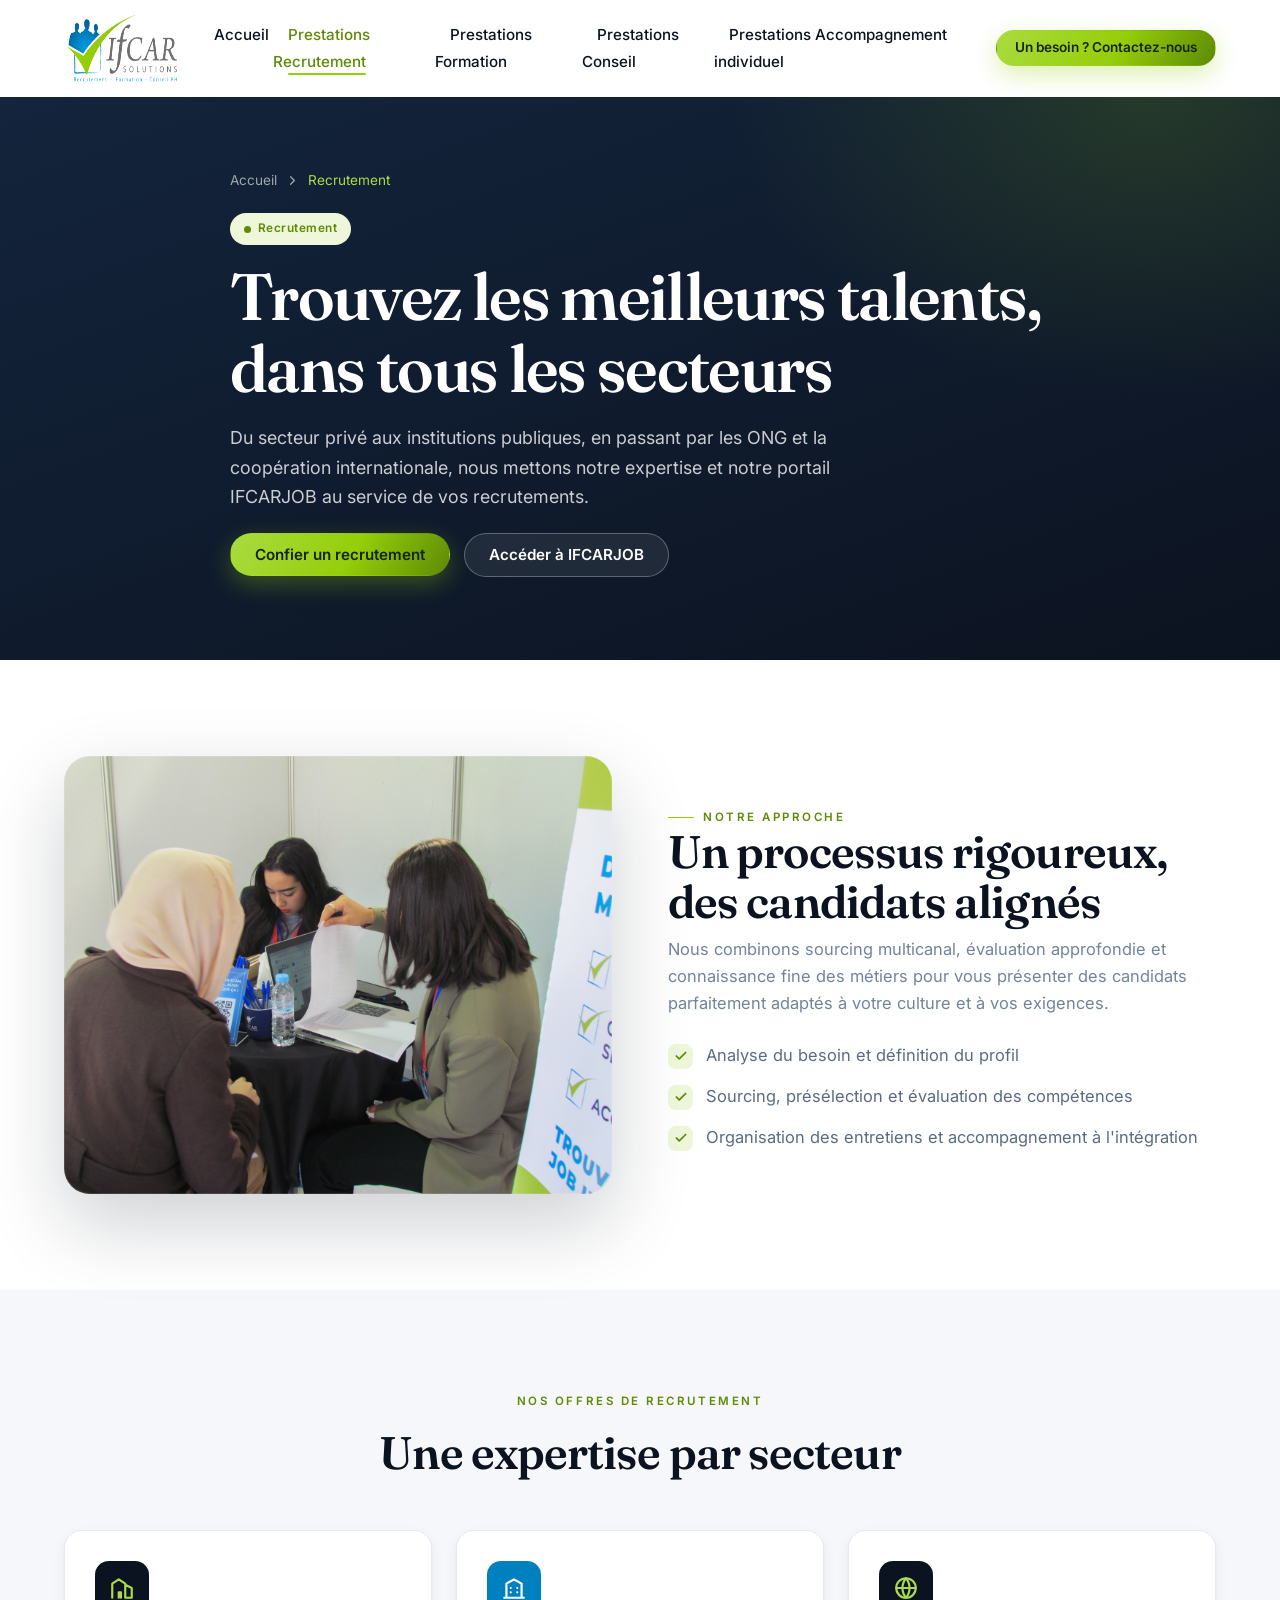
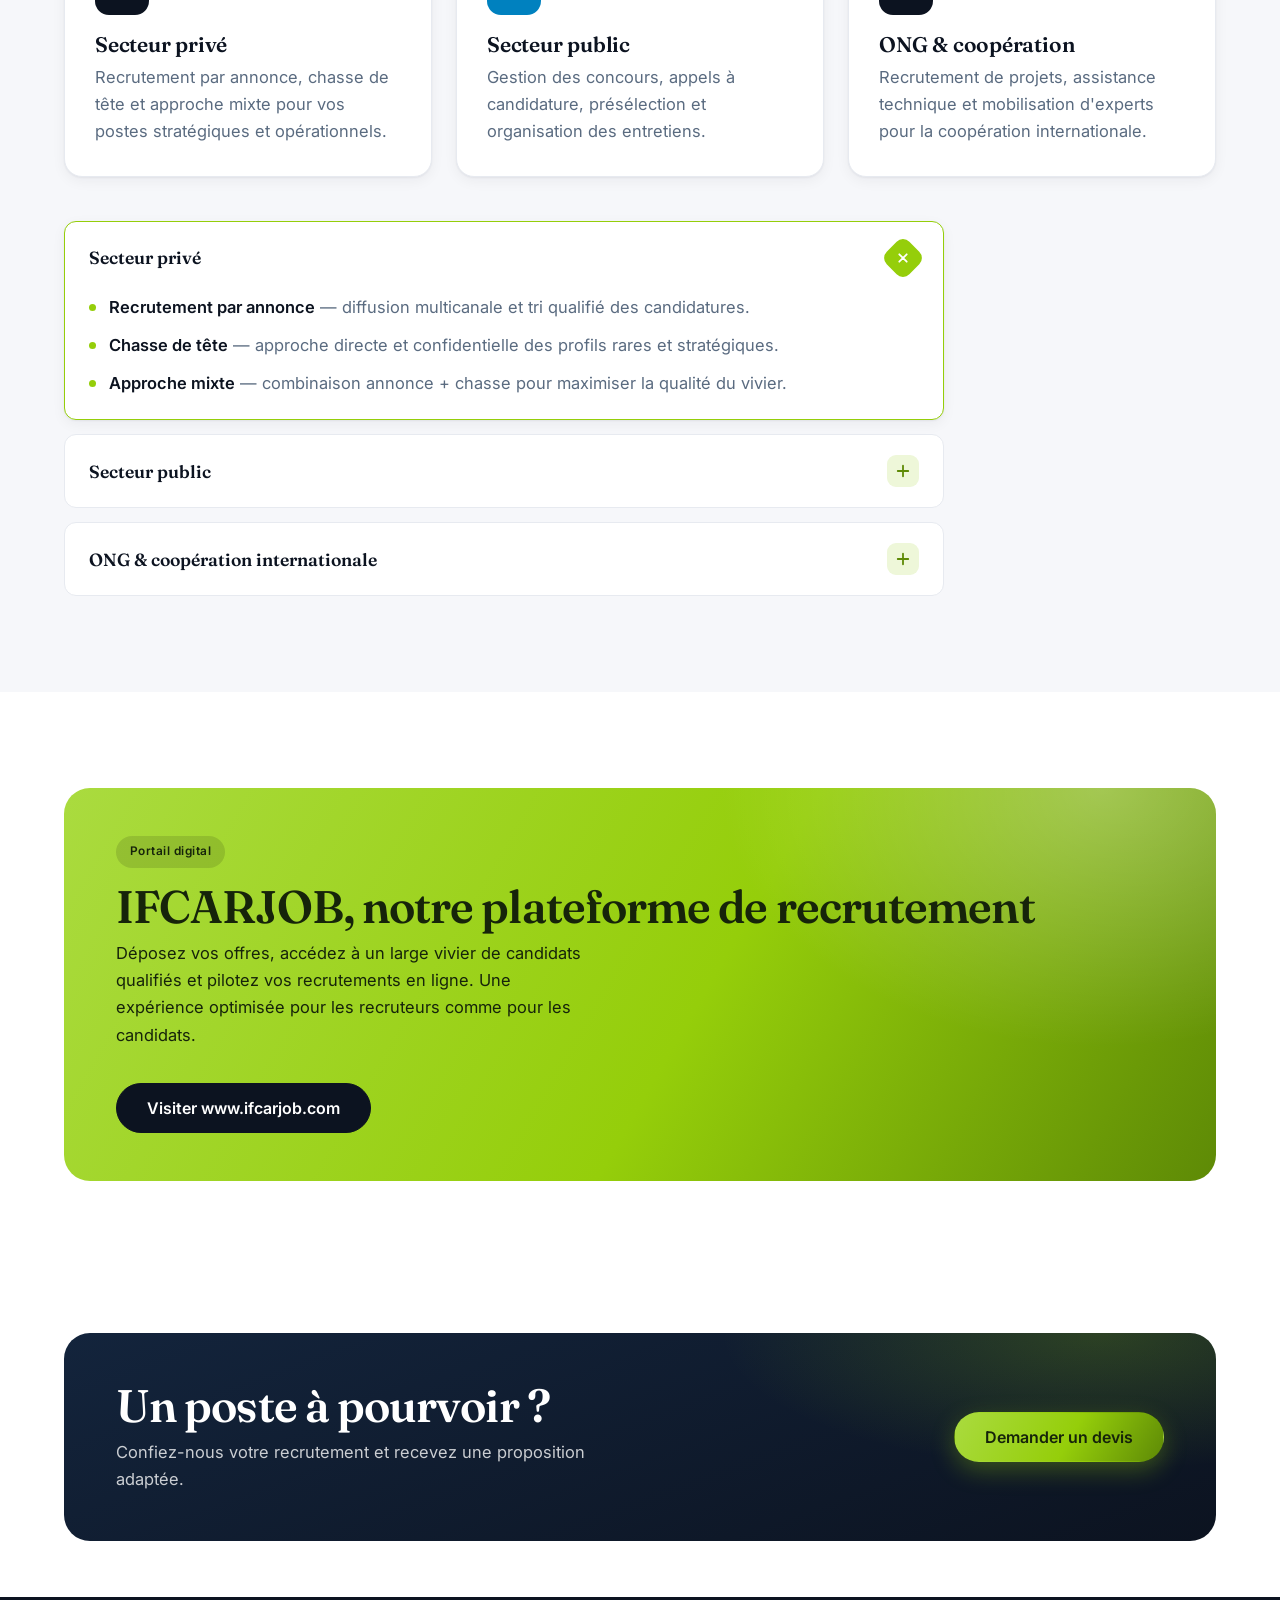
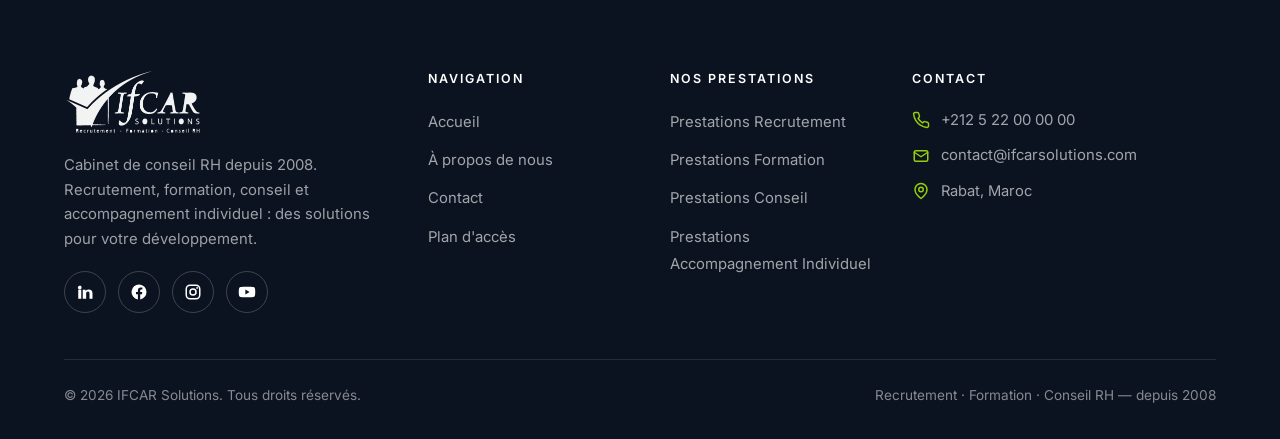
<file: recrutement.html>
<!DOCTYPE html>
<html lang="fr">
<head>
<meta charset="UTF-8" />
<meta name="viewport" content="width=device-width, initial-scale=1.0" />
<title>Recrutement — IFCAR Solutions | Privé, Public, ONG & Coopération</title>
<meta name="description" content="Solutions de recrutement IFCAR : secteur privé, public, ONG et coopération internationale. Portail IFCARJOB." />
<meta name="theme-color" content="#0c1320" />
<link rel="icon" type="image/png" sizes="32x32" href="assets/img/favicon-32.png" />
<link rel="apple-touch-icon" href="assets/img/favicon.png" />
<link rel="preconnect" href="https://fonts.googleapis.com" />
<link rel="preconnect" href="https://fonts.gstatic.com" crossorigin />
<link href="https://fonts.googleapis.com/css2?family=Fraunces:ital,opsz,wght@0,9..144,500;0,9..144,600;1,9..144,500&family=Inter:wght@400;500;600;700&display=swap" rel="stylesheet" />
<link rel="stylesheet" href="assets/css/style.css" />
</head>
<body>
<a class="skip-link" href="#main">Aller au contenu</a>

<header class="site-header">
  <div class="container nav">
    <a href="index.html" class="brand" aria-label="IFCAR Solutions — accueil"><img src="assets/img/logo.png" alt="IFCAR Solutions — Recrutement, Formation, Conseil RH" /></a>
    <nav class="nav-desktop" aria-label="Navigation principale">
      <ul class="nav-list">
        <li class="nav-item"><a href="index.html" class="nav-link" data-page="index.html">Accueil</a></li>
        <li class="nav-item"><a target="_blank" rel="noopener" href="recrutement.html" class="nav-link" data-page="recrutement.html">Prestations Recrutement</a></li>
        <li class="nav-item"><a target="_blank" rel="noopener" href="formation.html" class="nav-link" data-page="formation.html">Prestations Formation</a></li>
        <li class="nav-item"><a target="_blank" rel="noopener" href="conseil.html" class="nav-link" data-page="conseil.html">Prestations Conseil</a></li>
        <li class="nav-item"><a target="_blank" rel="noopener" href="accompagnement.html" class="nav-link" data-page="accompagnement.html">Prestations Accompagnement individuel</a></li>
      </ul>
    </nav>
    <div class="nav-actions">
      <a target="_blank" rel="noopener" href="contact.html" class="btn btn--gold btn--sm nav-contact">Un besoin ? Contactez-nous</a>
      <button class="burger" aria-label="Ouvrir le menu" aria-expanded="false" aria-controls="mobileNav"><span></span><span></span><span></span></button>
    </div>
  </div>
</header>

<div class="mobile-nav" id="mobileNav" aria-hidden="true">
  <nav class="mobile-nav__inner" aria-label="Navigation mobile">
    <a href="index.html" class="m-link" data-page="index.html">Accueil <svg viewBox="0 0 24 24" fill="none" stroke="currentColor" stroke-width="2"><path d="m9 6 6 6-6 6" stroke-linecap="round" stroke-linejoin="round"/></svg></a>
    <a target="_blank" rel="noopener" href="recrutement.html" class="m-link" data-page="recrutement.html">Prestations Recrutement <svg viewBox="0 0 24 24" fill="none" stroke="currentColor" stroke-width="2"><path d="m9 6 6 6-6 6" stroke-linecap="round" stroke-linejoin="round"/></svg></a>
    <a target="_blank" rel="noopener" href="formation.html" class="m-link" data-page="formation.html">Prestations Formation <svg viewBox="0 0 24 24" fill="none" stroke="currentColor" stroke-width="2"><path d="m9 6 6 6-6 6" stroke-linecap="round" stroke-linejoin="round"/></svg></a>
    <a target="_blank" rel="noopener" href="conseil.html" class="m-link" data-page="conseil.html">Prestations Conseil <svg viewBox="0 0 24 24" fill="none" stroke="currentColor" stroke-width="2"><path d="m9 6 6 6-6 6" stroke-linecap="round" stroke-linejoin="round"/></svg></a>
    <a target="_blank" rel="noopener" href="accompagnement.html" class="m-link" data-page="accompagnement.html">Prestations Accompagnement individuel <svg viewBox="0 0 24 24" fill="none" stroke="currentColor" stroke-width="2"><path d="m9 6 6 6-6 6" stroke-linecap="round" stroke-linejoin="round"/></svg></a>
    <a target="_blank" rel="noopener" href="contact.html" class="m-link" data-page="contact.html">Contact <svg viewBox="0 0 24 24" fill="none" stroke="currentColor" stroke-width="2"><path d="m9 6 6 6-6 6" stroke-linecap="round" stroke-linejoin="round"/></svg></a>
    <div class="mobile-nav__cta">
      <a target="_blank" rel="noopener" href="contact.html" class="btn btn--gold btn--lg">Un besoin ? Contactez-nous</a>
    </div>
    <div class="mobile-nav__foot">
      <div class="socials">
        <a href="#" aria-label="LinkedIn"><svg viewBox="0 0 24 24" fill="currentColor"><path d="M4.98 3.5A2.5 2.5 0 1 1 5 8.5a2.5 2.5 0 0 1-.02-5zM3 9h4v12H3zM9 9h3.8v1.7h.05c.53-1 1.83-2.05 3.77-2.05C20.5 8.65 22 10.8 22 14v7h-4v-6.2c0-1.5-.03-3.4-2.07-3.4-2.07 0-2.39 1.62-2.39 3.3V21H9z"/></svg></a>
        <a href="#" aria-label="Facebook"><svg viewBox="0 0 24 24" fill="currentColor"><path d="M22 12a10 10 0 1 0-11.5 9.9v-7H8v-2.9h2.5V9.8c0-2.5 1.5-3.9 3.8-3.9 1.1 0 2.2.2 2.2.2v2.5h-1.3c-1.2 0-1.6.8-1.6 1.6v1.8h2.8l-.45 2.9h-2.35v7A10 10 0 0 0 22 12z"/></svg></a>
        <a href="#" aria-label="Instagram"><svg viewBox="0 0 24 24" fill="none" stroke="currentColor" stroke-width="2"><rect x="3" y="3" width="18" height="18" rx="5"/><circle cx="12" cy="12" r="4"/><circle cx="17.5" cy="6.5" r="1.2" fill="currentColor" stroke="none"/></svg></a>
        <a href="#" aria-label="YouTube"><svg viewBox="0 0 24 24" fill="currentColor"><path d="M23 12s0-3.3-.4-4.8a2.5 2.5 0 0 0-1.8-1.8C19.3 5 12 5 12 5s-7.3 0-8.8.4a2.5 2.5 0 0 0-1.8 1.8C1 8.7 1 12 1 12s0 3.3.4 4.8a2.5 2.5 0 0 0 1.8 1.8C4.7 19 12 19 12 19s7.3 0 8.8-.4a2.5 2.5 0 0 0 1.8-1.8C23 15.3 23 12 23 12zM9.8 15.3V8.7l5.7 3.3z"/></svg></a>
      </div>
      <div class="m-contact">
        <a href="tel:+212522000000"><svg viewBox="0 0 24 24" fill="none" stroke="currentColor" stroke-width="2"><path d="M22 16.9v3a2 2 0 0 1-2.2 2 19.8 19.8 0 0 1-8.6-3 19.5 19.5 0 0 1-6-6 19.8 19.8 0 0 1-3-8.6A2 2 0 0 1 4.1 2h3a2 2 0 0 1 2 1.7c.1 1 .4 1.9.7 2.8a2 2 0 0 1-.5 2.1L8.1 9.9a16 16 0 0 0 6 6l1.3-1.3a2 2 0 0 1 2.1-.4c.9.3 1.8.6 2.8.7a2 2 0 0 1 1.7 2z" stroke-linecap="round" stroke-linejoin="round"/></svg>+212 5 22 00 00 00</a>
        <a href="mailto:contact@ifcarsolutions.com"><svg viewBox="0 0 24 24" fill="none" stroke="currentColor" stroke-width="2"><rect x="3" y="5" width="18" height="14" rx="2"/><path d="m3 7 9 6 9-6" stroke-linecap="round" stroke-linejoin="round"/></svg>contact@ifcarsolutions.com</a>
      </div>
    </div>
  </nav>
</div>

<main id="main">

<section class="page-hero">
  <div class="container page-hero__inner">
    <nav class="breadcrumb"><a href="index.html">Accueil</a><svg viewBox="0 0 24 24" fill="none" stroke="currentColor" stroke-width="2"><path d="m9 6 6 6-6 6" stroke-linecap="round" stroke-linejoin="round"/></svg><span>Recrutement</span></nav>
    <span class="pill"><span class="dot"></span>Recrutement</span>
    <h1 class="mt-s">Trouvez les meilleurs talents, dans tous les secteurs</h1>
    <p>Du secteur privé aux institutions publiques, en passant par les ONG et la coopération internationale, nous mettons notre expertise et notre portail IFCARJOB au service de vos recrutements.</p>
    <div class="btn-row mt"><a target="_blank" rel="noopener" href="contact.html" class="btn btn--gold">Confier un recrutement</a><a href="https://www.ifcarjob.com" target="_blank" rel="noopener" class="btn btn--ghost-light">Accéder à IFCARJOB</a></div>
  </div>
</section>

<section class="section">
  <div class="container">
    <div class="split">
      <div class="split__media media-frame reveal"><img src="assets/img/recrutement-conseil.jpg" alt="Entretien de recrutement IFCAR Solutions" /></div>
      <div class="reveal" data-d="2">
        <span class="eyebrow">Notre approche</span>
        <h2>Un processus rigoureux, des candidats alignés</h2>
        <p class="muted mt-s">Nous combinons sourcing multicanal, évaluation approfondie et connaissance fine des métiers pour vous présenter des candidats parfaitement adaptés à votre culture et à vos exigences.</p>
        <ul class="check-list">
          <li><span class="tick"><svg viewBox="0 0 24 24" fill="none" stroke="currentColor" stroke-width="3"><path d="M20 6 9 17l-5-5" stroke-linecap="round" stroke-linejoin="round"/></svg></span><span>Analyse du besoin et définition du profil</span></li>
          <li><span class="tick"><svg viewBox="0 0 24 24" fill="none" stroke="currentColor" stroke-width="3"><path d="M20 6 9 17l-5-5" stroke-linecap="round" stroke-linejoin="round"/></svg></span><span>Sourcing, présélection et évaluation des compétences</span></li>
          <li><span class="tick"><svg viewBox="0 0 24 24" fill="none" stroke="currentColor" stroke-width="3"><path d="M20 6 9 17l-5-5" stroke-linecap="round" stroke-linejoin="round"/></svg></span><span>Organisation des entretiens et accompagnement à l'intégration</span></li>
        </ul>
      </div>
    </div>
  </div>
</section>

<section class="section section--soft">
  <div class="container">
    <div class="section-head center reveal">
      <span class="eyebrow eyebrow--center">Nos offres de recrutement</span>
      <h2>Une expertise par secteur</h2>
    </div>
    <div class="grid g-3" style="margin-bottom:44px">
      <div class="card svc reveal" data-d="1"><div class="ic"><svg viewBox="0 0 24 24" fill="none" stroke="currentColor" stroke-width="2"><path d="M3 21V8l6-4 6 4v13M9 21v-5h2v5M15 21h6V12l-6-3" stroke-linecap="round" stroke-linejoin="round"/></svg></div><h3>Secteur privé</h3><p>Recrutement par annonce, chasse de tête et approche mixte pour vos postes stratégiques et opérationnels.</p></div>
      <div class="card svc is-green reveal" data-d="2"><div class="ic"><svg viewBox="0 0 24 24" fill="none" stroke="currentColor" stroke-width="2"><path d="M3 21h18M5 21V8l7-4 7 4v13M9 12h.01M15 12h.01M9 16h.01M15 16h.01" stroke-linecap="round" stroke-linejoin="round"/></svg></div><h3>Secteur public</h3><p>Gestion des concours, appels à candidature, présélection et organisation des entretiens.</p></div>
      <div class="card svc reveal" data-d="3"><div class="ic"><svg viewBox="0 0 24 24" fill="none" stroke="currentColor" stroke-width="2"><circle cx="12" cy="12" r="9"/><path d="M3 12h18M12 3a14 14 0 0 1 0 18 14 14 0 0 1 0-18z" stroke-linecap="round" stroke-linejoin="round"/></svg></div><h3>ONG & coopération</h3><p>Recrutement de projets, assistance technique et mobilisation d'experts pour la coopération internationale.</p></div>
    </div>

    <div class="accordion" data-single="true">
      <div class="acc-item open">
        <button class="acc-head">Secteur privé <span class="plus"><svg viewBox="0 0 24 24" fill="none" stroke="currentColor" stroke-width="2.4"><path d="M12 5v14M5 12h14" stroke-linecap="round"/></svg></span></button>
        <div class="acc-body"><div class="acc-body__inner"><ul>
          <li><strong>Recrutement par annonce</strong> — diffusion multicanale et tri qualifié des candidatures.</li>
          <li><strong>Chasse de tête</strong> — approche directe et confidentielle des profils rares et stratégiques.</li>
          <li><strong>Approche mixte</strong> — combinaison annonce + chasse pour maximiser la qualité du vivier.</li>
        </ul></div></div>
      </div>
      <div class="acc-item">
        <button class="acc-head">Secteur public <span class="plus"><svg viewBox="0 0 24 24" fill="none" stroke="currentColor" stroke-width="2.4"><path d="M12 5v14M5 12h14" stroke-linecap="round"/></svg></span></button>
        <div class="acc-body"><div class="acc-body__inner"><ul>
          <li><strong>Gestion des concours</strong> — organisation complète et conforme à la réglementation.</li>
          <li><strong>Appels à candidature</strong> — rédaction, diffusion et gestion des candidatures.</li>
          <li><strong>Présélection</strong> — évaluation objective sur la base de critères définis.</li>
          <li><strong>Organisation des entretiens</strong> — logistique, jurys et grilles d'évaluation.</li>
        </ul></div></div>
      </div>
      <div class="acc-item">
        <button class="acc-head">ONG & coopération internationale <span class="plus"><svg viewBox="0 0 24 24" fill="none" stroke="currentColor" stroke-width="2.4"><path d="M12 5v14M5 12h14" stroke-linecap="round"/></svg></span></button>
        <div class="acc-body"><div class="acc-body__inner"><ul>
          <li><strong>Recrutement de projets</strong> — mobilisation rapide d'équipes pour vos programmes.</li>
          <li><strong>Assistance technique</strong> — identification et mise à disposition d'experts qualifiés.</li>
          <li><strong>Conformité bailleurs</strong> — processus alignés sur les exigences des partenaires internationaux.</li>
        </ul></div></div>
      </div>
    </div>
  </div>
</section>

<section class="section">
  <div class="container">
    <div class="cta-band cta-band--gold reveal">
      <div class="cta-band__inner">
        <div>
          <span class="pill" style="background:rgba(0,0,0,.12);color:#16240a">Portail digital</span>
          <h2 style="margin-top:14px">IFCARJOB, notre plateforme de recrutement</h2>
          <p>Déposez vos offres, accédez à un large vivier de candidats qualifiés et pilotez vos recrutements en ligne. Une expérience optimisée pour les recruteurs comme pour les candidats.</p>
        </div>
        <div class="btn-row"><a href="https://www.ifcarjob.com" target="_blank" rel="noopener" class="btn btn--primary btn--lg">Visiter www.ifcarjob.com</a></div>
      </div>
    </div>
  </div>
</section>

<section class="section--tight">
  <div class="container">
    <div class="cta-band reveal">
      <div class="cta-band__inner">
        <div><h2>Un poste à pourvoir ?</h2><p>Confiez-nous votre recrutement et recevez une proposition adaptée.</p></div>
        <div class="btn-row"><a target="_blank" rel="noopener" href="contact.html" class="btn btn--gold btn--lg">Demander un devis</a></div>
      </div>
    </div>
  </div>
</section>

</main>

<footer class="footer">
  <div class="container">
    <div class="footer__grid">
      <div class="footer__brand">
        <img src="assets/img/logo.png" alt="IFCAR Solutions" />
        <p>Cabinet de conseil RH depuis 2008. Recrutement, formation, conseil et accompagnement individuel : des solutions pour votre développement.</p>
        <div class="socials">
          <a href="#" aria-label="LinkedIn"><svg viewBox="0 0 24 24" fill="currentColor"><path d="M4.98 3.5A2.5 2.5 0 1 1 5 8.5a2.5 2.5 0 0 1-.02-5zM3 9h4v12H3zM9 9h3.8v1.7h.05c.53-1 1.83-2.05 3.77-2.05C20.5 8.65 22 10.8 22 14v7h-4v-6.2c0-1.5-.03-3.4-2.07-3.4-2.07 0-2.39 1.62-2.39 3.3V21H9z"/></svg></a>
          <a href="#" aria-label="Facebook"><svg viewBox="0 0 24 24" fill="currentColor"><path d="M22 12a10 10 0 1 0-11.5 9.9v-7H8v-2.9h2.5V9.8c0-2.5 1.5-3.9 3.8-3.9 1.1 0 2.2.2 2.2.2v2.5h-1.3c-1.2 0-1.6.8-1.6 1.6v1.8h2.8l-.45 2.9h-2.35v7A10 10 0 0 0 22 12z"/></svg></a>
          <a href="#" aria-label="Instagram"><svg viewBox="0 0 24 24" fill="none" stroke="currentColor" stroke-width="2"><rect x="3" y="3" width="18" height="18" rx="5"/><circle cx="12" cy="12" r="4"/><circle cx="17.5" cy="6.5" r="1.2" fill="currentColor" stroke="none"/></svg></a>
          <a href="#" aria-label="YouTube"><svg viewBox="0 0 24 24" fill="currentColor"><path d="M23 12s0-3.3-.4-4.8a2.5 2.5 0 0 0-1.8-1.8C19.3 5 12 5 12 5s-7.3 0-8.8.4a2.5 2.5 0 0 0-1.8 1.8C1 8.7 1 12 1 12s0 3.3.4 4.8a2.5 2.5 0 0 0 1.8 1.8C4.7 19 12 19 12 19s7.3 0 8.8-.4a2.5 2.5 0 0 0 1.8-1.8C23 15.3 23 12 23 12zM9.8 15.3V8.7l5.7 3.3z"/></svg></a>
        </div>
      </div>
      <div><h5>Navigation</h5><ul><li><a href="index.html">Accueil</a></li><li><a target="_blank" rel="noopener" href="a-propos.html">À propos de nous</a></li><li><a target="_blank" rel="noopener" href="contact.html">Contact</a></li><li><a target="_blank" rel="noopener" href="contact.html#map">Plan d'accès</a></li></ul></div>
      <div><h5>Nos prestations</h5><ul><li><a target="_blank" rel="noopener" href="recrutement.html">Prestations Recrutement</a></li><li><a target="_blank" rel="noopener" href="formation.html">Prestations Formation</a></li><li><a target="_blank" rel="noopener" href="conseil.html">Prestations Conseil</a></li><li><a target="_blank" rel="noopener" href="accompagnement.html">Prestations Accompagnement Individuel</a></li></ul></div>
      <div>
        <h5>Contact</h5>
        <ul class="foot-contact">
          <li><svg viewBox="0 0 24 24" fill="none" stroke="currentColor" stroke-width="2"><path d="M22 16.9v3a2 2 0 0 1-2.2 2 19.8 19.8 0 0 1-8.6-3 19.5 19.5 0 0 1-6-6 19.8 19.8 0 0 1-3-8.6A2 2 0 0 1 4.1 2h3a2 2 0 0 1 2 1.7c.1 1 .4 1.9.7 2.8a2 2 0 0 1-.5 2.1L8.1 9.9a16 16 0 0 0 6 6l1.3-1.3a2 2 0 0 1 2.1-.4c.9.3 1.8.6 2.8.7a2 2 0 0 1 1.7 2z" stroke-linecap="round" stroke-linejoin="round"/></svg><a href="tel:+212522000000">+212 5 22 00 00 00</a></li>
          <li><svg viewBox="0 0 24 24" fill="none" stroke="currentColor" stroke-width="2"><rect x="3" y="5" width="18" height="14" rx="2"/><path d="m3 7 9 6 9-6" stroke-linecap="round" stroke-linejoin="round"/></svg><a href="mailto:contact@ifcarsolutions.com">contact@ifcarsolutions.com</a></li>
          <li><svg viewBox="0 0 24 24" fill="none" stroke="currentColor" stroke-width="2"><path d="M20 10c0 6-8 12-8 12s-8-6-8-12a8 8 0 0 1 16 0z" stroke-linecap="round" stroke-linejoin="round"/><circle cx="12" cy="10" r="3"/></svg><span>Rabat, Maroc</span></li>
        </ul>
      </div>
    </div>
    <div class="footer__bottom">
      <span>© <span id="year">2026</span> IFCAR Solutions. Tous droits réservés.</span>
      <span>Recrutement · Formation · Conseil RH — depuis 2008</span>
    </div>
  </div>
</footer>

<a target="_blank" rel="noopener" href="contact.html" class="btn btn--gold float-cta">Prendre RDV</a>

<script src="assets/js/main.js"></script>
</body>
</html>
</file>
<file: assets/css/style.css>
/* =================================================================
   IFCAR SOLUTIONS — Proposition 4
   « Editorial Corporate » — premium, sombre + charte IFCAR (vert #95ce0a, bleu #0081bf)
   ================================================================= */

/* ---------- Tokens ---------- */
:root{
  --ink:#0c1320;          /* near-black navy */
  --ink-2:#111c2e;
  --navy:#0f2138;         /* deep brand navy */
  --navy-soft:#16304f;
  --slate:#5a6b80;
  --muted:#73839a;
  --line:#e7eaf0;
  --line-2:#1e3149;       /* on dark */
  --paper:#ffffff;
  --paper-2:#f6f7fa;      /* soft grey section */
  --paper-3:#eef1f6;
  --cream:#f8f5ee;        /* warm soft for accent areas */

  --gold:#95ce0a;         /* VERT — charte IFCAR (accent principal) */
  --gold-2:#5e8a06;
  --gold-soft:#eef7d9;
  --blue:#0081bf;         /* BLEU — charte IFCAR (accent secondaire) */
  --blue-2:#006a9b;
  --blue-soft:#e1f0f8;

  --grad-gold:linear-gradient(120deg,#aadb3f 0%,#95ce0a 55%,#5e8a06 100%);
  --grad-navy:linear-gradient(160deg,#13243c 0%,#0c1320 100%);

  --radius:18px;
  --radius-sm:12px;
  --radius-lg:26px;
  --shadow-sm:0 1px 2px rgba(12,19,32,.05),0 4px 14px rgba(12,19,32,.05);
  --shadow:0 10px 40px rgba(12,19,32,.10);
  --shadow-lg:0 30px 80px rgba(12,19,32,.20);

  --ff-serif:"Fraunces",Georgia,"Times New Roman",serif;
  --ff-sans:"Inter",system-ui,-apple-system,Segoe UI,Roboto,Helvetica,Arial,sans-serif;
  --container:1200px;
}

/* ---------- Reset ---------- */
*,*::before,*::after{box-sizing:border-box}
*{margin:0}
html{scroll-behavior:smooth;-webkit-text-size-adjust:100%}
body{
  font-family:var(--ff-sans);
  color:var(--ink);
  background:var(--paper);
  line-height:1.65;
  font-size:16.5px;
  -webkit-font-smoothing:antialiased;
  text-rendering:optimizeLegibility;
  overflow-x:hidden;
}
img{max-width:100%;display:block;height:auto}
a{color:inherit;text-decoration:none}
button{font-family:inherit;cursor:pointer}
ul{list-style:none;padding:0}
svg{display:block}

/* ---------- Typography ---------- */
h1,h2,h3,h4{font-family:var(--ff-serif);font-weight:600;line-height:1.1;letter-spacing:-.01em;color:var(--ink)}
h1{font-size:clamp(2.5rem,5.4vw,4.1rem);letter-spacing:-.025em}
h2{font-size:clamp(1.9rem,3.6vw,2.85rem);letter-spacing:-.02em}
h3{font-size:1.32rem;letter-spacing:-.01em}
h4{font-size:1.06rem}
h1 .accent,h2 .accent{color:var(--gold-2);font-style:italic}
p{color:var(--slate)}
.muted{color:var(--muted)}
strong{color:var(--ink);font-weight:600}

.container{width:100%;max-width:var(--container);margin-inline:auto;padding-inline:24px}

.eyebrow{
  display:inline-flex;align-items:center;gap:9px;
  font-family:var(--ff-sans);font-weight:600;font-size:.72rem;letter-spacing:.22em;
  text-transform:uppercase;color:var(--gold-2);
}
.eyebrow::before{content:"";width:26px;height:1.5px;background:var(--gold);display:inline-block}
.eyebrow--center{justify-content:center}
.eyebrow--center::before{display:none}
.eyebrow--light{color:#aadb4a}

.lead{font-size:1.12rem;color:var(--slate);max-width:62ch}
.center{text-align:center}
.mt-s{margin-top:.55rem}.mt{margin-top:1.3rem}.mt-l{margin-top:2.2rem}

/* ---------- Buttons ---------- */
.btn{
  display:inline-flex;align-items:center;justify-content:center;gap:10px;
  font-family:var(--ff-sans);font-weight:600;font-size:.95rem;
  padding:13px 24px;border-radius:999px;border:1px solid transparent;
  transition:transform .25s,box-shadow .25s,background .25s,color .25s,border-color .25s;
  white-space:nowrap;line-height:1;
}
.btn svg{width:18px;height:18px}
.btn--primary{background:var(--ink);color:#fff;border-color:var(--ink)}
.btn--primary:hover{transform:translateY(-2px);box-shadow:var(--shadow);background:#1a2740}
.btn--gold{background:var(--grad-gold);color:#16240a;border-color:transparent;box-shadow:0 8px 24px rgba(149,206,10,.32)}
.btn--gold:hover{transform:translateY(-2px);box-shadow:0 14px 34px rgba(149,206,10,.42)}
.btn--blue{background:var(--blue);color:#fff}
.btn--blue:hover{transform:translateY(-2px);background:var(--blue-2);box-shadow:var(--shadow)}
.btn--outline{background:transparent;color:var(--ink);border-color:#cfd6e0}
.btn--outline:hover{border-color:var(--ink);transform:translateY(-2px)}
.btn--ghost-light{background:rgba(255,255,255,.08);color:#fff;border-color:rgba(255,255,255,.28);backdrop-filter:blur(6px)}
.btn--ghost-light:hover{background:rgba(255,255,255,.16);transform:translateY(-2px)}
.btn--lg{padding:16px 30px;font-size:1rem}
.btn--sm{padding:10px 18px;font-size:.85rem}
.btn-row{display:flex;flex-wrap:wrap;gap:14px;align-items:center}

.pill{
  display:inline-flex;align-items:center;gap:7px;font-family:var(--ff-sans);
  font-weight:600;font-size:.74rem;letter-spacing:.04em;
  padding:6px 14px;border-radius:999px;background:var(--gold-soft);color:var(--gold-2);
}
.pill.green{background:var(--blue-soft);color:var(--blue-2)}
.pill .dot{width:7px;height:7px;border-radius:50%;background:currentColor}

.skip-link{position:absolute;left:-999px;top:0;background:var(--ink);color:#fff;padding:10px 16px;z-index:200;border-radius:0 0 8px 0}
.skip-link:focus{left:0}

/* ---------- Header ---------- */
.site-header{
  position:sticky;top:0;z-index:90;
  background:rgba(255,255,255,.82);
  backdrop-filter:saturate(160%) blur(14px);
  border-bottom:1px solid transparent;
  transition:transform .4s cubic-bezier(.4,0,.2,1),background .3s,border-color .3s,box-shadow .3s;
}
.site-header.scrolled{border-bottom-color:var(--line);box-shadow:0 8px 30px rgba(12,19,32,.06)}
.site-header.nav-hidden{transform:translateY(-100%)}
.nav{display:flex;align-items:center;justify-content:space-between;gap:20px;height:96px;transition:height .3s}
.site-header.scrolled .nav{height:78px}
.brand img{height:72px;width:auto;transition:height .3s}
.site-header.scrolled .brand img{height:60px}

.nav-desktop{margin-left:auto}
.nav-list{display:flex;align-items:center;gap:4px}
.nav-link{
  position:relative;font-weight:500;font-size:.95rem;color:var(--ink);
  padding:10px 15px;border-radius:10px;transition:color .2s,background .2s;
}
.nav-link::after{
  content:"";position:absolute;left:15px;right:15px;bottom:6px;height:2px;
  background:var(--gold);transform:scaleX(0);transform-origin:left;
  transition:transform .28s ease;border-radius:2px;
}
.nav-link:hover{color:var(--gold-2)}
.nav-link:hover::after,.nav-link.active::after{transform:scaleX(1)}
.nav-link.active{color:var(--gold-2)}

.nav-actions{display:flex;align-items:center;gap:14px;margin-left:18px}
.nav-contact{display:inline-flex}

/* burger */
.burger{display:none;width:46px;height:46px;border:1px solid var(--line);border-radius:12px;background:#fff;position:relative}
.burger span{position:absolute;left:12px;right:12px;height:2px;background:var(--ink);border-radius:2px;transition:.3s;top:50%}
.burger span:nth-child(1){transform:translateY(-7px)}
.burger span:nth-child(3){transform:translateY(7px)}
body.nav-open .burger span:nth-child(1){transform:rotate(45deg)}
body.nav-open .burger span:nth-child(2){opacity:0}
body.nav-open .burger span:nth-child(3){transform:rotate(-45deg)}

/* mobile nav */
.mobile-nav{
  position:fixed;inset:0;z-index:80;background:var(--ink);color:#fff;
  padding:96px 24px 32px;transform:translateY(-100%);transition:transform .45s cubic-bezier(.4,0,.2,1);
  overflow-y:auto;visibility:hidden;
}
.mobile-nav.open{transform:translateY(0);visibility:visible}
.mobile-nav__inner{max-width:560px;margin-inline:auto;display:flex;flex-direction:column}
.m-link{
  display:flex;align-items:center;justify-content:space-between;
  font-family:var(--ff-serif);font-size:1.5rem;padding:16px 4px;
  border-bottom:1px solid rgba(255,255,255,.12);color:#fff;
}
.m-link svg{width:22px;height:22px;color:var(--gold)}
.m-link.active{color:var(--gold)}
.mobile-nav__cta{display:grid;gap:12px;margin-top:26px}
.mobile-nav__foot{margin-top:30px;border-top:1px solid rgba(255,255,255,.12);padding-top:24px}
.socials{display:flex;gap:12px}
.socials a{width:42px;height:42px;border-radius:50%;border:1px solid rgba(255,255,255,.2);display:grid;place-items:center;color:#fff;transition:.25s}
.socials a:hover{background:var(--gold);border-color:var(--gold);color:var(--ink)}
.socials svg{width:18px;height:18px}
.m-contact{margin-top:20px;display:grid;gap:12px}
.m-contact a{display:flex;align-items:center;gap:10px;color:rgba(255,255,255,.85)}
.m-contact svg{width:18px;height:18px;color:var(--gold)}

/* ---------- Section rhythm ---------- */
.section{padding:96px 0}
.section--tight{padding:56px 0}
.section--soft{background:var(--paper-2)}
.section--cream{background:var(--cream)}
.section--dark{background:var(--ink);color:#fff}
.section--dark h1,.section--dark h2,.section--dark h3,.section--dark h4{color:#fff}
.section--dark p{color:rgba(255,255,255,.72)}
.section-head{max-width:760px;margin-bottom:52px}
.section-head.center{margin-inline:auto;text-align:center}
.section-head h2{margin-top:14px}
.section-head .lead{margin-top:16px}
.section-head.center .lead{margin-inline:auto}

/* ---------- Hero (home) ---------- */
.hero{position:relative;background:var(--grad-navy);color:#fff;overflow:hidden;isolation:isolate}
.hero::before{
  content:"";position:absolute;inset:0;z-index:-1;
  background:
    radial-gradient(60% 80% at 85% 10%,rgba(149,206,10,.20),transparent 60%),
    radial-gradient(50% 60% at 8% 90%,rgba(0,129,191,.22),transparent 60%);
}
.hero::after{
  content:"";position:absolute;inset:0;z-index:-1;opacity:.4;
  background-image:linear-gradient(rgba(255,255,255,.04) 1px,transparent 1px),linear-gradient(90deg,rgba(255,255,255,.04) 1px,transparent 1px);
  background-size:64px 64px;mask-image:radial-gradient(circle at 50% 30%,#000,transparent 80%);
}
.hero__inner{padding:104px 0 110px;display:grid;grid-template-columns:1.15fr .85fr;gap:56px;align-items:center}
.hero__inner--simple{grid-template-columns:1fr;max-width:920px;padding:42px 0 48px}
.hero__inner--simple h1{font-size:clamp(1.8rem,3.4vw,2.6rem);margin-top:12px}
.hero__inner--simple p{max-width:64ch;font-size:1.04rem;margin-top:14px}
.hero__inner--simple .btn-row{margin-top:24px}
#metiers{padding-top:60px;scroll-margin-top:80px}
.hero h1{color:#fff;margin-top:18px}
.hero h1 .accent{color:#aadb4a}
.hero p{color:rgba(255,255,255,.78);font-size:1.16rem;max-width:54ch;margin-top:20px}
.hero .btn-row{margin-top:34px}
.hero__meta{display:flex;gap:34px;margin-top:46px;flex-wrap:wrap}
.hero__meta .m{display:flex;flex-direction:column}
.hero__meta .m b{font-family:var(--ff-serif);font-size:2rem;color:#fff;line-height:1}
.hero__meta .m span{font-size:.82rem;color:rgba(255,255,255,.6);margin-top:6px;letter-spacing:.02em}
.hero__meta .m+ .m{padding-left:34px;border-left:1px solid rgba(255,255,255,.14)}

/* hero side card stack */
.hero__aside{position:relative}
.hero-card{
  background:rgba(255,255,255,.06);border:1px solid rgba(255,255,255,.14);
  border-radius:var(--radius-lg);padding:30px;backdrop-filter:blur(8px);
}
.hero-card h3{color:#fff;font-size:1.15rem}
.hero-card .hc-row{display:flex;align-items:center;gap:14px;padding:15px 0;border-bottom:1px solid rgba(255,255,255,.1)}
.hero-card .hc-row:last-child{border-bottom:0;padding-bottom:0}
.hero-card .hc-ic{width:42px;height:42px;border-radius:12px;background:rgba(149,206,10,.16);color:#aadb4a;display:grid;place-items:center;flex:none}
.hero-card .hc-ic svg{width:22px;height:22px}
.hero-card .hc-row strong{color:#fff;display:block;font-size:.98rem}
.hero-card .hc-row small{color:rgba(255,255,255,.6);font-size:.82rem}

/* page hero (interior) */
.page-hero{position:relative;background:var(--grad-navy);color:#fff;overflow:hidden;isolation:isolate}
.page-hero::before{content:"";position:absolute;inset:0;z-index:-1;background:radial-gradient(55% 90% at 90% 0%,rgba(149,206,10,.16),transparent 60%)}
.page-hero__inner{padding:72px 0 84px;max-width:820px}
.page-hero h1{color:#fff;margin-top:16px}
.page-hero p{color:rgba(255,255,255,.78);font-size:1.12rem;margin-top:18px;max-width:60ch}
.breadcrumb{display:flex;align-items:center;gap:8px;font-size:.85rem;color:rgba(255,255,255,.6);margin-bottom:22px}
.breadcrumb a{color:rgba(255,255,255,.6)}
.breadcrumb a:hover{color:#aadb4a}
.breadcrumb svg{width:15px;height:15px}
.breadcrumb span{color:#aadb4a}

/* ---------- Grids ---------- */
.grid{display:grid;gap:24px}
.g-2{grid-template-columns:repeat(2,1fr)}
.g-3{grid-template-columns:repeat(3,1fr)}
.g-4{grid-template-columns:repeat(4,1fr)}

/* ---------- Cards ---------- */
.card{
  background:#fff;border:1px solid var(--line);border-radius:var(--radius);
  padding:30px;box-shadow:var(--shadow-sm);transition:transform .3s,box-shadow .3s,border-color .3s;
}
.card .ic{
  width:54px;height:54px;border-radius:14px;display:grid;place-items:center;
  background:var(--ink);color:#aadb4a;margin-bottom:18px;
}
.card .ic svg{width:26px;height:26px}
.card h3{margin-bottom:8px}
.card.is-green .ic{background:var(--blue);color:#fff}

/* service card with index + arrow */
.card.svc{position:relative;overflow:hidden}
.card.svc::before{
  content:"";position:absolute;left:0;top:0;height:3px;width:100%;
  background:var(--grad-gold);transform:scaleX(0);transform-origin:left;transition:transform .35s;
}
.card.svc.is-green::before{background:linear-gradient(120deg,var(--blue),var(--blue-2))}
.card--link:hover{transform:translateY(-6px);box-shadow:var(--shadow);border-color:transparent}
.card--link:hover.svc::before{transform:scaleX(1)}
.card .more{
  display:inline-flex;align-items:center;gap:8px;margin-top:18px;
  font-weight:600;font-size:.9rem;color:var(--gold-2);
}
.card.is-green .more{color:var(--blue-2)}
.card .more svg{width:17px;height:17px;transition:transform .25s}
.card--link:hover .more svg{transform:translateX(5px)}

/* numbered bento for "domaines" */
.bento{display:grid;grid-template-columns:repeat(12,1fr);gap:22px}
.bento .b{
  background:#fff;border:1px solid var(--line);border-radius:var(--radius);
  padding:32px;position:relative;overflow:hidden;transition:transform .3s,box-shadow .3s;
  display:flex;flex-direction:column;
}
.bento .b:hover{transform:translateY(-5px);box-shadow:var(--shadow)}
.bento .b__idx{font-family:var(--ff-serif);font-size:.95rem;color:var(--gold-2);letter-spacing:.05em}
.bento .b .ic{width:54px;height:54px;border-radius:14px;display:grid;place-items:center;background:var(--ink);color:#aadb4a;margin:0 0 18px}
.bento .b .ic svg{width:26px;height:26px}
.bento .b.is-blue .ic{background:var(--blue);color:#fff}
.bento .b h3{margin-bottom:8px}
.bento .b .more{display:inline-flex;align-items:center;gap:8px;margin-top:auto;padding-top:18px;font-weight:600;font-size:.9rem;color:var(--gold-2)}
.bento .b.is-blue .more{color:var(--blue-2)}
.bento .b .more svg{width:17px;height:17px;transition:transform .25s}
.bento .b:hover .more svg{transform:translateX(5px)}
.col-6{grid-column:span 6}.col-4{grid-column:span 4}.col-3{grid-column:span 3}.col-12{grid-column:span 12}

/* ---------- Split ---------- */
.split{display:grid;grid-template-columns:1fr 1fr;gap:56px;align-items:center}
.split.reverse .split__media{order:2}
.media-frame{position:relative;border-radius:var(--radius-lg);overflow:hidden;box-shadow:var(--shadow-lg)}
.media-frame::after{content:"";position:absolute;inset:0;border:1px solid rgba(255,255,255,.12);border-radius:inherit;pointer-events:none}
.media-frame img{width:100%;height:100%;object-fit:cover;aspect-ratio:4/3.2}
.media-frame--tall img{aspect-ratio:4/4.6}

/* check list */
.check-list{display:grid;gap:14px;margin-top:24px}
.check-list li{display:flex;gap:13px;align-items:flex-start;color:var(--slate)}
.tick{flex:none;width:25px;height:25px;border-radius:8px;background:var(--gold-soft);color:var(--gold-2);display:grid;place-items:center;margin-top:2px}
.tick svg{width:14px;height:14px}

/* ---------- Stats band ---------- */
.stats{display:grid;grid-template-columns:repeat(4,1fr);gap:24px}
.stat{
  text-align:center;padding:34px 18px;border-radius:var(--radius);
  background:#fff;border:1px solid var(--line);
}
.section--dark .stat{background:rgba(255,255,255,.04);border-color:rgba(255,255,255,.12)}
.stat .num{font-family:var(--ff-serif);font-size:clamp(2.3rem,4vw,3rem);color:var(--gold-2);line-height:1;font-weight:600}
.section--dark .stat .num{color:#aadb4a}
.stat .lbl{margin-top:10px;font-size:.88rem;color:var(--muted);letter-spacing:.01em}
.section--dark .stat .lbl{color:rgba(255,255,255,.62)}

/* ---------- References / marquee ---------- */
.ref-group{margin-top:42px}
.ref-group h4{
  font-family:var(--ff-sans);font-weight:600;font-size:.78rem;letter-spacing:.18em;
  text-transform:uppercase;color:var(--gold-2);margin-bottom:18px;text-align:center;
}
.marquee{position:relative;overflow:hidden;-webkit-mask-image:linear-gradient(90deg,transparent,#000 8%,#000 92%,transparent);mask-image:linear-gradient(90deg,transparent,#000 8%,#000 92%,transparent)}
.marquee__track{display:flex;width:max-content;animation:scroll var(--dur,36s) linear infinite}
.marquee[data-dir="right"] .marquee__track{animation-direction:reverse}
.marquee:hover .marquee__track{animation-play-state:paused}
.marquee__group{display:flex;gap:16px;padding-right:16px}
@keyframes scroll{to{transform:translateX(-50%)}}
.client-logo{
  width:190px;height:104px;flex:none;background:#fff;border:1px solid var(--line);
  border-radius:14px;display:grid;place-items:center;padding:24px;
}
.client-logo img{max-height:100%;max-width:100%;width:auto;filter:grayscale(1);opacity:.62;transition:.3s}
.client-logo:hover img{filter:none;opacity:1}

/* ---------- IFCAR signature row ---------- */
.ifcar-row{display:grid;grid-template-columns:repeat(5,1fr);gap:16px}
.ifcar-cell{
  text-align:center;padding:32px 16px;border-radius:var(--radius);
  background:#fff;border:1px solid var(--line);transition:transform .3s,box-shadow .3s;
}
.ifcar-cell:hover{transform:translateY(-5px);box-shadow:var(--shadow)}
.ifcar-cell .letter{font-family:var(--ff-serif);font-size:2.6rem;color:var(--gold-2);line-height:1;font-weight:600}
.ifcar-cell.alt .letter{color:var(--blue)}
.ifcar-cell .word{font-weight:600;margin-top:10px;color:var(--ink)}
.ifcar-cell small{color:var(--muted);font-size:.78rem}

/* ---------- Quote cards ---------- */
.quote-card{
  background:#fff;border:1px solid var(--line);border-radius:var(--radius);padding:34px;
  position:relative;box-shadow:var(--shadow-sm);
}
.quote-card .qmark{font-family:var(--ff-serif);font-size:4rem;line-height:.6;color:var(--gold);height:30px}
.quote-card p{color:var(--ink);font-size:1.02rem}
.quote-card .who{display:flex;align-items:center;gap:13px;margin-top:22px}
.quote-card .av{width:46px;height:46px;border-radius:50%;background:var(--ink);color:#aadb4a;display:grid;place-items:center;font-weight:600;font-size:.9rem;font-family:var(--ff-serif)}
.quote-card .who strong{display:block;font-size:.95rem}
.quote-card .who span{font-size:.83rem;color:var(--muted)}

/* ---------- Value / process cards ---------- */
.value-card{background:#fff;border:1px solid var(--line);border-radius:var(--radius);padding:30px;transition:transform .3s,box-shadow .3s}
.value-card:hover{transform:translateY(-5px);box-shadow:var(--shadow)}
.value-card .vnum{font-family:var(--ff-serif);font-size:2.2rem;color:var(--gold);line-height:1;margin-bottom:14px;font-weight:600}
.value-card h3{margin-bottom:6px}

/* domain chips grid (formation) */
.domain-grid{display:grid;grid-template-columns:repeat(4,1fr);gap:18px}
.domain-card{
  display:flex;align-items:center;gap:14px;background:#fff;border:1px solid var(--line);
  border-radius:14px;padding:18px 20px;transition:transform .25s,box-shadow .25s,border-color .25s;
}
.domain-card:hover{transform:translateY(-4px);box-shadow:var(--shadow-sm);border-color:var(--gold)}
.domain-card .ic{width:44px;height:44px;border-radius:11px;background:var(--gold-soft);color:var(--gold-2);display:grid;place-items:center;flex:none}
.domain-card .ic svg{width:22px;height:22px}
.domain-card strong{font-size:.98rem}

.tag-list{display:flex;flex-wrap:wrap;gap:11px}
.tag{padding:9px 18px;border-radius:999px;background:#fff;border:1px solid var(--line);font-weight:500;font-size:.92rem;color:var(--ink);transition:.25s}
.tag:hover{border-color:var(--gold);color:var(--gold-2)}

.logos{display:flex;flex-wrap:wrap;gap:13px;justify-content:center}
.logo-chip{display:inline-flex;align-items:center;gap:9px;padding:10px 18px;border-radius:999px;background:#fff;border:1px solid var(--line);font-weight:500;font-size:.9rem}
.logo-chip .dot{width:8px;height:8px;border-radius:50%;background:var(--gold)}

/* ---------- Accordion ---------- */
.accordion{display:grid;gap:14px;max-width:880px}
.acc-item{background:#fff;border:1px solid var(--line);border-radius:var(--radius-sm);overflow:hidden;transition:border-color .25s,box-shadow .25s}
.acc-item.open{border-color:var(--gold);box-shadow:var(--shadow-sm)}
.acc-head{
  width:100%;background:none;border:0;text-align:left;
  display:flex;align-items:center;justify-content:space-between;gap:16px;
  padding:20px 24px;font-family:var(--ff-serif);font-size:1.1rem;font-weight:600;color:var(--ink);
}
.acc-head .plus{width:32px;height:32px;border-radius:9px;background:var(--gold-soft);color:var(--gold-2);display:grid;place-items:center;flex:none;transition:transform .3s,background .3s}
.acc-head .plus svg{width:18px;height:18px}
.acc-item.open .plus{transform:rotate(45deg);background:var(--gold);color:#fff}
.acc-body{max-height:0;overflow:hidden;transition:max-height .35s ease}
.acc-body__inner{padding:0 24px 22px}
.acc-body ul{display:grid;gap:11px}
.acc-body li{padding-left:20px;position:relative;color:var(--slate)}
.acc-body li::before{content:"";position:absolute;left:0;top:10px;width:7px;height:7px;border-radius:50%;background:var(--gold)}

/* ---------- Timeline ---------- */
.timeline{display:grid;gap:6px;position:relative;padding-left:30px}
.timeline::before{content:"";position:absolute;left:7px;top:6px;bottom:6px;width:2px;background:var(--line)}
.tl-item{position:relative;padding:0 0 26px 6px}
.tl-item::before{content:"";position:absolute;left:-30px;top:4px;width:16px;height:16px;border-radius:50%;background:#fff;border:3px solid var(--gold)}
.tl-item .yr{font-family:var(--ff-serif);font-weight:600;color:var(--gold-2);font-size:1.05rem}
.tl-item h4{margin:3px 0 5px}
.tl-item p{font-size:.95rem}

/* ---------- Forms ---------- */
.form-card{background:#fff;border:1px solid var(--line);border-radius:var(--radius-lg);padding:38px;box-shadow:var(--shadow)}
.field{margin-bottom:18px;display:flex;flex-direction:column}
.field-row{display:grid;grid-template-columns:1fr 1fr;gap:16px}
.field label{font-weight:600;font-size:.85rem;margin-bottom:8px;color:var(--ink)}
.field .req{color:var(--gold-2)}
.field input,.field select,.field textarea{
  font-family:inherit;font-size:.95rem;padding:13px 15px;border:1px solid var(--line);
  border-radius:11px;background:var(--paper-2);color:var(--ink);transition:border-color .2s,box-shadow .2s,background .2s;
}
.field input:focus,.field select:focus,.field textarea:focus{outline:none;border-color:var(--gold);background:#fff;box-shadow:0 0 0 4px rgba(149,206,10,.13)}
.field textarea{min-height:130px;resize:vertical}
.consent{display:flex;gap:11px;align-items:flex-start;font-size:.85rem;color:var(--muted);margin:6px 0 20px}
.consent input{margin-top:3px;accent-color:var(--gold-2);width:17px;height:17px;flex:none}
.form-msg{display:none}
.form-msg.ok{display:block;background:var(--blue-soft);color:var(--blue-2);border:1px solid #bfdcf0;border-radius:11px;padding:14px 16px;margin-bottom:20px;font-size:.9rem;font-weight:500}
.form-note{font-size:.8rem;color:var(--muted);text-align:center;margin-top:14px}

/* info list (contact) */
.info-list{display:grid;gap:16px}
.info-item{display:flex;gap:15px;align-items:flex-start}
.info-item .ic{width:48px;height:48px;border-radius:13px;background:var(--ink);color:#aadb4a;display:grid;place-items:center;flex:none}
.info-item .ic svg{width:22px;height:22px}
.info-item strong{display:block;font-size:.95rem}
.info-item a,.info-item span{color:var(--slate);font-size:.95rem}
.info-item a:hover{color:var(--gold-2)}

/* portal links */
.portal-links{display:grid;gap:12px}
.portal-link{display:flex;align-items:center;gap:14px;padding:15px 18px;border-radius:14px;border:1px solid var(--line);background:#fff;transition:transform .25s,box-shadow .25s,border-color .25s}
.portal-link:hover{transform:translateY(-3px);box-shadow:var(--shadow-sm);border-color:var(--gold)}
.portal-link .pic{width:46px;height:46px;border-radius:11px;background:var(--ink);color:#aadb4a;display:grid;place-items:center;font-weight:700;font-size:.78rem;flex:none;font-family:var(--ff-sans)}
.portal-link strong{display:block;font-size:.96rem}
.portal-link small{color:var(--muted);font-size:.82rem}

/* ---------- CTA band ---------- */
.cta-band{position:relative;border-radius:var(--radius-lg);overflow:hidden;background:var(--grad-navy);color:#fff;isolation:isolate}
.cta-band::before{content:"";position:absolute;inset:0;z-index:-1;background:radial-gradient(60% 120% at 90% 0%,rgba(149,206,10,.22),transparent 55%)}
.cta-band__inner{display:flex;align-items:center;justify-content:space-between;gap:34px;padding:48px 52px;flex-wrap:wrap}
.cta-band h2{color:#fff}
.cta-band p{color:rgba(255,255,255,.78);margin-top:8px;max-width:48ch}
.cta-band--gold{background:var(--grad-gold)}
.cta-band--gold::before{background:radial-gradient(60% 120% at 90% 0%,rgba(255,255,255,.3),transparent 55%)}
.cta-band--gold h2,.cta-band--gold p{color:#16240a}

/* divider */
.divider-img{border:0;height:1px;background:linear-gradient(90deg,transparent,var(--line),transparent);margin:0}

/* ---------- Footer ---------- */
.footer{background:var(--ink);color:rgba(255,255,255,.72);padding:72px 0 32px}
.footer__grid{display:grid;grid-template-columns:1.6fr 1fr 1fr 1.5fr;gap:40px}
.footer__brand img{height:66px;margin-bottom:18px;filter:brightness(0) invert(1);opacity:.95}
.footer__brand p{color:rgba(255,255,255,.6);font-size:.93rem;max-width:40ch}
.footer__brand .socials{margin-top:20px}
.footer h5{font-family:var(--ff-sans);color:#fff;font-size:.78rem;letter-spacing:.16em;text-transform:uppercase;margin-bottom:18px;font-weight:600}
.footer ul{display:grid;gap:11px}
.footer ul a{color:rgba(255,255,255,.62);font-size:.93rem;transition:.2s}
.footer ul a:hover{color:#aadb4a;padding-left:4px}
.footer .portal-link{background:rgba(255,255,255,.05);border-color:rgba(255,255,255,.12)}
.footer .portal-link strong{color:#fff}
.footer .portal-link small{color:rgba(255,255,255,.55)}
.foot-contact{display:grid;gap:12px}
.foot-contact li{display:flex;align-items:center;gap:11px;font-size:.92rem;color:rgba(255,255,255,.62)}
.foot-contact svg{width:18px;height:18px;color:var(--gold);flex:none}
.foot-contact a{color:rgba(255,255,255,.62)}
.foot-contact a:hover{color:#aadb4a}
.footer__bottom{
  margin-top:46px;padding-top:24px;border-top:1px solid rgba(255,255,255,.1);
  display:flex;justify-content:space-between;gap:16px;flex-wrap:wrap;
  font-size:.85rem;color:rgba(255,255,255,.5);
}

/* float CTA */
.float-cta{position:fixed;right:20px;bottom:20px;z-index:70;box-shadow:var(--shadow-lg);display:none}

/* ---------- Reveal ---------- */
.reveal{opacity:0;transform:translateY(26px);transition:opacity .7s cubic-bezier(.4,0,.2,1),transform .7s cubic-bezier(.4,0,.2,1)}
.reveal.in{opacity:1;transform:none}
.reveal[data-d="1"]{transition-delay:.06s}
.reveal[data-d="2"]{transition-delay:.14s}
.reveal[data-d="3"]{transition-delay:.22s}
.reveal[data-d="4"]{transition-delay:.3s}
@media (prefers-reduced-motion:reduce){
  .reveal{opacity:1;transform:none;transition:none}
  .marquee__track{animation:none}
  *{scroll-behavior:auto!important}
}

/* ---------- Responsive ---------- */
@media (max-width:1024px){
  .nav-desktop,.nav-contact{display:none}
  .burger{display:block}
  .hero__inner{grid-template-columns:1fr;gap:40px;padding:72px 0 80px}
  .hero__aside{max-width:480px}
  .g-4{grid-template-columns:repeat(2,1fr)}
  .domain-grid{grid-template-columns:repeat(3,1fr)}
  .footer__grid{grid-template-columns:1fr 1fr;gap:34px}
  .float-cta{display:inline-flex}
}
@media (max-width:760px){
  .section{padding:68px 0}
  h1{font-size:clamp(2.1rem,8vw,2.7rem)}
  .grid.g-2,.grid.g-3,.grid.g-4{grid-template-columns:1fr}
  .split{grid-template-columns:1fr;gap:34px}
  .split.reverse .split__media{order:0}
  .stats{grid-template-columns:repeat(2,1fr)}
  .ifcar-row{grid-template-columns:repeat(2,1fr)}
  .domain-grid{grid-template-columns:repeat(2,1fr)}
  .bento .col-6,.bento .col-4,.bento .col-3{grid-column:span 12}
  .field-row{grid-template-columns:1fr}
  .cta-band__inner{padding:36px 28px;flex-direction:column;align-items:flex-start}
  .footer__grid{grid-template-columns:1fr}
  .hero__meta .m+ .m{padding-left:0;border-left:0}
  .form-card{padding:26px}
}
@media (max-width:420px){
  .stats,.ifcar-row,.domain-grid{grid-template-columns:1fr}
}
</file>
